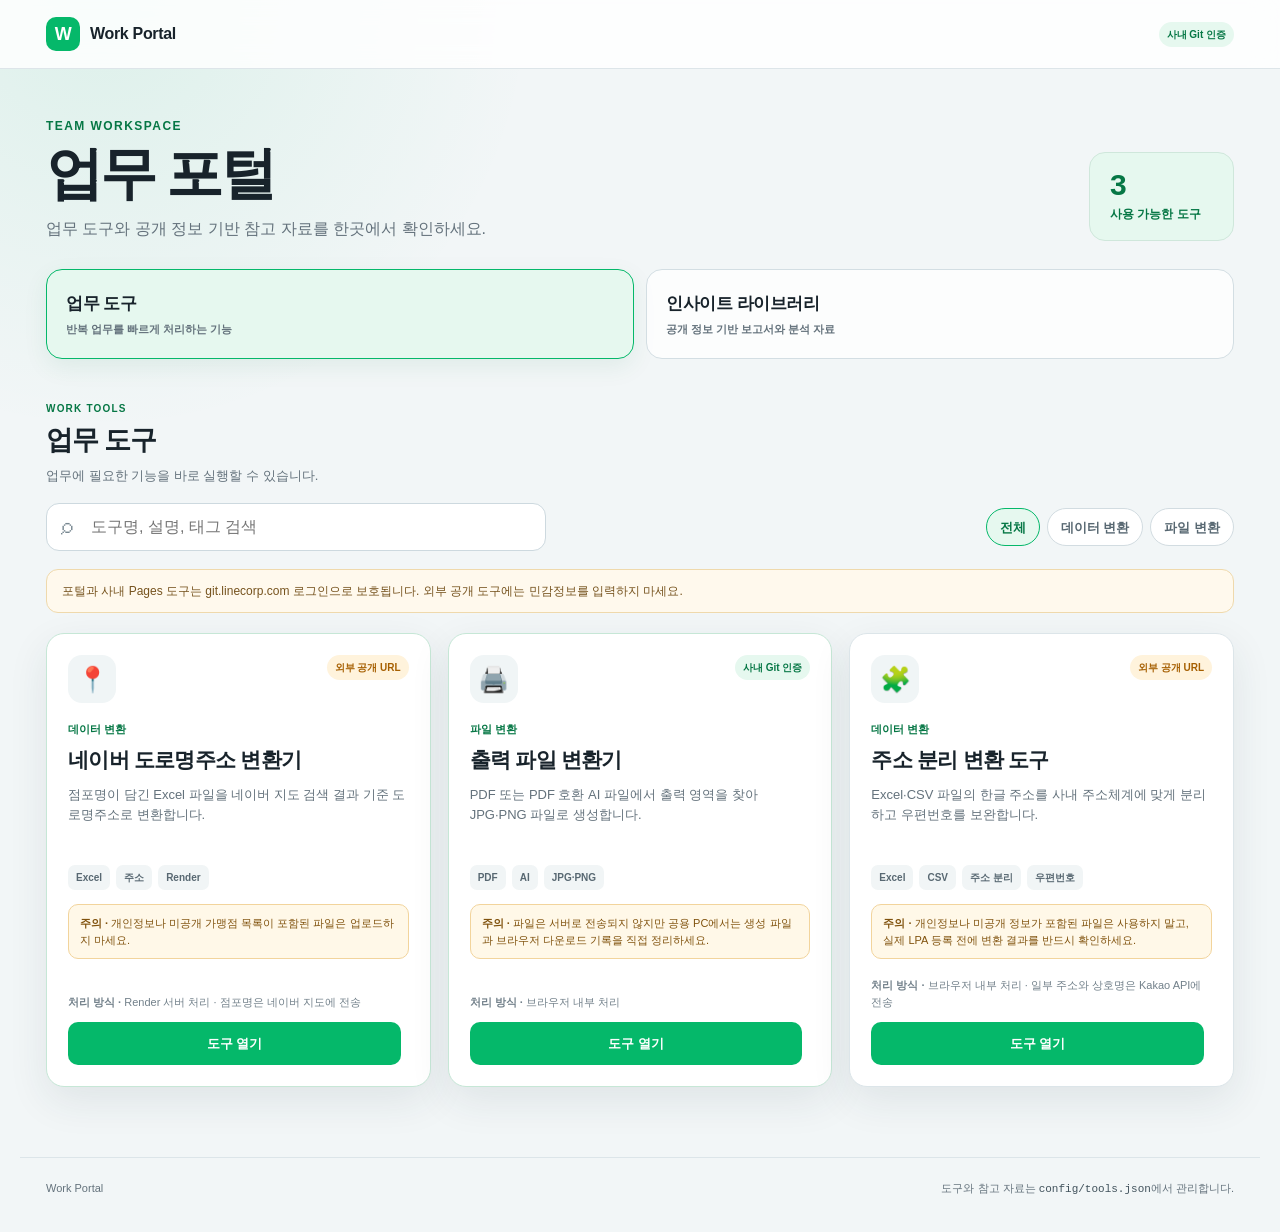
<file: index.html>
<!doctype html>
<html lang="ko">
<head>
  <meta charset="utf-8">
  <meta name="viewport" content="width=device-width, initial-scale=1">
  <meta name="color-scheme" content="light">
  <link rel="icon" href="static/favicon.svg">
  <link rel="stylesheet" href="static/styles.css">
  <title>업무 포털</title>
</head>
<body data-tools-url="config/tools.json">
  <header class="site-header">
    <div class="header-inner">
      <a class="brand" href="./" aria-label="업무 포털 홈">
        <span class="brand-mark">W</span>
        <span>Work Portal</span>
      </a>
      <span class="access-badge protected" id="portalAccessBadge">사내 Git 인증</span>
    </div>
  </header>

  <main>
    <section class="hero">
      <div class="hero-copy">
        <p class="eyebrow">TEAM WORKSPACE</p>
        <h1 id="portalTitle">업무 포털</h1>
        <p id="portalSubtitle">업무 도구와 공개 정보 기반 참고 자료를 한곳에서 확인하세요.</p>
      </div>
      <div class="hero-count"><strong id="contentCount">0</strong><span id="contentCountLabel">사용 가능한 도구</span></div>
    </section>

    <nav class="portal-nav" aria-label="업무 포털 메뉴">
      <button class="portal-tab active" type="button" data-section="tools" aria-selected="true" aria-controls="contentGrid">
        <span>업무 도구</span><small>반복 업무를 빠르게 처리하는 기능</small>
      </button>
      <button class="portal-tab" type="button" data-section="references" aria-selected="false" aria-controls="contentGrid">
        <span>인사이트 라이브러리</span><small>공개 정보 기반 보고서와 분석 자료</small>
      </button>
    </nav>

    <section class="section-heading" aria-live="polite">
      <p class="section-kicker" id="sectionKicker">WORK TOOLS</p>
      <h2 id="sectionTitle">업무 도구</h2>
      <p id="sectionDescription">업무에 필요한 기능을 바로 실행할 수 있습니다.</p>
    </section>

    <section class="toolbar" aria-label="콘텐츠 검색 및 필터">
      <label class="search-field">
        <span aria-hidden="true">⌕</span>
        <input id="searchInput" type="search" placeholder="도구명, 설명, 태그 검색" autocomplete="off">
      </label>
      <div class="category-filter" id="categoryFilter" role="group" aria-label="카테고리"></div>
    </section>

    <section class="notice" id="portalNotice" aria-label="이용 안내"></section>
    <section class="notice policy-notice" id="sectionNotice" aria-label="등록 기준" hidden></section>
    <section class="tool-grid" id="contentGrid" aria-live="polite"></section>
    <section class="empty-state" id="emptyState" hidden>
      <strong id="emptyTitle">검색 결과가 없습니다.</strong>
      <span id="emptyDescription">다른 검색어나 카테고리를 선택해 주세요.</span>
    </section>
  </main>

  <footer>
    <span>Work Portal</span>
    <span>도구와 참고 자료는 <code>config/tools.json</code>에서 관리합니다.</span>
  </footer>
  <script src="static/app.js?v=20260907-1" defer></script>
</body>
</html>
</file>
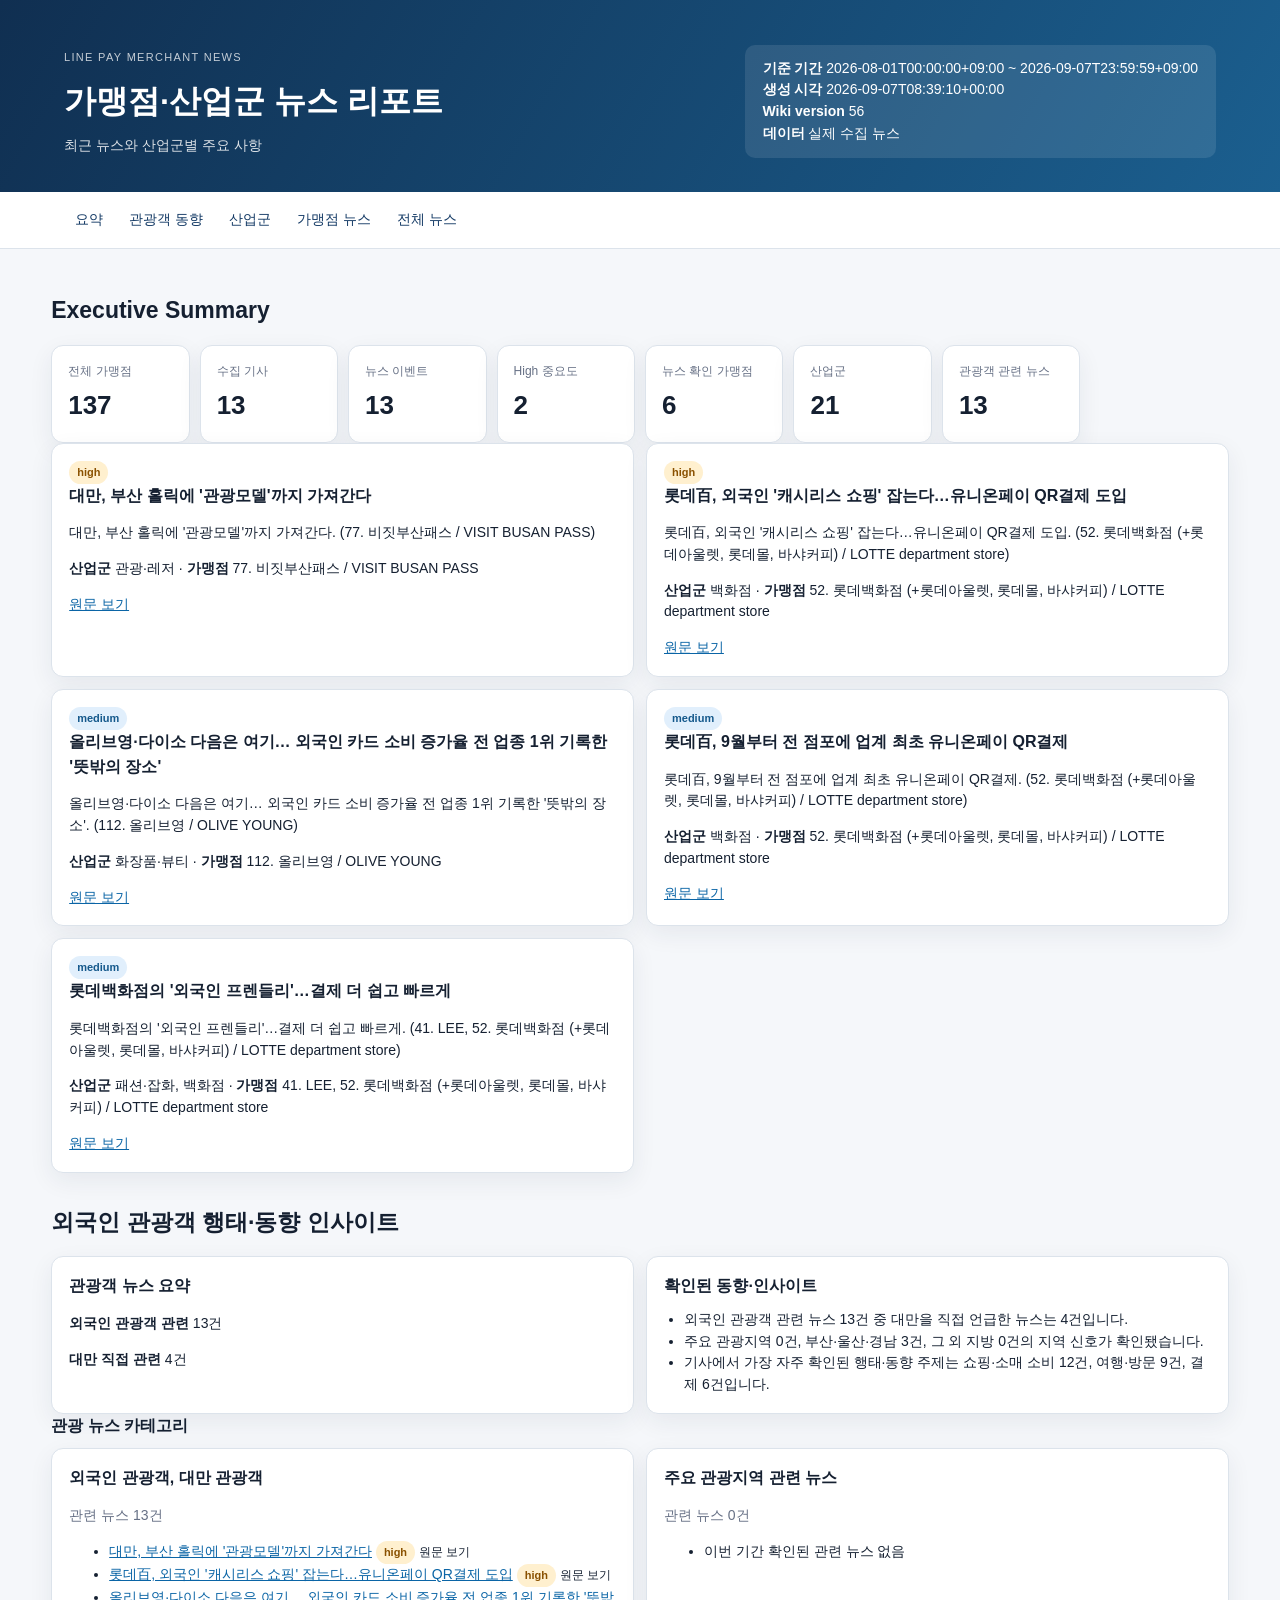
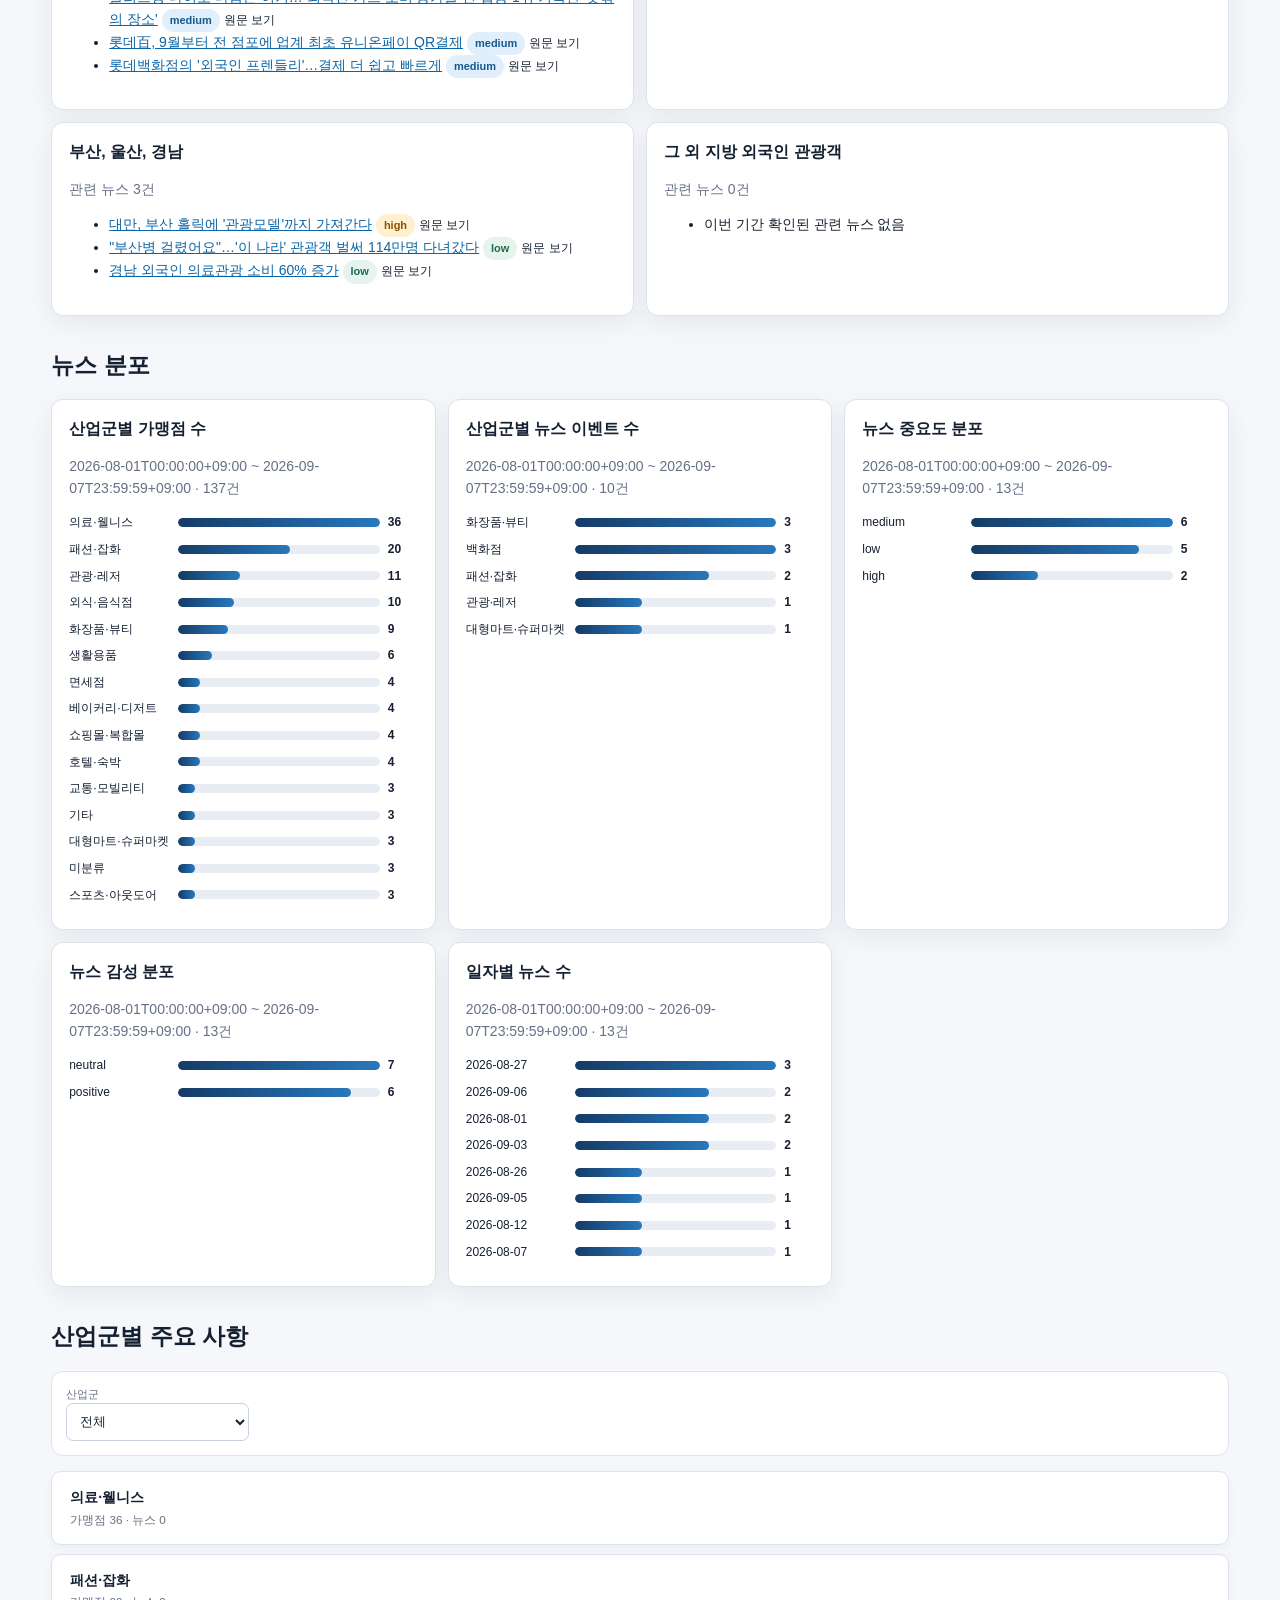
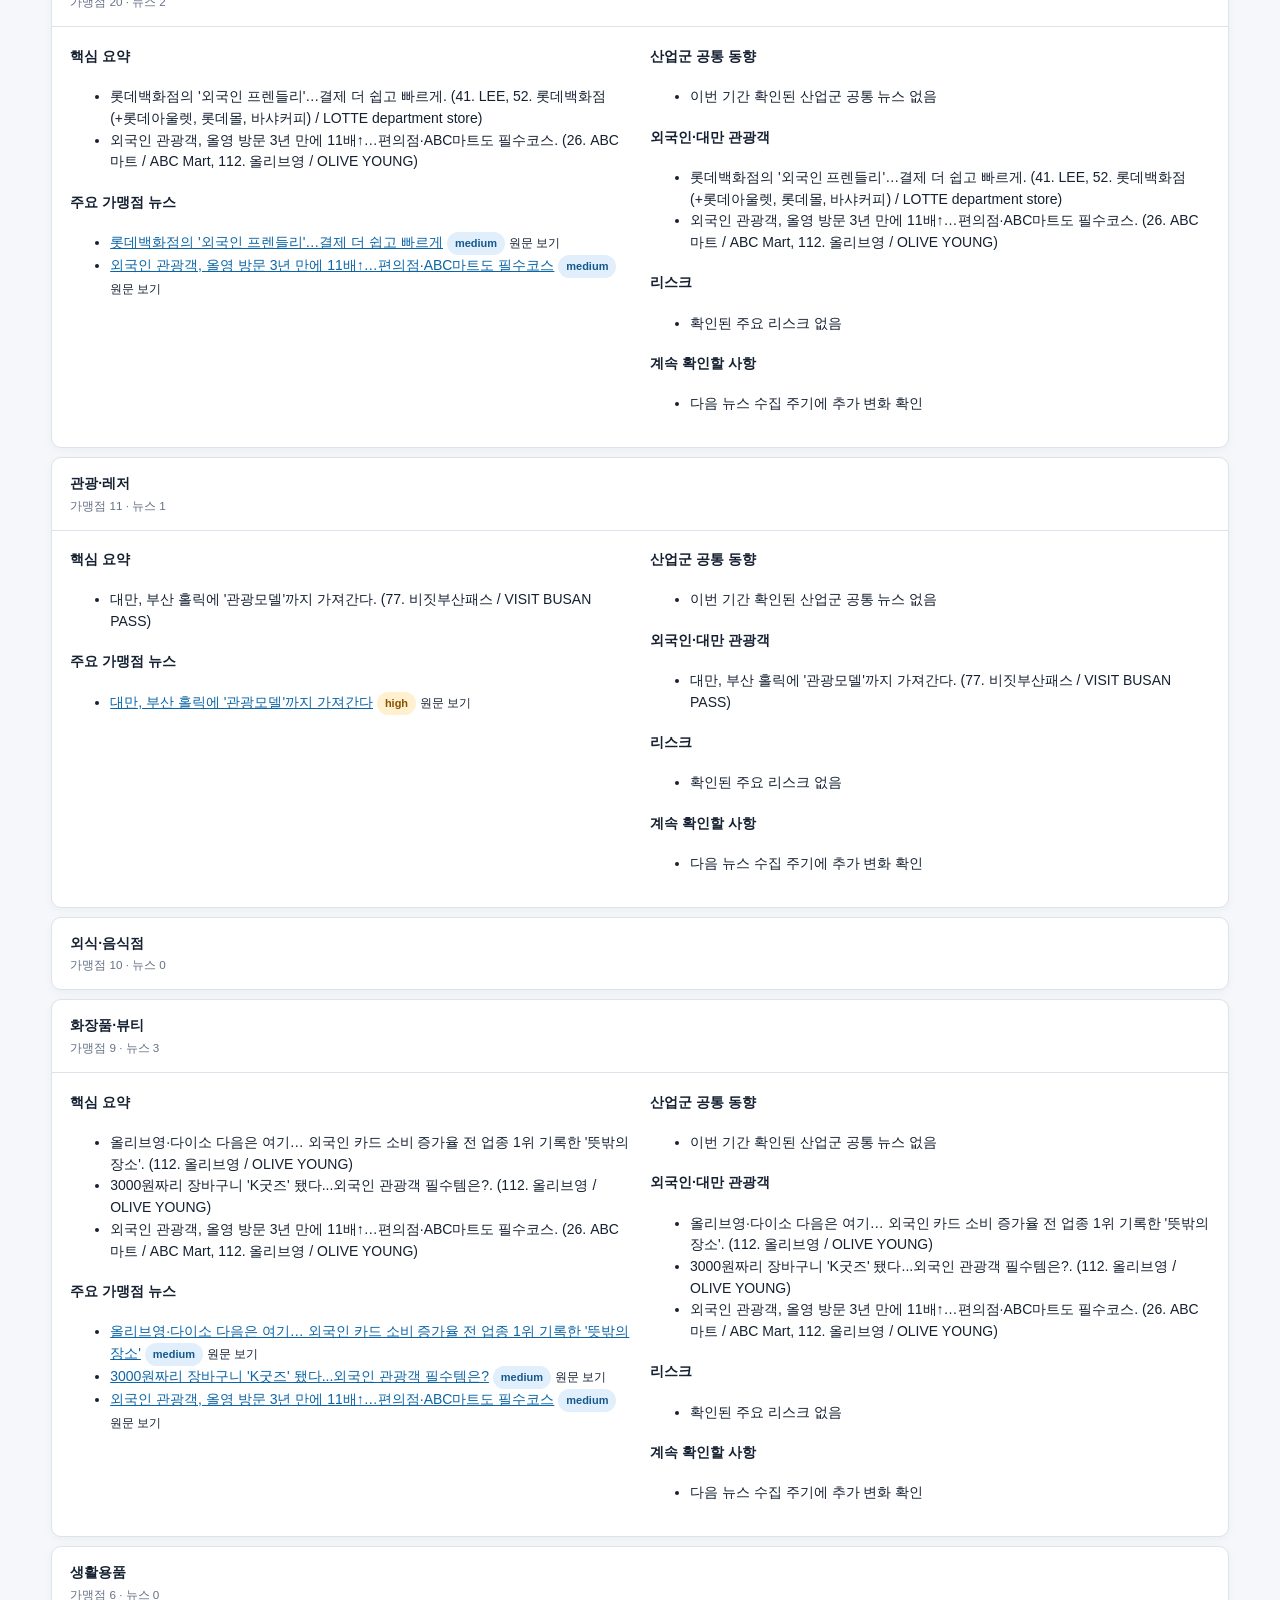
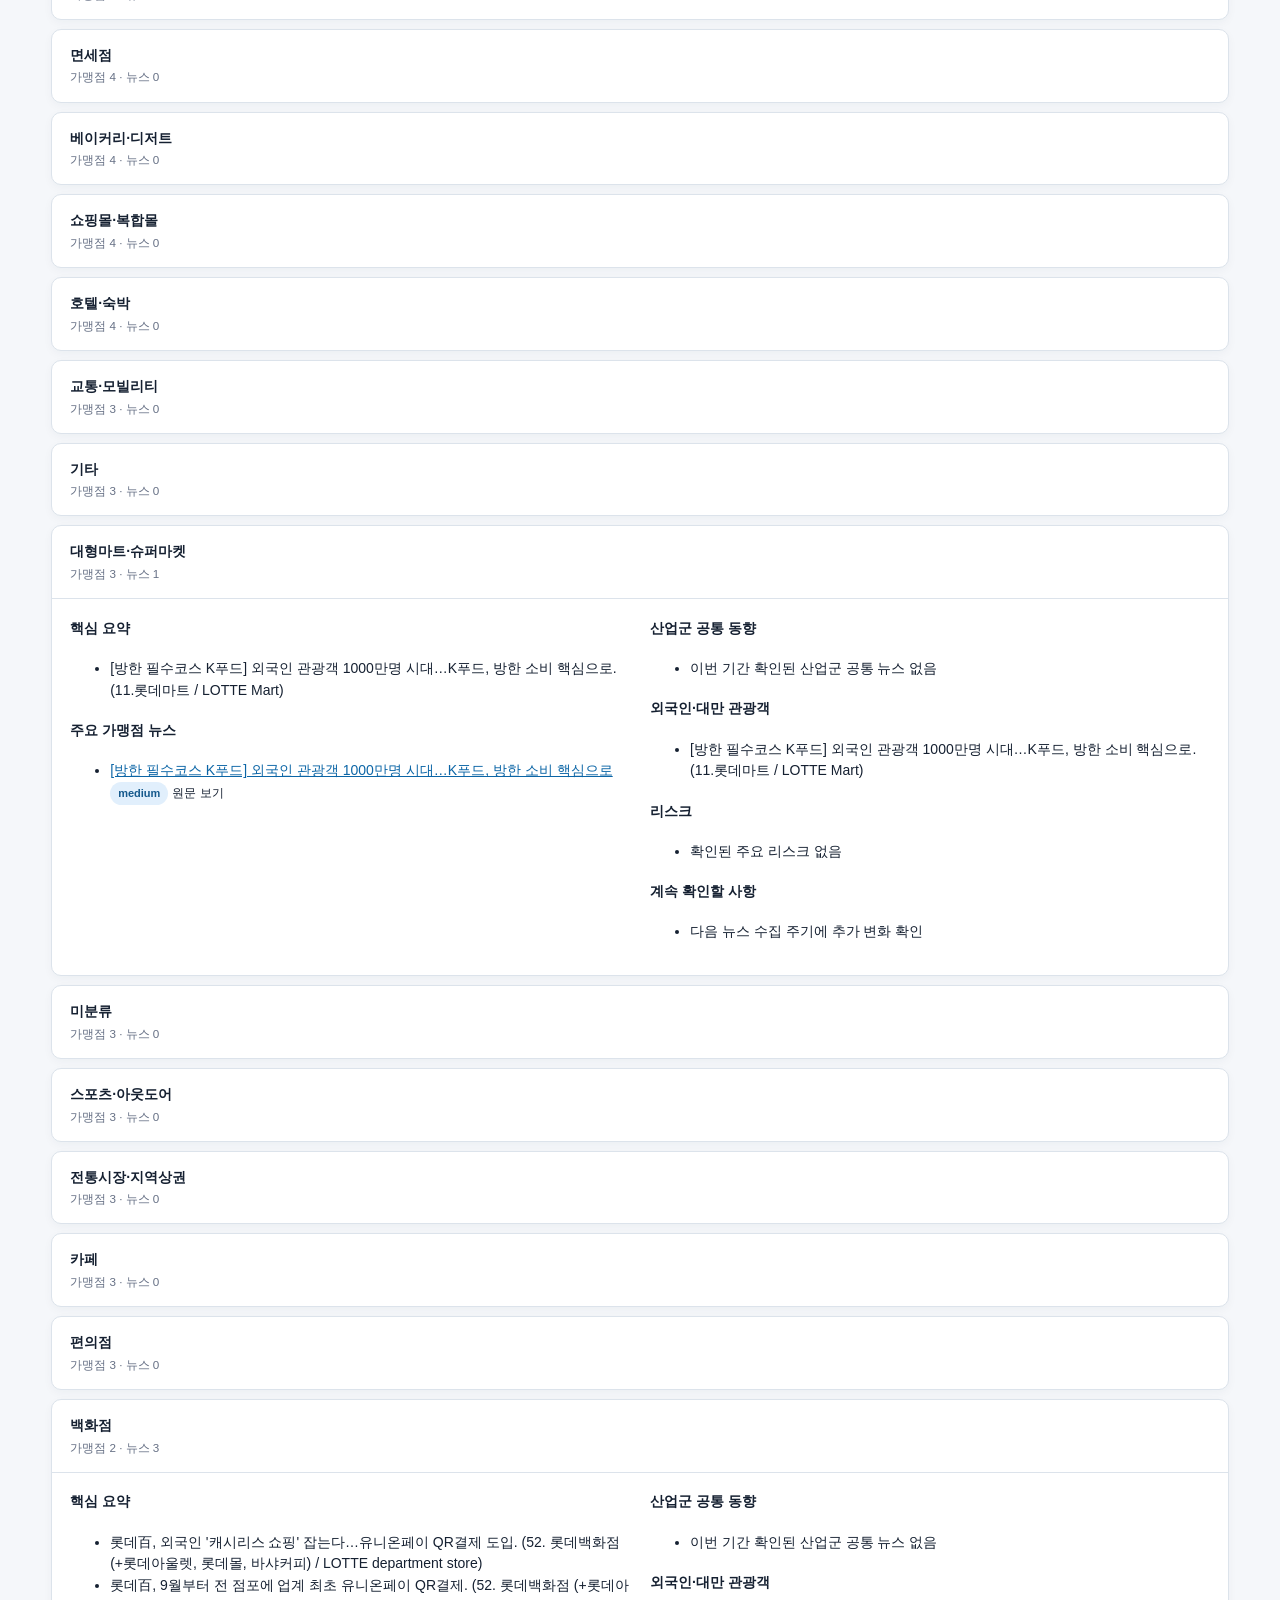
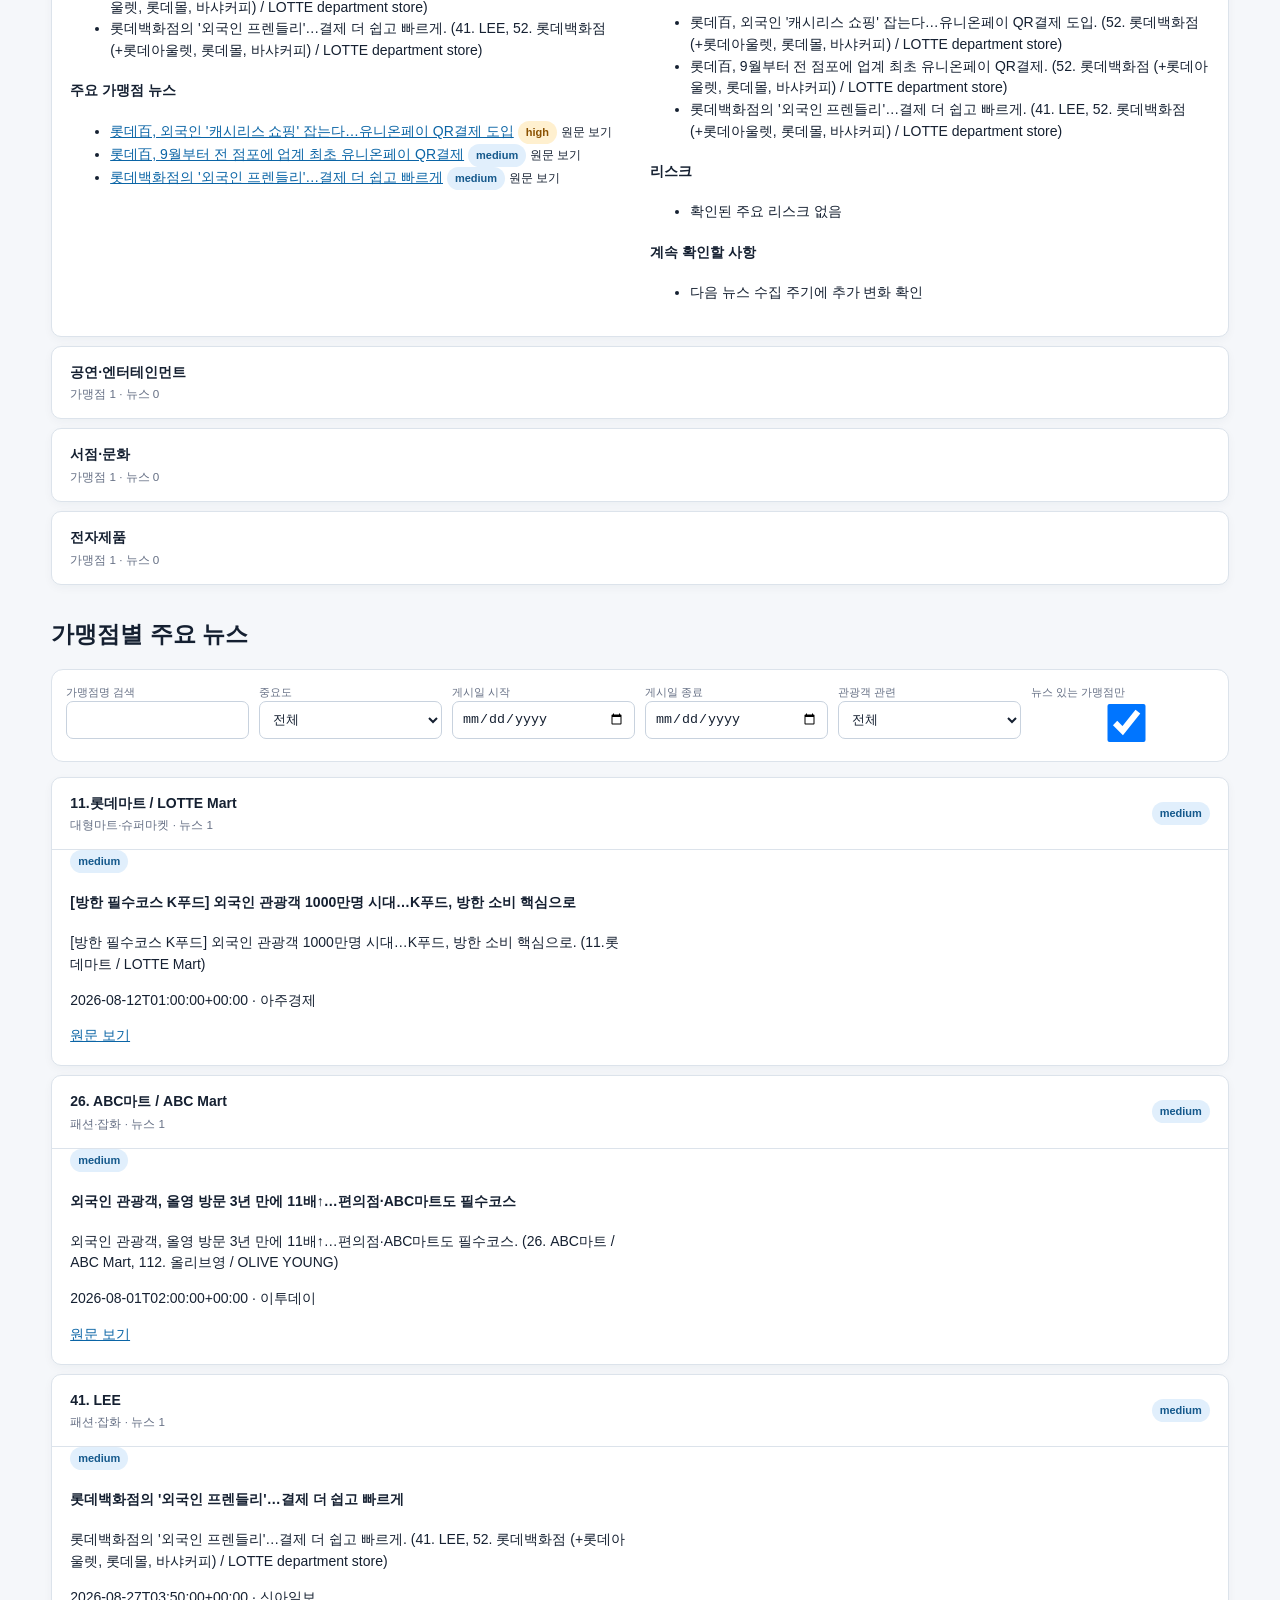
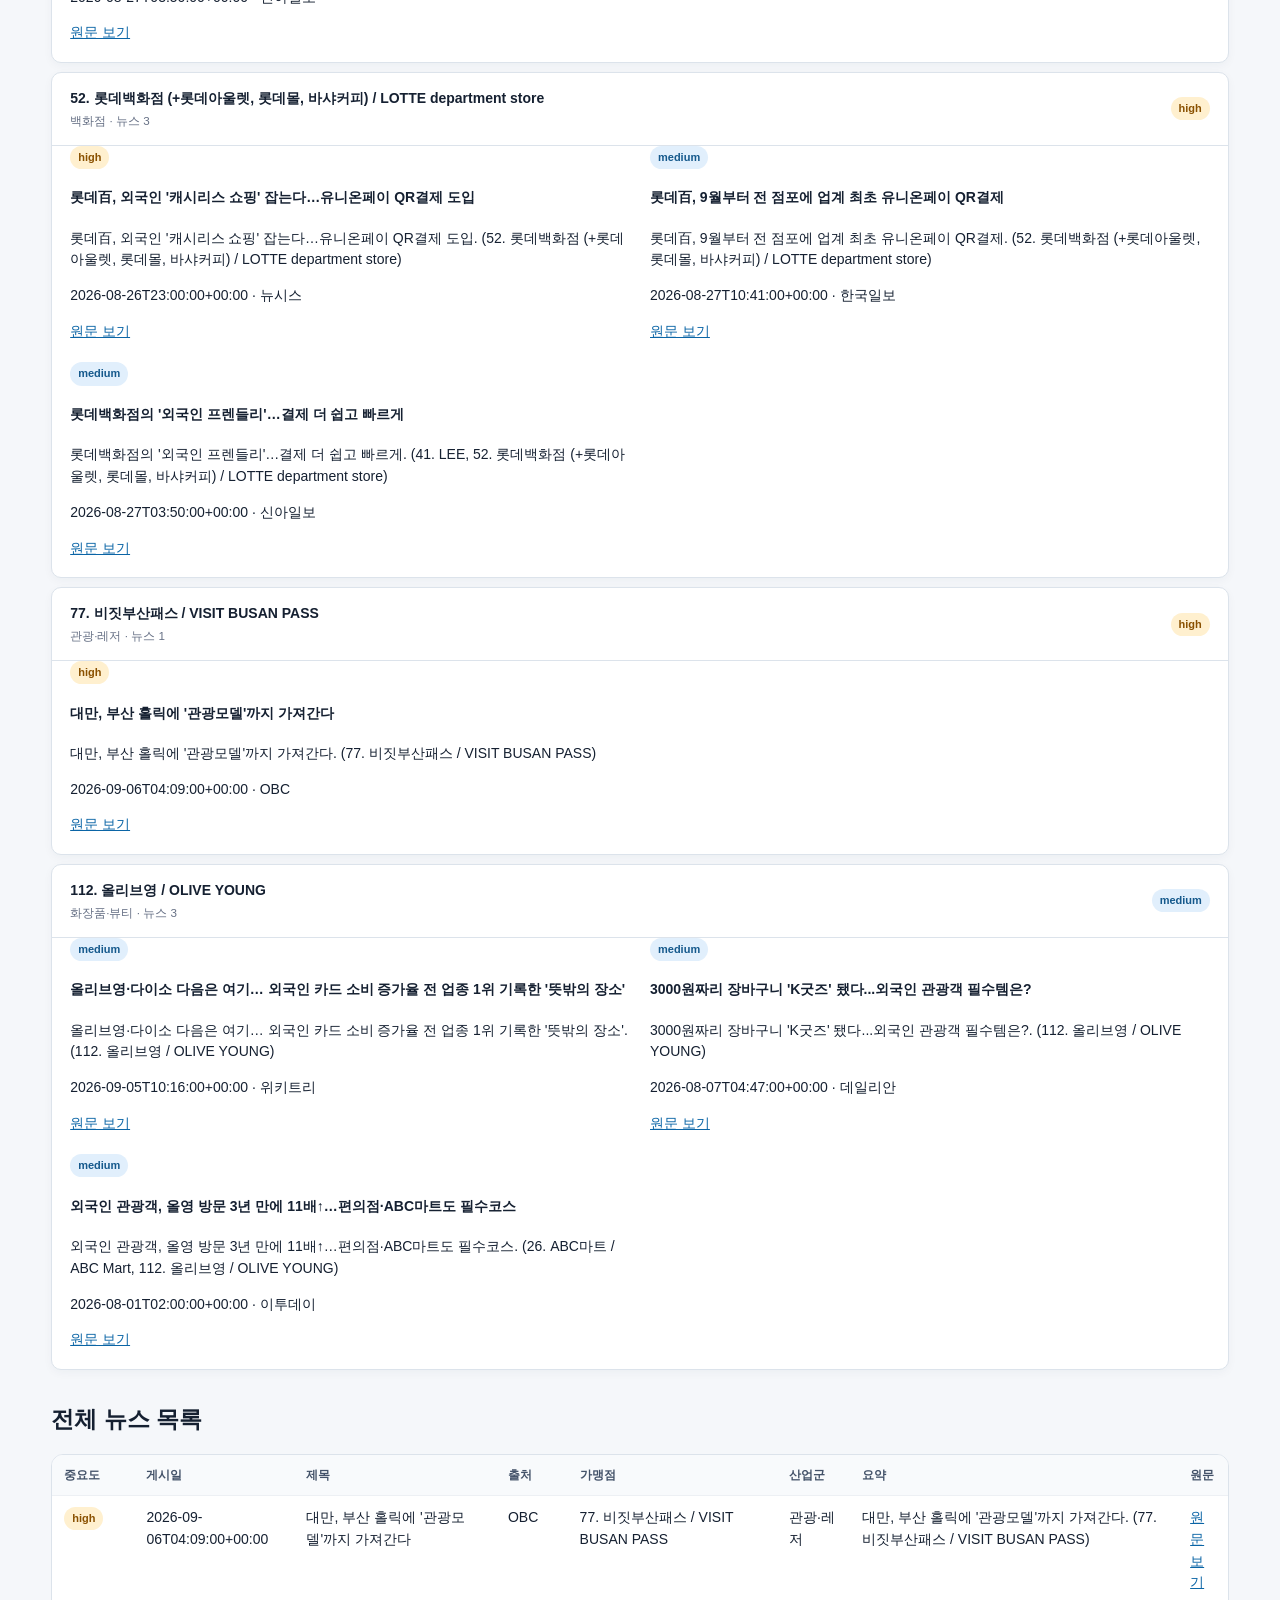
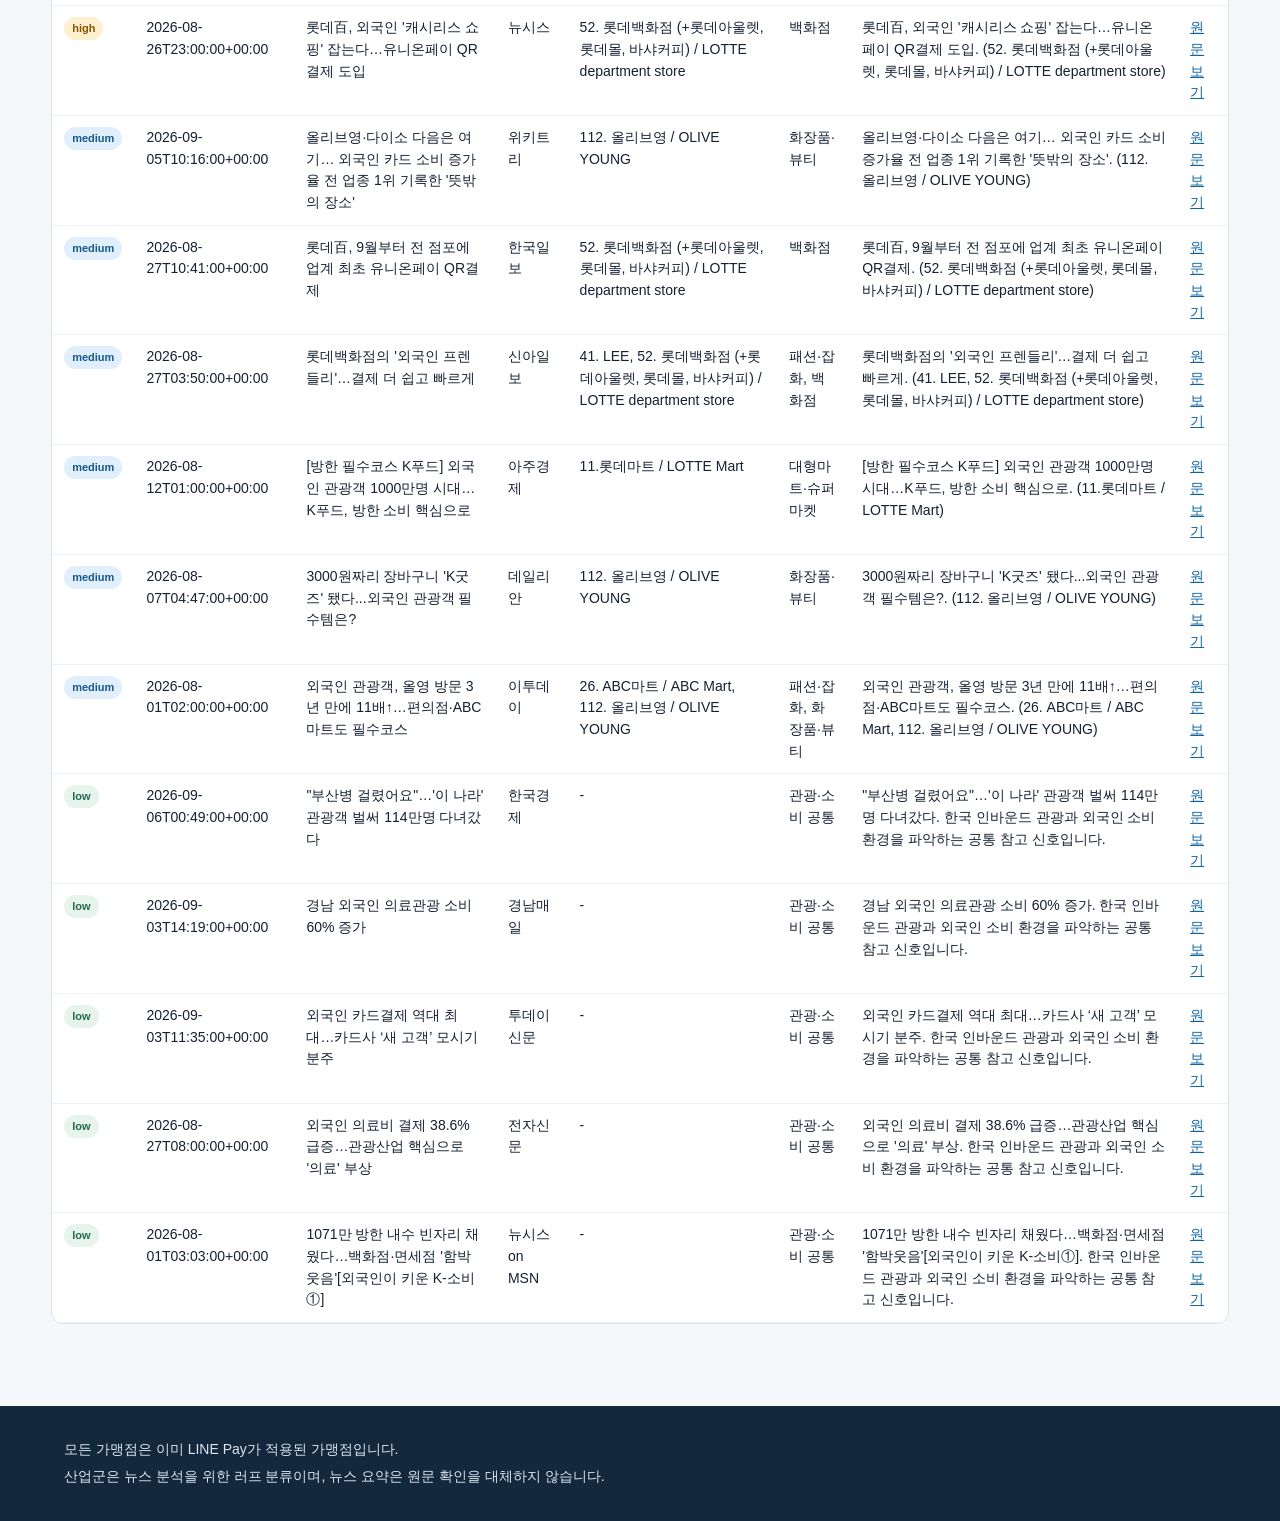
<file: reports/news-intelligence-report-2026-08-01_2026-09-07.html>
<!doctype html><html lang="ko"><head><meta charset="utf-8"><meta name="viewport" content="width=device-width,initial-scale=1"><title>가맹점·산업군 뉴스 리포트</title><style>
:root{--ink:#152031;--muted:#667085;--line:#dce3eb;--panel:#fff;--bg:#f5f7fa;--navy:#153b66;--blue:#2878bd;--green:#138a63;--amber:#b56b08;--red:#b42318;--shadow:0 8px 24px rgba(25,42,70,.07)}
*{box-sizing:border-box}html{scroll-behavior:smooth}body{margin:0;background:var(--bg);color:var(--ink);font:14px/1.55 -apple-system,BlinkMacSystemFont,"Segoe UI","Noto Sans KR",sans-serif}.fixture-warning{background:#fff1d6;color:#7a4100;padding:14px 5vw;font-weight:800;border-bottom:1px solid #f4cc83}.hero{display:flex;justify-content:space-between;gap:24px;padding:38px 5vw 28px;background:linear-gradient(120deg,#102f51,#1b5f8f);color:#fff}.hero h1{margin:4px 0;font-size:32px}.eyebrow{text-transform:uppercase;letter-spacing:.12em;font-size:11px;opacity:.75}.sub{margin:8px 0;opacity:.85}.meta{align-self:center;background:rgba(255,255,255,.1);padding:13px 18px;border-radius:10px;min-width:280px}.toc{position:sticky;top:0;z-index:5;display:flex;gap:4px;overflow:auto;padding:10px 5vw;background:#fff;border-bottom:1px solid var(--line)}.toc a{color:var(--navy);text-decoration:none;padding:7px 11px;border-radius:7px;white-space:nowrap}.toc a:hover{background:#eaf2f9}main{max-width:1600px;margin:auto;padding:12px 4vw 50px}section{scroll-margin-top:68px;margin:32px 0}h2{font-size:23px;margin:0 0 16px}h3{margin:0 0 10px;font-size:16px}.section-note,.muted,.chart-meta{color:var(--muted)}.kpis{display:grid;grid-template-columns:repeat(8,minmax(120px,1fr));gap:10px}.kpi,.panel,.chart,.summary-grid>article{background:var(--panel);border:1px solid var(--line);border-radius:12px;box-shadow:var(--shadow)}.kpi{padding:16px}.kpi span{display:block;color:var(--muted);font-size:12px}.kpi strong{display:block;font-size:26px;margin-top:5px}.summary-grid{display:grid;grid-template-columns:1.6fr 1fr;gap:14px;margin-top:14px}.summary-grid>article{padding:20px}.filters{display:grid;grid-template-columns:repeat(5,minmax(150px,1fr));gap:10px;background:#fff;border:1px solid var(--line);border-radius:12px;padding:14px;margin:15px 0}.filters label{font-size:11px;color:var(--muted)}input,select,.filters button{width:100%;min-height:38px;border:1px solid #c8d2de;border-radius:7px;background:#fff;padding:7px 9px;color:var(--ink)}.filters button{align-self:end;color:#fff;background:var(--navy);cursor:pointer}.table-wrap{overflow:auto;background:#fff;border:1px solid var(--line);border-radius:12px}table{width:100%;border-collapse:collapse;min-width:1000px}th,td{padding:11px 12px;border-bottom:1px solid #edf0f4;text-align:left;vertical-align:top}th{position:sticky;top:0;background:#f8fafc;color:#435269;font-size:12px}.sort{border:0;background:none;font:inherit;color:inherit;cursor:pointer;text-align:left}.badge{display:inline-block;border-radius:999px;padding:3px 8px;background:#e7eef6;color:#27445f;font-size:11px;font-weight:800}.badge.critical{background:#fee4e2;color:var(--red)}.badge.high{background:#fff0cf;color:#8a5100}.badge.medium{background:#e1effc;color:#15598c}.badge.low{background:#e7f4ee;color:#22684d}.chart-grid,.card-grid{display:grid;grid-template-columns:repeat(3,minmax(0,1fr));gap:12px}.chart,.panel{padding:17px}.bar-row{display:grid;grid-template-columns:minmax(90px,1fr) 2fr 30px;align-items:center;gap:8px;margin:8px 0;font-size:12px}.bar-row>span{overflow:hidden;text-overflow:ellipsis;white-space:nowrap}.bar-track{height:9px;background:#e8edf3;border-radius:9px;overflow:hidden}.bar-track i{display:block;height:100%;background:linear-gradient(90deg,var(--navy),var(--blue));border-radius:9px}.mini-kpi{background:#f1f5f9;padding:8px;border-radius:7px;margin-bottom:9px}.merchant-card{background:#fff;border:1px solid var(--line);border-radius:10px;margin:9px 0;box-shadow:0 3px 10px rgba(25,42,70,.04)}.merchant-card summary{cursor:pointer;display:flex;justify-content:space-between;align-items:center;padding:15px 18px}.merchant-card summary small{display:block;color:var(--muted);font-weight:400;margin-top:2px}.merchant-card[open] summary{border-bottom:1px solid var(--line)}.detail-grid{display:grid;grid-template-columns:1fr 1fr;gap:20px;padding:18px}.merchant-card>div:last-child{padding:0 18px 18px}.news-compact{padding-left:20px}.news-compact li{margin:10px 0}.count{font-weight:700}.empty{padding:30px;text-align:center;color:var(--muted);background:#fff;border:1px dashed var(--line);border-radius:10px}a{color:#0b65a6}footer{background:#14283d;color:#d9e5ef;padding:28px 5vw}footer p{margin:5px 0}
@media(max-width:1050px){.kpis{grid-template-columns:repeat(4,1fr)}.filters{grid-template-columns:repeat(3,1fr)}.chart-grid,.card-grid{grid-template-columns:repeat(2,1fr)}}
@media(max-width:700px){.hero{display:block}.meta{margin-top:18px}.kpis{grid-template-columns:repeat(2,1fr)}.summary-grid,.detail-grid,.chart-grid,.card-grid{grid-template-columns:1fr}.filters{grid-template-columns:1fr 1fr}main{padding-left:14px;padding-right:14px}}
@media print{body{background:#fff;font-size:11px}.toc,.filters,.sort{display:none!important}.hero{background:#fff;color:#000;padding:12px 0}.meta{border:1px solid #ccc}.kpi,.panel,.chart,.summary-grid>article,.merchant-card{box-shadow:none;break-inside:avoid}.merchant-card>summary{list-style:none}.merchant-card:not([open])>:not(summary){display:block}.table-wrap{overflow:visible}table{min-width:0}.chart-grid,.card-grid{grid-template-columns:repeat(2,1fr)}a{color:#000;text-decoration:underline}section{page-break-before:auto}}
.executive-grid{display:grid;grid-template-columns:repeat(2,1fr);gap:12px}.insight-grid,.tourism-grid{display:grid;grid-template-columns:repeat(2,minmax(0,1fr));gap:12px}.insight-grid .panel ul{margin:0;padding-left:20px}.news-filter{grid-template-columns:repeat(6,minmax(140px,1fr))}.industry-card summary{cursor:pointer}.news-row[hidden],.merchant-news-card[hidden],.industry-card[hidden]{display:none}.no-news-table{max-height:360px;overflow:auto}@media(max-width:800px){.executive-grid,.insight-grid,.tourism-grid{grid-template-columns:1fr}.news-filter{grid-template-columns:1fr 1fr}}</style></head><body>
<header class="hero"><div><p class="eyebrow">LINE Pay Merchant News</p><h1>가맹점·산업군 뉴스 리포트</h1><p class="sub">최근 뉴스와 산업군별 주요 사항</p></div><div class="meta"><b>기준 기간</b> 2026-08-01T00:00:00+09:00 ~ 2026-09-07T23:59:59+09:00<br><b>생성 시각</b> 2026-09-07T08:39:10+00:00<br><b>Wiki version</b> 56<br><b>데이터</b> 실제 수집 뉴스</div></header>
<nav class="toc"><a href="#summary">요약</a><a href="#tourism">관광객 동향</a><a href="#industries">산업군</a><a href="#merchants">가맹점 뉴스</a><a href="#all-news">전체 뉴스</a></nav><main>
<section id="summary"><h2>Executive Summary</h2><div class="kpis"><div class="kpi"><span>전체 가맹점</span><strong>137</strong></div><div class="kpi"><span>수집 기사</span><strong>13</strong></div><div class="kpi"><span>뉴스 이벤트</span><strong>13</strong></div><div class="kpi"><span>High 중요도</span><strong>2</strong></div><div class="kpi"><span>뉴스 확인 가맹점</span><strong>6</strong></div><div class="kpi"><span>산업군</span><strong>21</strong></div><div class="kpi"><span>관광객 관련 뉴스</span><strong>13</strong></div></div><div class="executive-grid"><article class="panel executive-item"><span class="badge high">high</span><h3>대만, 부산 홀릭에 &#x27;관광모델&#x27;까지 가져간다</h3><p>대만, 부산 홀릭에 &#x27;관광모델&#x27;까지 가져간다. (77. 비짓부산패스 / VISIT BUSAN PASS)</p><p><b>산업군</b> 관광·레저 · <b>가맹점</b> 77. 비짓부산패스 / VISIT BUSAN PASS</p><a href="https://www.theonetv.kr/news/articleView.html?idxno=253174" target="_blank" rel="noopener noreferrer">원문 보기</a></article><article class="panel executive-item"><span class="badge high">high</span><h3>롯데百, 외국인 &#x27;캐시리스 쇼핑&#x27; 잡는다…유니온페이 QR결제 도입</h3><p>롯데百, 외국인 &#x27;캐시리스 쇼핑&#x27; 잡는다…유니온페이 QR결제 도입. (52. 롯데백화점 (+롯데아울렛, 롯데몰, 바샤커피) / LOTTE department store)</p><p><b>산업군</b> 백화점 · <b>가맹점</b> 52. 롯데백화점 (+롯데아울렛, 롯데몰, 바샤커피) / LOTTE department store</p><a href="https://www.newsis.com/view/NISX20260826_0003763974" target="_blank" rel="noopener noreferrer">원문 보기</a></article><article class="panel executive-item"><span class="badge medium">medium</span><h3>올리브영·다이소 다음은 여기… 외국인 카드 소비 증가율 전 업종 1위 기록한 &#x27;뜻밖의 장소&#x27;</h3><p>올리브영·다이소 다음은 여기… 외국인 카드 소비 증가율 전 업종 1위 기록한 &#x27;뜻밖의 장소&#x27;. (112. 올리브영 / OLIVE YOUNG)</p><p><b>산업군</b> 화장품·뷰티 · <b>가맹점</b> 112. 올리브영 / OLIVE YOUNG</p><a href="https://www.wikitree.co.kr/articles/1157457" target="_blank" rel="noopener noreferrer">원문 보기</a></article><article class="panel executive-item"><span class="badge medium">medium</span><h3>롯데百, 9월부터 전 점포에 업계 최초 유니온페이 QR결제</h3><p>롯데百, 9월부터 전 점포에 업계 최초 유니온페이 QR결제. (52. 롯데백화점 (+롯데아울렛, 롯데몰, 바샤커피) / LOTTE department store)</p><p><b>산업군</b> 백화점 · <b>가맹점</b> 52. 롯데백화점 (+롯데아울렛, 롯데몰, 바샤커피) / LOTTE department store</p><a href="https://www.hankookilbo.com/news/article/A2026082716480000720" target="_blank" rel="noopener noreferrer">원문 보기</a></article><article class="panel executive-item"><span class="badge medium">medium</span><h3>롯데백화점의 &#x27;외국인 프렌들리&#x27;…결제 더 쉽고 빠르게</h3><p>롯데백화점의 &#x27;외국인 프렌들리&#x27;…결제 더 쉽고 빠르게. (41. LEE, 52. 롯데백화점 (+롯데아울렛, 롯데몰, 바샤커피) / LOTTE department store)</p><p><b>산업군</b> 패션·잡화, 백화점 · <b>가맹점</b> 41. LEE, 52. 롯데백화점 (+롯데아울렛, 롯데몰, 바샤커피) / LOTTE department store</p><a href="https://www.shinailbo.co.kr/news/articleView.html?idxno=5055515" target="_blank" rel="noopener noreferrer">원문 보기</a></article></div></section>
<section id="tourism"><h2>외국인 관광객 행태·동향 인사이트</h2><div class="insight-grid"><article class="panel"><h3>관광객 뉴스 요약</h3><p><b>외국인 관광객 관련</b> 13건</p><p><b>대만 직접 관련</b> 4건</p></article><article class="panel"><h3>확인된 동향·인사이트</h3><ul><li>외국인 관광객 관련 뉴스 13건 중 대만을 직접 언급한 뉴스는 4건입니다.</li><li>주요 관광지역 0건, 부산·울산·경남 3건, 그 외 지방 0건의 지역 신호가 확인됐습니다.</li><li>기사에서 가장 자주 확인된 행태·동향 주제는 쇼핑·소매 소비 12건, 여행·방문 9건, 결제 6건입니다.</li></ul></article></div><h3>관광 뉴스 카테고리</h3><div class="tourism-grid"><article class="panel"><h3>외국인 관광객, 대만 관광객</h3><p class="muted">관련 뉴스 13건</p><ul><li><a href="https://www.theonetv.kr/news/articleView.html?idxno=253174" target="_blank" rel="noopener noreferrer">대만, 부산 홀릭에 &#x27;관광모델&#x27;까지 가져간다</a> <span class="badge high">high</span> <small>원문 보기</small></li><li><a href="https://www.newsis.com/view/NISX20260826_0003763974" target="_blank" rel="noopener noreferrer">롯데百, 외국인 &#x27;캐시리스 쇼핑&#x27; 잡는다…유니온페이 QR결제 도입</a> <span class="badge high">high</span> <small>원문 보기</small></li><li><a href="https://www.wikitree.co.kr/articles/1157457" target="_blank" rel="noopener noreferrer">올리브영·다이소 다음은 여기… 외국인 카드 소비 증가율 전 업종 1위 기록한 &#x27;뜻밖의 장소&#x27;</a> <span class="badge medium">medium</span> <small>원문 보기</small></li><li><a href="https://www.hankookilbo.com/news/article/A2026082716480000720" target="_blank" rel="noopener noreferrer">롯데百, 9월부터 전 점포에 업계 최초 유니온페이 QR결제</a> <span class="badge medium">medium</span> <small>원문 보기</small></li><li><a href="https://www.shinailbo.co.kr/news/articleView.html?idxno=5055515" target="_blank" rel="noopener noreferrer">롯데백화점의 &#x27;외국인 프렌들리&#x27;…결제 더 쉽고 빠르게</a> <span class="badge medium">medium</span> <small>원문 보기</small></li></ul></article><article class="panel"><h3>주요 관광지역 관련 뉴스</h3><p class="muted">관련 뉴스 0건</p><ul><li>이번 기간 확인된 관련 뉴스 없음</li></ul></article><article class="panel"><h3>부산, 울산, 경남</h3><p class="muted">관련 뉴스 3건</p><ul><li><a href="https://www.theonetv.kr/news/articleView.html?idxno=253174" target="_blank" rel="noopener noreferrer">대만, 부산 홀릭에 &#x27;관광모델&#x27;까지 가져간다</a> <span class="badge high">high</span> <small>원문 보기</small></li><li><a href="https://www.hankyung.com/article/2026090661977" target="_blank" rel="noopener noreferrer">&quot;부산병 걸렸어요&quot;…&#x27;이 나라&#x27; 관광객 벌써 114만명 다녀갔다</a> <span class="badge low">low</span> <small>원문 보기</small></li><li><a href="https://www.gnmaeil.com/news/articleView.html?idxno=594106" target="_blank" rel="noopener noreferrer">경남 외국인 의료관광 소비 60% 증가</a> <span class="badge low">low</span> <small>원문 보기</small></li></ul></article><article class="panel"><h3>그 외 지방 외국인 관광객</h3><p class="muted">관련 뉴스 0건</p><ul><li>이번 기간 확인된 관련 뉴스 없음</li></ul></article></div></section>
<section><h2>뉴스 분포</h2><div class="chart-grid"><article class="chart"><h3>산업군별 가맹점 수</h3><p class="chart-meta">2026-08-01T00:00:00+09:00 ~ 2026-09-07T23:59:59+09:00 · 137건</p><div class="bar-row"><span>의료·웰니스</span><div class="bar-track"><i style="width:100.0%"></i></div><b>36</b></div><div class="bar-row"><span>패션·잡화</span><div class="bar-track"><i style="width:55.6%"></i></div><b>20</b></div><div class="bar-row"><span>관광·레저</span><div class="bar-track"><i style="width:30.6%"></i></div><b>11</b></div><div class="bar-row"><span>외식·음식점</span><div class="bar-track"><i style="width:27.8%"></i></div><b>10</b></div><div class="bar-row"><span>화장품·뷰티</span><div class="bar-track"><i style="width:25.0%"></i></div><b>9</b></div><div class="bar-row"><span>생활용품</span><div class="bar-track"><i style="width:16.7%"></i></div><b>6</b></div><div class="bar-row"><span>면세점</span><div class="bar-track"><i style="width:11.1%"></i></div><b>4</b></div><div class="bar-row"><span>베이커리·디저트</span><div class="bar-track"><i style="width:11.1%"></i></div><b>4</b></div><div class="bar-row"><span>쇼핑몰·복합몰</span><div class="bar-track"><i style="width:11.1%"></i></div><b>4</b></div><div class="bar-row"><span>호텔·숙박</span><div class="bar-track"><i style="width:11.1%"></i></div><b>4</b></div><div class="bar-row"><span>교통·모빌리티</span><div class="bar-track"><i style="width:8.3%"></i></div><b>3</b></div><div class="bar-row"><span>기타</span><div class="bar-track"><i style="width:8.3%"></i></div><b>3</b></div><div class="bar-row"><span>대형마트·슈퍼마켓</span><div class="bar-track"><i style="width:8.3%"></i></div><b>3</b></div><div class="bar-row"><span>미분류</span><div class="bar-track"><i style="width:8.3%"></i></div><b>3</b></div><div class="bar-row"><span>스포츠·아웃도어</span><div class="bar-track"><i style="width:8.3%"></i></div><b>3</b></div></article><article class="chart"><h3>산업군별 뉴스 이벤트 수</h3><p class="chart-meta">2026-08-01T00:00:00+09:00 ~ 2026-09-07T23:59:59+09:00 · 10건</p><div class="bar-row"><span>화장품·뷰티</span><div class="bar-track"><i style="width:100.0%"></i></div><b>3</b></div><div class="bar-row"><span>백화점</span><div class="bar-track"><i style="width:100.0%"></i></div><b>3</b></div><div class="bar-row"><span>패션·잡화</span><div class="bar-track"><i style="width:66.7%"></i></div><b>2</b></div><div class="bar-row"><span>관광·레저</span><div class="bar-track"><i style="width:33.3%"></i></div><b>1</b></div><div class="bar-row"><span>대형마트·슈퍼마켓</span><div class="bar-track"><i style="width:33.3%"></i></div><b>1</b></div></article><article class="chart"><h3>뉴스 중요도 분포</h3><p class="chart-meta">2026-08-01T00:00:00+09:00 ~ 2026-09-07T23:59:59+09:00 · 13건</p><div class="bar-row"><span>medium</span><div class="bar-track"><i style="width:100.0%"></i></div><b>6</b></div><div class="bar-row"><span>low</span><div class="bar-track"><i style="width:83.3%"></i></div><b>5</b></div><div class="bar-row"><span>high</span><div class="bar-track"><i style="width:33.3%"></i></div><b>2</b></div></article><article class="chart"><h3>뉴스 감성 분포</h3><p class="chart-meta">2026-08-01T00:00:00+09:00 ~ 2026-09-07T23:59:59+09:00 · 13건</p><div class="bar-row"><span>neutral</span><div class="bar-track"><i style="width:100.0%"></i></div><b>7</b></div><div class="bar-row"><span>positive</span><div class="bar-track"><i style="width:85.7%"></i></div><b>6</b></div></article><article class="chart"><h3>일자별 뉴스 수</h3><p class="chart-meta">2026-08-01T00:00:00+09:00 ~ 2026-09-07T23:59:59+09:00 · 13건</p><div class="bar-row"><span>2026-08-27</span><div class="bar-track"><i style="width:100.0%"></i></div><b>3</b></div><div class="bar-row"><span>2026-09-06</span><div class="bar-track"><i style="width:66.7%"></i></div><b>2</b></div><div class="bar-row"><span>2026-08-01</span><div class="bar-track"><i style="width:66.7%"></i></div><b>2</b></div><div class="bar-row"><span>2026-09-03</span><div class="bar-track"><i style="width:66.7%"></i></div><b>2</b></div><div class="bar-row"><span>2026-08-26</span><div class="bar-track"><i style="width:33.3%"></i></div><b>1</b></div><div class="bar-row"><span>2026-09-05</span><div class="bar-track"><i style="width:33.3%"></i></div><b>1</b></div><div class="bar-row"><span>2026-08-12</span><div class="bar-track"><i style="width:33.3%"></i></div><b>1</b></div><div class="bar-row"><span>2026-08-07</span><div class="bar-track"><i style="width:33.3%"></i></div><b>1</b></div></article></div></section>
<section id="industries"><h2>산업군별 주요 사항</h2><div class="filters news-filter"><label>산업군<select id="industryFilter"><option value="">전체</option><option value="의료·웰니스">의료·웰니스</option><option value="패션·잡화">패션·잡화</option><option value="관광·레저">관광·레저</option><option value="외식·음식점">외식·음식점</option><option value="화장품·뷰티">화장품·뷰티</option><option value="생활용품">생활용품</option><option value="면세점">면세점</option><option value="베이커리·디저트">베이커리·디저트</option><option value="쇼핑몰·복합몰">쇼핑몰·복합몰</option><option value="호텔·숙박">호텔·숙박</option><option value="교통·모빌리티">교통·모빌리티</option><option value="기타">기타</option><option value="대형마트·슈퍼마켓">대형마트·슈퍼마켓</option><option value="미분류">미분류</option><option value="스포츠·아웃도어">스포츠·아웃도어</option><option value="전통시장·지역상권">전통시장·지역상권</option><option value="카페">카페</option><option value="편의점">편의점</option><option value="백화점">백화점</option><option value="공연·엔터테인먼트">공연·엔터테인먼트</option><option value="서점·문화">서점·문화</option><option value="전자제품">전자제품</option></select></label></div><div id="industryCards"><details class="merchant-card industry-card" data-industry="의료·웰니스"><summary><span><b>의료·웰니스</b><small>가맹점 36 · 뉴스 0</small></span></summary><div class="detail-grid"><div><h4>핵심 요약</h4><ul><li>이번 기간 주요 뉴스 없음</li></ul><h4>주요 가맹점 뉴스</h4><ul><li>이번 기간 가맹점 직접 뉴스 없음</li></ul></div><div><h4>산업군 공통 동향</h4><ul><li>이번 기간 확인된 산업군 공통 뉴스 없음</li></ul><h4>외국인·대만 관광객</h4><ul><li>이번 기간 확인된 주요 대만 관광객 관련 뉴스 없음</li></ul><h4>리스크</h4><ul><li>확인된 주요 리스크 없음</li></ul><h4>계속 확인할 사항</h4><ul><li>다음 수집 주기에 가맹점 직접 뉴스와 산업군 공통 동향을 다시 확인</li></ul></div></div></details><details class="merchant-card industry-card" data-industry="패션·잡화" open><summary><span><b>패션·잡화</b><small>가맹점 20 · 뉴스 2</small></span></summary><div class="detail-grid"><div><h4>핵심 요약</h4><ul><li>롯데백화점의 &#x27;외국인 프렌들리&#x27;…결제 더 쉽고 빠르게. (41. LEE, 52. 롯데백화점 (+롯데아울렛, 롯데몰, 바샤커피) / LOTTE department store)</li><li>외국인 관광객, 올영 방문 3년 만에 11배↑…편의점·ABC마트도 필수코스. (26. ABC마트 / ABC Mart, 112. 올리브영 / OLIVE YOUNG)</li></ul><h4>주요 가맹점 뉴스</h4><ul><li><a href="https://www.shinailbo.co.kr/news/articleView.html?idxno=5055515" target="_blank" rel="noopener noreferrer">롯데백화점의 &#x27;외국인 프렌들리&#x27;…결제 더 쉽고 빠르게</a> <span class="badge medium">medium</span> <small>원문 보기</small></li><li><a href="https://www.etoday.co.kr/news/view/2609266" target="_blank" rel="noopener noreferrer">외국인 관광객, 올영 방문 3년 만에 11배↑…편의점·ABC마트도 필수코스</a> <span class="badge medium">medium</span> <small>원문 보기</small></li></ul></div><div><h4>산업군 공통 동향</h4><ul><li>이번 기간 확인된 산업군 공통 뉴스 없음</li></ul><h4>외국인·대만 관광객</h4><ul><li>롯데백화점의 &#x27;외국인 프렌들리&#x27;…결제 더 쉽고 빠르게. (41. LEE, 52. 롯데백화점 (+롯데아울렛, 롯데몰, 바샤커피) / LOTTE department store)</li><li>외국인 관광객, 올영 방문 3년 만에 11배↑…편의점·ABC마트도 필수코스. (26. ABC마트 / ABC Mart, 112. 올리브영 / OLIVE YOUNG)</li></ul><h4>리스크</h4><ul><li>확인된 주요 리스크 없음</li></ul><h4>계속 확인할 사항</h4><ul><li>다음 뉴스 수집 주기에 추가 변화 확인</li></ul></div></div></details><details class="merchant-card industry-card" data-industry="관광·레저" open><summary><span><b>관광·레저</b><small>가맹점 11 · 뉴스 1</small></span></summary><div class="detail-grid"><div><h4>핵심 요약</h4><ul><li>대만, 부산 홀릭에 &#x27;관광모델&#x27;까지 가져간다. (77. 비짓부산패스 / VISIT BUSAN PASS)</li></ul><h4>주요 가맹점 뉴스</h4><ul><li><a href="https://www.theonetv.kr/news/articleView.html?idxno=253174" target="_blank" rel="noopener noreferrer">대만, 부산 홀릭에 &#x27;관광모델&#x27;까지 가져간다</a> <span class="badge high">high</span> <small>원문 보기</small></li></ul></div><div><h4>산업군 공통 동향</h4><ul><li>이번 기간 확인된 산업군 공통 뉴스 없음</li></ul><h4>외국인·대만 관광객</h4><ul><li>대만, 부산 홀릭에 &#x27;관광모델&#x27;까지 가져간다. (77. 비짓부산패스 / VISIT BUSAN PASS)</li></ul><h4>리스크</h4><ul><li>확인된 주요 리스크 없음</li></ul><h4>계속 확인할 사항</h4><ul><li>다음 뉴스 수집 주기에 추가 변화 확인</li></ul></div></div></details><details class="merchant-card industry-card" data-industry="외식·음식점"><summary><span><b>외식·음식점</b><small>가맹점 10 · 뉴스 0</small></span></summary><div class="detail-grid"><div><h4>핵심 요약</h4><ul><li>이번 기간 주요 뉴스 없음</li></ul><h4>주요 가맹점 뉴스</h4><ul><li>이번 기간 가맹점 직접 뉴스 없음</li></ul></div><div><h4>산업군 공통 동향</h4><ul><li>이번 기간 확인된 산업군 공통 뉴스 없음</li></ul><h4>외국인·대만 관광객</h4><ul><li>이번 기간 확인된 주요 대만 관광객 관련 뉴스 없음</li></ul><h4>리스크</h4><ul><li>확인된 주요 리스크 없음</li></ul><h4>계속 확인할 사항</h4><ul><li>다음 수집 주기에 가맹점 직접 뉴스와 산업군 공통 동향을 다시 확인</li></ul></div></div></details><details class="merchant-card industry-card" data-industry="화장품·뷰티" open><summary><span><b>화장품·뷰티</b><small>가맹점 9 · 뉴스 3</small></span></summary><div class="detail-grid"><div><h4>핵심 요약</h4><ul><li>올리브영·다이소 다음은 여기… 외국인 카드 소비 증가율 전 업종 1위 기록한 &#x27;뜻밖의 장소&#x27;. (112. 올리브영 / OLIVE YOUNG)</li><li>3000원짜리 장바구니 &#x27;K굿즈&#x27; 됐다...외국인 관광객 필수템은?. (112. 올리브영 / OLIVE YOUNG)</li><li>외국인 관광객, 올영 방문 3년 만에 11배↑…편의점·ABC마트도 필수코스. (26. ABC마트 / ABC Mart, 112. 올리브영 / OLIVE YOUNG)</li></ul><h4>주요 가맹점 뉴스</h4><ul><li><a href="https://www.wikitree.co.kr/articles/1157457" target="_blank" rel="noopener noreferrer">올리브영·다이소 다음은 여기… 외국인 카드 소비 증가율 전 업종 1위 기록한 &#x27;뜻밖의 장소&#x27;</a> <span class="badge medium">medium</span> <small>원문 보기</small></li><li><a href="https://www.dailian.co.kr/news/view/1675822/3000원짜리-장바구니-K굿즈-됐다외-2026" target="_blank" rel="noopener noreferrer">3000원짜리 장바구니 &#x27;K굿즈&#x27; 됐다...외국인 관광객 필수템은?</a> <span class="badge medium">medium</span> <small>원문 보기</small></li><li><a href="https://www.etoday.co.kr/news/view/2609266" target="_blank" rel="noopener noreferrer">외국인 관광객, 올영 방문 3년 만에 11배↑…편의점·ABC마트도 필수코스</a> <span class="badge medium">medium</span> <small>원문 보기</small></li></ul></div><div><h4>산업군 공통 동향</h4><ul><li>이번 기간 확인된 산업군 공통 뉴스 없음</li></ul><h4>외국인·대만 관광객</h4><ul><li>올리브영·다이소 다음은 여기… 외국인 카드 소비 증가율 전 업종 1위 기록한 &#x27;뜻밖의 장소&#x27;. (112. 올리브영 / OLIVE YOUNG)</li><li>3000원짜리 장바구니 &#x27;K굿즈&#x27; 됐다...외국인 관광객 필수템은?. (112. 올리브영 / OLIVE YOUNG)</li><li>외국인 관광객, 올영 방문 3년 만에 11배↑…편의점·ABC마트도 필수코스. (26. ABC마트 / ABC Mart, 112. 올리브영 / OLIVE YOUNG)</li></ul><h4>리스크</h4><ul><li>확인된 주요 리스크 없음</li></ul><h4>계속 확인할 사항</h4><ul><li>다음 뉴스 수집 주기에 추가 변화 확인</li></ul></div></div></details><details class="merchant-card industry-card" data-industry="생활용품"><summary><span><b>생활용품</b><small>가맹점 6 · 뉴스 0</small></span></summary><div class="detail-grid"><div><h4>핵심 요약</h4><ul><li>이번 기간 주요 뉴스 없음</li></ul><h4>주요 가맹점 뉴스</h4><ul><li>이번 기간 가맹점 직접 뉴스 없음</li></ul></div><div><h4>산업군 공통 동향</h4><ul><li>이번 기간 확인된 산업군 공통 뉴스 없음</li></ul><h4>외국인·대만 관광객</h4><ul><li>이번 기간 확인된 주요 대만 관광객 관련 뉴스 없음</li></ul><h4>리스크</h4><ul><li>확인된 주요 리스크 없음</li></ul><h4>계속 확인할 사항</h4><ul><li>다음 수집 주기에 가맹점 직접 뉴스와 산업군 공통 동향을 다시 확인</li></ul></div></div></details><details class="merchant-card industry-card" data-industry="면세점"><summary><span><b>면세점</b><small>가맹점 4 · 뉴스 0</small></span></summary><div class="detail-grid"><div><h4>핵심 요약</h4><ul><li>이번 기간 주요 뉴스 없음</li></ul><h4>주요 가맹점 뉴스</h4><ul><li>이번 기간 가맹점 직접 뉴스 없음</li></ul></div><div><h4>산업군 공통 동향</h4><ul><li>이번 기간 확인된 산업군 공통 뉴스 없음</li></ul><h4>외국인·대만 관광객</h4><ul><li>이번 기간 확인된 주요 대만 관광객 관련 뉴스 없음</li></ul><h4>리스크</h4><ul><li>확인된 주요 리스크 없음</li></ul><h4>계속 확인할 사항</h4><ul><li>다음 수집 주기에 가맹점 직접 뉴스와 산업군 공통 동향을 다시 확인</li></ul></div></div></details><details class="merchant-card industry-card" data-industry="베이커리·디저트"><summary><span><b>베이커리·디저트</b><small>가맹점 4 · 뉴스 0</small></span></summary><div class="detail-grid"><div><h4>핵심 요약</h4><ul><li>이번 기간 주요 뉴스 없음</li></ul><h4>주요 가맹점 뉴스</h4><ul><li>이번 기간 가맹점 직접 뉴스 없음</li></ul></div><div><h4>산업군 공통 동향</h4><ul><li>이번 기간 확인된 산업군 공통 뉴스 없음</li></ul><h4>외국인·대만 관광객</h4><ul><li>이번 기간 확인된 주요 대만 관광객 관련 뉴스 없음</li></ul><h4>리스크</h4><ul><li>확인된 주요 리스크 없음</li></ul><h4>계속 확인할 사항</h4><ul><li>다음 수집 주기에 가맹점 직접 뉴스와 산업군 공통 동향을 다시 확인</li></ul></div></div></details><details class="merchant-card industry-card" data-industry="쇼핑몰·복합몰"><summary><span><b>쇼핑몰·복합몰</b><small>가맹점 4 · 뉴스 0</small></span></summary><div class="detail-grid"><div><h4>핵심 요약</h4><ul><li>이번 기간 주요 뉴스 없음</li></ul><h4>주요 가맹점 뉴스</h4><ul><li>이번 기간 가맹점 직접 뉴스 없음</li></ul></div><div><h4>산업군 공통 동향</h4><ul><li>이번 기간 확인된 산업군 공통 뉴스 없음</li></ul><h4>외국인·대만 관광객</h4><ul><li>이번 기간 확인된 주요 대만 관광객 관련 뉴스 없음</li></ul><h4>리스크</h4><ul><li>확인된 주요 리스크 없음</li></ul><h4>계속 확인할 사항</h4><ul><li>다음 수집 주기에 가맹점 직접 뉴스와 산업군 공통 동향을 다시 확인</li></ul></div></div></details><details class="merchant-card industry-card" data-industry="호텔·숙박"><summary><span><b>호텔·숙박</b><small>가맹점 4 · 뉴스 0</small></span></summary><div class="detail-grid"><div><h4>핵심 요약</h4><ul><li>이번 기간 주요 뉴스 없음</li></ul><h4>주요 가맹점 뉴스</h4><ul><li>이번 기간 가맹점 직접 뉴스 없음</li></ul></div><div><h4>산업군 공통 동향</h4><ul><li>이번 기간 확인된 산업군 공통 뉴스 없음</li></ul><h4>외국인·대만 관광객</h4><ul><li>이번 기간 확인된 주요 대만 관광객 관련 뉴스 없음</li></ul><h4>리스크</h4><ul><li>확인된 주요 리스크 없음</li></ul><h4>계속 확인할 사항</h4><ul><li>다음 수집 주기에 가맹점 직접 뉴스와 산업군 공통 동향을 다시 확인</li></ul></div></div></details><details class="merchant-card industry-card" data-industry="교통·모빌리티"><summary><span><b>교통·모빌리티</b><small>가맹점 3 · 뉴스 0</small></span></summary><div class="detail-grid"><div><h4>핵심 요약</h4><ul><li>이번 기간 주요 뉴스 없음</li></ul><h4>주요 가맹점 뉴스</h4><ul><li>이번 기간 가맹점 직접 뉴스 없음</li></ul></div><div><h4>산업군 공통 동향</h4><ul><li>이번 기간 확인된 산업군 공통 뉴스 없음</li></ul><h4>외국인·대만 관광객</h4><ul><li>이번 기간 확인된 주요 대만 관광객 관련 뉴스 없음</li></ul><h4>리스크</h4><ul><li>확인된 주요 리스크 없음</li></ul><h4>계속 확인할 사항</h4><ul><li>다음 수집 주기에 가맹점 직접 뉴스와 산업군 공통 동향을 다시 확인</li></ul></div></div></details><details class="merchant-card industry-card" data-industry="기타"><summary><span><b>기타</b><small>가맹점 3 · 뉴스 0</small></span></summary><div class="detail-grid"><div><h4>핵심 요약</h4><ul><li>이번 기간 주요 뉴스 없음</li></ul><h4>주요 가맹점 뉴스</h4><ul><li>이번 기간 가맹점 직접 뉴스 없음</li></ul></div><div><h4>산업군 공통 동향</h4><ul><li>이번 기간 확인된 산업군 공통 뉴스 없음</li></ul><h4>외국인·대만 관광객</h4><ul><li>이번 기간 확인된 주요 대만 관광객 관련 뉴스 없음</li></ul><h4>리스크</h4><ul><li>확인된 주요 리스크 없음</li></ul><h4>계속 확인할 사항</h4><ul><li>다음 수집 주기에 가맹점 직접 뉴스와 산업군 공통 동향을 다시 확인</li></ul></div></div></details><details class="merchant-card industry-card" data-industry="대형마트·슈퍼마켓" open><summary><span><b>대형마트·슈퍼마켓</b><small>가맹점 3 · 뉴스 1</small></span></summary><div class="detail-grid"><div><h4>핵심 요약</h4><ul><li>[방한 필수코스 K푸드] 외국인 관광객 1000만명 시대…K푸드, 방한 소비 핵심으로. (11.롯데마트 / LOTTE Mart)</li></ul><h4>주요 가맹점 뉴스</h4><ul><li><a href="https://www.ajunews.com/view/20260811135040505" target="_blank" rel="noopener noreferrer">[방한 필수코스 K푸드] 외국인 관광객 1000만명 시대…K푸드, 방한 소비 핵심으로</a> <span class="badge medium">medium</span> <small>원문 보기</small></li></ul></div><div><h4>산업군 공통 동향</h4><ul><li>이번 기간 확인된 산업군 공통 뉴스 없음</li></ul><h4>외국인·대만 관광객</h4><ul><li>[방한 필수코스 K푸드] 외국인 관광객 1000만명 시대…K푸드, 방한 소비 핵심으로. (11.롯데마트 / LOTTE Mart)</li></ul><h4>리스크</h4><ul><li>확인된 주요 리스크 없음</li></ul><h4>계속 확인할 사항</h4><ul><li>다음 뉴스 수집 주기에 추가 변화 확인</li></ul></div></div></details><details class="merchant-card industry-card" data-industry="미분류"><summary><span><b>미분류</b><small>가맹점 3 · 뉴스 0</small></span></summary><div class="detail-grid"><div><h4>핵심 요약</h4><ul><li>이번 기간 주요 뉴스 없음</li></ul><h4>주요 가맹점 뉴스</h4><ul><li>이번 기간 가맹점 직접 뉴스 없음</li></ul></div><div><h4>산업군 공통 동향</h4><ul><li>이번 기간 확인된 산업군 공통 뉴스 없음</li></ul><h4>외국인·대만 관광객</h4><ul><li>이번 기간 확인된 주요 대만 관광객 관련 뉴스 없음</li></ul><h4>리스크</h4><ul><li>확인된 주요 리스크 없음</li></ul><h4>계속 확인할 사항</h4><ul><li>다음 수집 주기에 가맹점 직접 뉴스와 산업군 공통 동향을 다시 확인</li></ul></div></div></details><details class="merchant-card industry-card" data-industry="스포츠·아웃도어"><summary><span><b>스포츠·아웃도어</b><small>가맹점 3 · 뉴스 0</small></span></summary><div class="detail-grid"><div><h4>핵심 요약</h4><ul><li>이번 기간 주요 뉴스 없음</li></ul><h4>주요 가맹점 뉴스</h4><ul><li>이번 기간 가맹점 직접 뉴스 없음</li></ul></div><div><h4>산업군 공통 동향</h4><ul><li>이번 기간 확인된 산업군 공통 뉴스 없음</li></ul><h4>외국인·대만 관광객</h4><ul><li>이번 기간 확인된 주요 대만 관광객 관련 뉴스 없음</li></ul><h4>리스크</h4><ul><li>확인된 주요 리스크 없음</li></ul><h4>계속 확인할 사항</h4><ul><li>다음 수집 주기에 가맹점 직접 뉴스와 산업군 공통 동향을 다시 확인</li></ul></div></div></details><details class="merchant-card industry-card" data-industry="전통시장·지역상권"><summary><span><b>전통시장·지역상권</b><small>가맹점 3 · 뉴스 0</small></span></summary><div class="detail-grid"><div><h4>핵심 요약</h4><ul><li>이번 기간 주요 뉴스 없음</li></ul><h4>주요 가맹점 뉴스</h4><ul><li>이번 기간 가맹점 직접 뉴스 없음</li></ul></div><div><h4>산업군 공통 동향</h4><ul><li>이번 기간 확인된 산업군 공통 뉴스 없음</li></ul><h4>외국인·대만 관광객</h4><ul><li>이번 기간 확인된 주요 대만 관광객 관련 뉴스 없음</li></ul><h4>리스크</h4><ul><li>확인된 주요 리스크 없음</li></ul><h4>계속 확인할 사항</h4><ul><li>다음 수집 주기에 가맹점 직접 뉴스와 산업군 공통 동향을 다시 확인</li></ul></div></div></details><details class="merchant-card industry-card" data-industry="카페"><summary><span><b>카페</b><small>가맹점 3 · 뉴스 0</small></span></summary><div class="detail-grid"><div><h4>핵심 요약</h4><ul><li>이번 기간 주요 뉴스 없음</li></ul><h4>주요 가맹점 뉴스</h4><ul><li>이번 기간 가맹점 직접 뉴스 없음</li></ul></div><div><h4>산업군 공통 동향</h4><ul><li>이번 기간 확인된 산업군 공통 뉴스 없음</li></ul><h4>외국인·대만 관광객</h4><ul><li>이번 기간 확인된 주요 대만 관광객 관련 뉴스 없음</li></ul><h4>리스크</h4><ul><li>확인된 주요 리스크 없음</li></ul><h4>계속 확인할 사항</h4><ul><li>다음 수집 주기에 가맹점 직접 뉴스와 산업군 공통 동향을 다시 확인</li></ul></div></div></details><details class="merchant-card industry-card" data-industry="편의점"><summary><span><b>편의점</b><small>가맹점 3 · 뉴스 0</small></span></summary><div class="detail-grid"><div><h4>핵심 요약</h4><ul><li>이번 기간 주요 뉴스 없음</li></ul><h4>주요 가맹점 뉴스</h4><ul><li>이번 기간 가맹점 직접 뉴스 없음</li></ul></div><div><h4>산업군 공통 동향</h4><ul><li>이번 기간 확인된 산업군 공통 뉴스 없음</li></ul><h4>외국인·대만 관광객</h4><ul><li>이번 기간 확인된 주요 대만 관광객 관련 뉴스 없음</li></ul><h4>리스크</h4><ul><li>확인된 주요 리스크 없음</li></ul><h4>계속 확인할 사항</h4><ul><li>다음 수집 주기에 가맹점 직접 뉴스와 산업군 공통 동향을 다시 확인</li></ul></div></div></details><details class="merchant-card industry-card" data-industry="백화점" open><summary><span><b>백화점</b><small>가맹점 2 · 뉴스 3</small></span></summary><div class="detail-grid"><div><h4>핵심 요약</h4><ul><li>롯데百, 외국인 &#x27;캐시리스 쇼핑&#x27; 잡는다…유니온페이 QR결제 도입. (52. 롯데백화점 (+롯데아울렛, 롯데몰, 바샤커피) / LOTTE department store)</li><li>롯데百, 9월부터 전 점포에 업계 최초 유니온페이 QR결제. (52. 롯데백화점 (+롯데아울렛, 롯데몰, 바샤커피) / LOTTE department store)</li><li>롯데백화점의 &#x27;외국인 프렌들리&#x27;…결제 더 쉽고 빠르게. (41. LEE, 52. 롯데백화점 (+롯데아울렛, 롯데몰, 바샤커피) / LOTTE department store)</li></ul><h4>주요 가맹점 뉴스</h4><ul><li><a href="https://www.newsis.com/view/NISX20260826_0003763974" target="_blank" rel="noopener noreferrer">롯데百, 외국인 &#x27;캐시리스 쇼핑&#x27; 잡는다…유니온페이 QR결제 도입</a> <span class="badge high">high</span> <small>원문 보기</small></li><li><a href="https://www.hankookilbo.com/news/article/A2026082716480000720" target="_blank" rel="noopener noreferrer">롯데百, 9월부터 전 점포에 업계 최초 유니온페이 QR결제</a> <span class="badge medium">medium</span> <small>원문 보기</small></li><li><a href="https://www.shinailbo.co.kr/news/articleView.html?idxno=5055515" target="_blank" rel="noopener noreferrer">롯데백화점의 &#x27;외국인 프렌들리&#x27;…결제 더 쉽고 빠르게</a> <span class="badge medium">medium</span> <small>원문 보기</small></li></ul></div><div><h4>산업군 공통 동향</h4><ul><li>이번 기간 확인된 산업군 공통 뉴스 없음</li></ul><h4>외국인·대만 관광객</h4><ul><li>롯데百, 외국인 &#x27;캐시리스 쇼핑&#x27; 잡는다…유니온페이 QR결제 도입. (52. 롯데백화점 (+롯데아울렛, 롯데몰, 바샤커피) / LOTTE department store)</li><li>롯데百, 9월부터 전 점포에 업계 최초 유니온페이 QR결제. (52. 롯데백화점 (+롯데아울렛, 롯데몰, 바샤커피) / LOTTE department store)</li><li>롯데백화점의 &#x27;외국인 프렌들리&#x27;…결제 더 쉽고 빠르게. (41. LEE, 52. 롯데백화점 (+롯데아울렛, 롯데몰, 바샤커피) / LOTTE department store)</li></ul><h4>리스크</h4><ul><li>확인된 주요 리스크 없음</li></ul><h4>계속 확인할 사항</h4><ul><li>다음 뉴스 수집 주기에 추가 변화 확인</li></ul></div></div></details><details class="merchant-card industry-card" data-industry="공연·엔터테인먼트"><summary><span><b>공연·엔터테인먼트</b><small>가맹점 1 · 뉴스 0</small></span></summary><div class="detail-grid"><div><h4>핵심 요약</h4><ul><li>이번 기간 주요 뉴스 없음</li></ul><h4>주요 가맹점 뉴스</h4><ul><li>이번 기간 가맹점 직접 뉴스 없음</li></ul></div><div><h4>산업군 공통 동향</h4><ul><li>이번 기간 확인된 산업군 공통 뉴스 없음</li></ul><h4>외국인·대만 관광객</h4><ul><li>이번 기간 확인된 주요 대만 관광객 관련 뉴스 없음</li></ul><h4>리스크</h4><ul><li>확인된 주요 리스크 없음</li></ul><h4>계속 확인할 사항</h4><ul><li>다음 수집 주기에 가맹점 직접 뉴스와 산업군 공통 동향을 다시 확인</li></ul></div></div></details><details class="merchant-card industry-card" data-industry="서점·문화"><summary><span><b>서점·문화</b><small>가맹점 1 · 뉴스 0</small></span></summary><div class="detail-grid"><div><h4>핵심 요약</h4><ul><li>이번 기간 주요 뉴스 없음</li></ul><h4>주요 가맹점 뉴스</h4><ul><li>이번 기간 가맹점 직접 뉴스 없음</li></ul></div><div><h4>산업군 공통 동향</h4><ul><li>이번 기간 확인된 산업군 공통 뉴스 없음</li></ul><h4>외국인·대만 관광객</h4><ul><li>이번 기간 확인된 주요 대만 관광객 관련 뉴스 없음</li></ul><h4>리스크</h4><ul><li>확인된 주요 리스크 없음</li></ul><h4>계속 확인할 사항</h4><ul><li>다음 수집 주기에 가맹점 직접 뉴스와 산업군 공통 동향을 다시 확인</li></ul></div></div></details><details class="merchant-card industry-card" data-industry="전자제품"><summary><span><b>전자제품</b><small>가맹점 1 · 뉴스 0</small></span></summary><div class="detail-grid"><div><h4>핵심 요약</h4><ul><li>이번 기간 주요 뉴스 없음</li></ul><h4>주요 가맹점 뉴스</h4><ul><li>이번 기간 가맹점 직접 뉴스 없음</li></ul></div><div><h4>산업군 공통 동향</h4><ul><li>이번 기간 확인된 산업군 공통 뉴스 없음</li></ul><h4>외국인·대만 관광객</h4><ul><li>이번 기간 확인된 주요 대만 관광객 관련 뉴스 없음</li></ul><h4>리스크</h4><ul><li>확인된 주요 리스크 없음</li></ul><h4>계속 확인할 사항</h4><ul><li>다음 수집 주기에 가맹점 직접 뉴스와 산업군 공통 동향을 다시 확인</li></ul></div></div></details></div></section>
<section id="merchants"><h2>가맹점별 주요 뉴스</h2><div class="filters news-filter"><label>가맹점명 검색<input id="merchantSearch" type="search"></label><label>중요도<select id="importanceFilter"><option value="">전체</option><option>high</option><option>medium</option><option>low</option></select></label><label>게시일 시작<input id="dateFrom" type="date"></label><label>게시일 종료<input id="dateTo" type="date"></label><label>관광객 관련<select id="visitorFilter"><option value="">전체</option><option value="true">관련</option><option value="false">비관련</option></select></label><label>뉴스 있는 가맹점만<input id="newsOnly" type="checkbox" checked></label></div><div id="merchantNewsCards"><details class="merchant-card merchant-news-card" data-name="11.롯데마트 / LOTTE Mart 롯데마트" data-industry="대형마트·슈퍼마켓" data-importance="medium" data-visitor="true" data-date-min="2026-08-12" data-date-max="2026-08-12" open><summary><span><b>11.롯데마트 / LOTTE Mart</b><small>대형마트·슈퍼마켓 · 뉴스 1</small></span><span class="badge medium">medium</span></summary><div class="detail-grid"><article><span class="badge medium">medium</span><h4>[방한 필수코스 K푸드] 외국인 관광객 1000만명 시대…K푸드, 방한 소비 핵심으로</h4><p>[방한 필수코스 K푸드] 외국인 관광객 1000만명 시대…K푸드, 방한 소비 핵심으로. (11.롯데마트 / LOTTE Mart)</p><p>2026-08-12T01:00:00+00:00 · 아주경제</p><a href="https://www.ajunews.com/view/20260811135040505" target="_blank" rel="noopener noreferrer">원문 보기</a></article></div></details><details class="merchant-card merchant-news-card" data-name="26. ABC마트 / ABC Mart ABC마트" data-industry="패션·잡화" data-importance="medium" data-visitor="true" data-date-min="2026-08-01" data-date-max="2026-08-01" open><summary><span><b>26. ABC마트 / ABC Mart</b><small>패션·잡화 · 뉴스 1</small></span><span class="badge medium">medium</span></summary><div class="detail-grid"><article><span class="badge medium">medium</span><h4>외국인 관광객, 올영 방문 3년 만에 11배↑…편의점·ABC마트도 필수코스</h4><p>외국인 관광객, 올영 방문 3년 만에 11배↑…편의점·ABC마트도 필수코스. (26. ABC마트 / ABC Mart, 112. 올리브영 / OLIVE YOUNG)</p><p>2026-08-01T02:00:00+00:00 · 이투데이</p><a href="https://www.etoday.co.kr/news/view/2609266" target="_blank" rel="noopener noreferrer">원문 보기</a></article></div></details><details class="merchant-card merchant-news-card" data-name="41. LEE LEE" data-industry="패션·잡화" data-importance="medium" data-visitor="true" data-date-min="2026-08-27" data-date-max="2026-08-27" open><summary><span><b>41. LEE</b><small>패션·잡화 · 뉴스 1</small></span><span class="badge medium">medium</span></summary><div class="detail-grid"><article><span class="badge medium">medium</span><h4>롯데백화점의 &#x27;외국인 프렌들리&#x27;…결제 더 쉽고 빠르게</h4><p>롯데백화점의 &#x27;외국인 프렌들리&#x27;…결제 더 쉽고 빠르게. (41. LEE, 52. 롯데백화점 (+롯데아울렛, 롯데몰, 바샤커피) / LOTTE department store)</p><p>2026-08-27T03:50:00+00:00 · 신아일보</p><a href="https://www.shinailbo.co.kr/news/articleView.html?idxno=5055515" target="_blank" rel="noopener noreferrer">원문 보기</a></article></div></details><details class="merchant-card merchant-news-card" data-name="52. 롯데백화점 (+롯데아울렛, 롯데몰, 바샤커피) / LOTTE department store 롯데백화점" data-industry="백화점" data-importance="high" data-visitor="true" data-date-min="2026-08-26" data-date-max="2026-08-27" open><summary><span><b>52. 롯데백화점 (+롯데아울렛, 롯데몰, 바샤커피) / LOTTE department store</b><small>백화점 · 뉴스 3</small></span><span class="badge high">high</span></summary><div class="detail-grid"><article><span class="badge high">high</span><h4>롯데百, 외국인 &#x27;캐시리스 쇼핑&#x27; 잡는다…유니온페이 QR결제 도입</h4><p>롯데百, 외국인 &#x27;캐시리스 쇼핑&#x27; 잡는다…유니온페이 QR결제 도입. (52. 롯데백화점 (+롯데아울렛, 롯데몰, 바샤커피) / LOTTE department store)</p><p>2026-08-26T23:00:00+00:00 · 뉴시스</p><a href="https://www.newsis.com/view/NISX20260826_0003763974" target="_blank" rel="noopener noreferrer">원문 보기</a></article><article><span class="badge medium">medium</span><h4>롯데百, 9월부터 전 점포에 업계 최초 유니온페이 QR결제</h4><p>롯데百, 9월부터 전 점포에 업계 최초 유니온페이 QR결제. (52. 롯데백화점 (+롯데아울렛, 롯데몰, 바샤커피) / LOTTE department store)</p><p>2026-08-27T10:41:00+00:00 · 한국일보</p><a href="https://www.hankookilbo.com/news/article/A2026082716480000720" target="_blank" rel="noopener noreferrer">원문 보기</a></article><article><span class="badge medium">medium</span><h4>롯데백화점의 &#x27;외국인 프렌들리&#x27;…결제 더 쉽고 빠르게</h4><p>롯데백화점의 &#x27;외국인 프렌들리&#x27;…결제 더 쉽고 빠르게. (41. LEE, 52. 롯데백화점 (+롯데아울렛, 롯데몰, 바샤커피) / LOTTE department store)</p><p>2026-08-27T03:50:00+00:00 · 신아일보</p><a href="https://www.shinailbo.co.kr/news/articleView.html?idxno=5055515" target="_blank" rel="noopener noreferrer">원문 보기</a></article></div></details><details class="merchant-card merchant-news-card" data-name="77. 비짓부산패스 / VISIT BUSAN PASS 비짓부산패스" data-industry="관광·레저" data-importance="high" data-visitor="true" data-date-min="2026-09-06" data-date-max="2026-09-06" open><summary><span><b>77. 비짓부산패스 / VISIT BUSAN PASS</b><small>관광·레저 · 뉴스 1</small></span><span class="badge high">high</span></summary><div class="detail-grid"><article><span class="badge high">high</span><h4>대만, 부산 홀릭에 &#x27;관광모델&#x27;까지 가져간다</h4><p>대만, 부산 홀릭에 &#x27;관광모델&#x27;까지 가져간다. (77. 비짓부산패스 / VISIT BUSAN PASS)</p><p>2026-09-06T04:09:00+00:00 · OBC</p><a href="https://www.theonetv.kr/news/articleView.html?idxno=253174" target="_blank" rel="noopener noreferrer">원문 보기</a></article></div></details><details class="merchant-card merchant-news-card" data-name="112. 올리브영 / OLIVE YOUNG 올리브영" data-industry="화장품·뷰티" data-importance="medium" data-visitor="true" data-date-min="2026-08-01" data-date-max="2026-09-05" open><summary><span><b>112. 올리브영 / OLIVE YOUNG</b><small>화장품·뷰티 · 뉴스 3</small></span><span class="badge medium">medium</span></summary><div class="detail-grid"><article><span class="badge medium">medium</span><h4>올리브영·다이소 다음은 여기… 외국인 카드 소비 증가율 전 업종 1위 기록한 &#x27;뜻밖의 장소&#x27;</h4><p>올리브영·다이소 다음은 여기… 외국인 카드 소비 증가율 전 업종 1위 기록한 &#x27;뜻밖의 장소&#x27;. (112. 올리브영 / OLIVE YOUNG)</p><p>2026-09-05T10:16:00+00:00 · 위키트리</p><a href="https://www.wikitree.co.kr/articles/1157457" target="_blank" rel="noopener noreferrer">원문 보기</a></article><article><span class="badge medium">medium</span><h4>3000원짜리 장바구니 &#x27;K굿즈&#x27; 됐다...외국인 관광객 필수템은?</h4><p>3000원짜리 장바구니 &#x27;K굿즈&#x27; 됐다...외국인 관광객 필수템은?. (112. 올리브영 / OLIVE YOUNG)</p><p>2026-08-07T04:47:00+00:00 · 데일리안</p><a href="https://www.dailian.co.kr/news/view/1675822/3000원짜리-장바구니-K굿즈-됐다외-2026" target="_blank" rel="noopener noreferrer">원문 보기</a></article><article><span class="badge medium">medium</span><h4>외국인 관광객, 올영 방문 3년 만에 11배↑…편의점·ABC마트도 필수코스</h4><p>외국인 관광객, 올영 방문 3년 만에 11배↑…편의점·ABC마트도 필수코스. (26. ABC마트 / ABC Mart, 112. 올리브영 / OLIVE YOUNG)</p><p>2026-08-01T02:00:00+00:00 · 이투데이</p><a href="https://www.etoday.co.kr/news/view/2609266" target="_blank" rel="noopener noreferrer">원문 보기</a></article></div></details></div><details id="noNewsMerchants"><summary>이번 기간 주요 뉴스 없음 (131개)</summary><div class="no-news-table"><table><thead><tr><th>가맹점</th><th>브랜드</th><th>산업군</th></tr></thead><tbody><tr><td>1.신라면세점 / Shilla DFS</td><td>신라면세점</td><td>면세점</td></tr><tr><td>2.탑텐 / Topten10</td><td>탑텐</td><td>패션·잡화</td></tr><tr><td>3.CU</td><td>CU</td><td>편의점</td></tr><tr><td>4.이니스프리 / INNISFREE</td><td>이니스프리</td><td>화장품·뷰티</td></tr><tr><td>5.삼성물산 / SAMSUNG C&amp;T</td><td>삼성물산</td><td>기타</td></tr><tr><td>6.남이섬 / Nami Island</td><td>남이섬</td><td>관광·레저</td></tr><tr><td>7.MPLAYGROUND</td><td>MPLAYGROUND</td><td>패션·잡화</td></tr><tr><td>8.라인프렌즈 스퀘어 / LINE FRIENDS SQUARE</td><td>라인프렌즈 스퀘어</td><td>생활용품</td></tr><tr><td>9.아모레퍼시픽 / AMOREPACIFIC (성수/부산/용산)</td><td>아모레퍼시픽</td><td>화장품·뷰티</td></tr><tr><td>10.오설록 / OSULLOC</td><td>오설록</td><td>카페</td></tr><tr><td>12.쁨의원 / PPEUM Clinic</td><td>쁨의원</td><td>의료·웰니스</td></tr><tr><td>13.앤봄의원 / nBOM Clinic</td><td>앤봄의원</td><td>의료·웰니스</td></tr><tr><td>14.라프린의원 / LaPrin Clinic</td><td>라프린의원</td><td>의료·웰니스</td></tr><tr><td>15.위글위글 / Wiggle Wiggle</td><td>위글위글</td><td>생활용품</td></tr><tr><td>16.와키윌리 / Wacky Willy</td><td>와키윌리</td><td>패션·잡화</td></tr><tr><td>17.지유클리닉 / GU Clinic</td><td>지유클리닉</td><td>의료·웰니스</td></tr><tr><td>18.브랜미 / Brandme Haeundae</td><td>브랜미</td><td>미분류</td></tr><tr><td>19. 스파오 / SPAO</td><td>스파오</td><td>패션·잡화</td></tr><tr><td>20.요트홀릭 / Yacht Holic</td><td>요트홀릭</td><td>관광·레저</td></tr><tr><td>21. 신세계 사이먼 (프리미엄아울렛) / Shinsegae Simon</td><td>신세계 사이먼</td><td>쇼핑몰·복합몰</td></tr><tr><td>22. 폴더 / FOLDER</td><td>폴더</td><td>패션·잡화</td></tr><tr><td>23. 미쏘 / MIXXO</td><td>미쏘</td><td>패션·잡화</td></tr><tr><td>24. 뉴발란스 / NewBalance</td><td>뉴발란스</td><td>스포츠·아웃도어</td></tr><tr><td>25. 후아유 / WHO.A.U</td><td>후아유</td><td>패션·잡화</td></tr><tr><td>27. 에버랜드 / EVERLAND</td><td>에버랜드</td><td>관광·레저</td></tr><tr><td>28. EPT</td><td>EPT</td><td>패션·잡화</td></tr><tr><td>29.푸드트래블 / Food Travel</td><td>푸드트래블</td><td>외식·음식점</td></tr><tr><td>30. 슈펜 / Shoopen</td><td>슈펜</td><td>패션·잡화</td></tr><tr><td>31. 롯데면세점 / Lotte DFS</td><td>롯데면세점</td><td>면세점</td></tr><tr><td>32. 피플리 / PEOPULLEY</td><td>피플리</td><td>패션·잡화</td></tr><tr><td>33. 코레일유통 / Korail Retail</td><td>코레일유통</td><td>교통·모빌리티</td></tr><tr><td>34. 참앤참 / CHARMnCHARM</td><td>참앤참</td><td>화장품·뷰티</td></tr><tr><td>35. 부산관광기념품10선협의회 /Busan Tourist Souvenir 10th</td><td>부산관광기념품10선협의회 /Busan Tourist Souvenir 10th</td><td>전통시장·지역상권</td></tr><tr><td>36. 크레이지서퍼스 / Crazy Surfers</td><td>크레이지서퍼스</td><td>관광·레저</td></tr><tr><td>37. 칠암사계 / Chilamsagye</td><td>칠암사계</td><td>베이커리·디저트</td></tr><tr><td>38. 퍼지네이블 / FUZZY NAVEL</td><td>퍼지네이블</td><td>외식·음식점</td></tr><tr><td>39. 까사부사노 / CASA BUSANO</td><td>까사부사노</td><td>카페</td></tr><tr><td>40. 더백룸 / The Back Room</td><td>더백룸</td><td>외식·음식점</td></tr><tr><td>42. 블루윙-광안리해양레포츠센터 / BLUEWING</td><td>블루윙-광안리해양레포츠센터</td><td>관광·레저</td></tr><tr><td>43. 설화수 / Sulwhasoo</td><td>설화수</td><td>화장품·뷰티</td></tr><tr><td>44. 롯데월드 / LOTTE World</td><td>롯데월드</td><td>관광·레저</td></tr><tr><td>45. 두타몰 / DOOTA MALL</td><td>두타몰</td><td>쇼핑몰·복합몰</td></tr><tr><td>46. 부산슈퍼 / BUSAN SUPER</td><td>부산슈퍼</td><td>대형마트·슈퍼마켓</td></tr><tr><td>47. 아이파베스 초콜릿 / iPaves Chocolate</td><td>아이파베스 초콜릿</td><td>베이커리·디저트</td></tr><tr><td>48. 화온정 숯불닭갈비 / Hwaonjeong</td><td>화온정 숯불닭갈비</td><td>외식·음식점</td></tr><tr><td>49. 서프홀릭/조개홀릭 (SURFHOLIC/Jogaeholic)</td><td>서프홀릭/조개홀릭</td><td>관광·레저</td></tr><tr><td>50. 철주식회사 / Fe01</td><td>철주식회사</td><td>기타</td></tr><tr><td>51. 이디아 / EDIYA COFFEE</td><td>이디아</td><td>카페</td></tr><tr><td>53. 바비플랜 / BAVIPLAN</td><td>바비플랜</td><td>기타</td></tr><tr><td>54. 아워홈 / OURHOME</td><td>아워홈</td><td>외식·음식점</td></tr><tr><td>55. 오렌즈 명동 대사관점 / OLENS</td><td>오렌즈 명동 대사관점</td><td>패션·잡화</td></tr><tr><td>56. 셀레나의원 홍대 / SELENA SKIN</td><td>셀레나의원</td><td>의료·웰니스</td></tr><tr><td>57. 유천냉면 / Yoochun Naengmyeon</td><td>유천냉면</td><td>외식·음식점</td></tr><tr><td>58. STAN by SEOUL</td><td>STAN by SEOUL</td><td>생활용품</td></tr><tr><td>59. 해동용궁사 / Haedong Yonggungsa</td><td>해동용궁사</td><td>관광·레저</td></tr><tr><td>60. 언더아머 / UNDERARMOUR</td><td>언더아머</td><td>스포츠·아웃도어</td></tr><tr><td>61. 아트코리아 / ART KOREA</td><td>아트코리아</td><td>서점·문화</td></tr><tr><td>62. 미르안경 / Mir Eyewear</td><td>미르안경</td><td>패션·잡화</td></tr><tr><td>63. 마크곤잘레스 (홍대점) / Mark Gonzales Hongdae</td><td>마크곤잘레스</td><td>패션·잡화</td></tr><tr><td>64. 공항철도 / AREX(online)</td><td>공항철도</td><td>교통·모빌리티</td></tr><tr><td>65. 지우클리닉 / JIWOO CLINIC</td><td>지우클리닉</td><td>의료·웰니스</td></tr><tr><td>66. 스페이스원지 / Space onez</td><td>스페이스원지</td><td>미분류</td></tr><tr><td>67. 제이필의원 (강남/홍대) / J-Feel Clinic</td><td>제이필의원</td><td>의료·웰니스</td></tr><tr><td>68. 모덴리 / Modenri</td><td>모덴리</td><td>생활용품</td></tr><tr><td>69. 세니아의원 / Xenia Clinic</td><td>세니아의원</td><td>의료·웰니스</td></tr><tr><td>70. 클림의원 / Kleam Clinic</td><td>클림의원</td><td>의료·웰니스</td></tr><tr><td>71. PR성형외과 / PR Plastic</td><td>PR성형외과</td><td>의료·웰니스</td></tr><tr><td>72. 데이뷰의원 (홍대) / Dayview Clinic</td><td>데이뷰의원</td><td>의료·웰니스</td></tr><tr><td>73. 블랑쥬의원 / Blancjou Clinic</td><td>블랑쥬의원</td><td>의료·웰니스</td></tr><tr><td>74. 선스킨 / SUNSKIN</td><td>선스킨</td><td>화장품·뷰티</td></tr><tr><td>75. 레디영약국 / READY YOUNG Pharmacy</td><td>레디영약국</td><td>의료·웰니스</td></tr><tr><td>76. 샤아닝마스크 / SHINING MASK</td><td>샤아닝마스크</td><td>화장품·뷰티</td></tr><tr><td>78. 호원가든</td><td>호원가든</td><td>외식·음식점</td></tr><tr><td>79. 다기랑 닭갈비</td><td>다기랑 닭갈비</td><td>외식·음식점</td></tr><tr><td>80. K-KOREA 닭갈비</td><td>K-KOREA 닭갈비</td><td>외식·음식점</td></tr><tr><td>81. 토뉴(TONUE)</td><td>토뉴</td><td>미분류</td></tr><tr><td>82. 우미의원</td><td>우미의원</td><td>의료·웰니스</td></tr><tr><td>83. 오블레스 / O&#x27;BLESS</td><td>오블레스</td><td>화장품·뷰티</td></tr><tr><td>84. 스노우피크 명동점 / Snow Peak Myeongdong Store</td><td>스노우피크</td><td>스포츠·아웃도어</td></tr><tr><td>85. 마이포에트리 / MYPOETRY</td><td>마이포에트리</td><td>생활용품</td></tr><tr><td>86. 한국관광명품점 / KRSOUVENIR</td><td>한국관광명품점</td><td>전통시장·지역상권</td></tr><tr><td>87. 8세컨즈 / 8seconds</td><td>8세컨즈</td><td>패션·잡화</td></tr><tr><td>88. 세븐일레븐 / 7-Eleven</td><td>세븐일레븐</td><td>편의점</td></tr><tr><td>89. 신세계면세점 / Shinsegae DFS</td><td>신세계면세점</td><td>면세점</td></tr><tr><td>90. 클레오르의원 / CLEOR CLINIC</td><td>클레오르의원</td><td>의료·웰니스</td></tr><tr><td>91. 신세계백화점/ Shinsegae Department Store</td><td>신세계백화점/ Shinsegae Department Store</td><td>백화점</td></tr><tr><td>92. 이동훈연세정형외과 / LeeDongHoon Orthopedics</td><td>이동훈연세정형외과</td><td>의료·웰니스</td></tr><tr><td>93. 생명샘약국 / Saengmyeong Saem Pharmacy</td><td>생명샘약국</td><td>의료·웰니스</td></tr><tr><td>94. 종로우리약국 / Jongno Woori Pharmacy</td><td>종로우리약국</td><td>의료·웰니스</td></tr><tr><td>95. 아이디메디컬피어싱 / ID Medical Piercing</td><td>아이디메디컬피어싱</td><td>의료·웰니스</td></tr><tr><td>96. 나이스고스트클럽 / Nice Ghost Club</td><td>나이스고스트클럽</td><td>패션·잡화</td></tr><tr><td>97. 반도카메라 / Bando Camera</td><td>반도카메라</td><td>전자제품</td></tr><tr><td>98. 미유약국 / Miyu Pharmacy</td><td>미유약국</td><td>의료·웰니스</td></tr><tr><td>99. 롯데수퍼 / LOTTE SUPER</td><td>롯데수퍼</td><td>대형마트·슈퍼마켓</td></tr><tr><td>100. 스카이라인루지 / Skyline Luge</td><td>스카이라인루지</td><td>관광·레저</td></tr><tr><td>101. 이마트24 / emart24</td><td>이마트24</td><td>편의점</td></tr><tr><td>102. 노티드/ Knotted</td><td>노티드/ Knotted</td><td>베이커리·디저트</td></tr><tr><td>103. 피아크 / P.ARK</td><td>피아크</td><td>쇼핑몰·복합몰</td></tr><tr><td>104. 아이파크몰/ IPARKMALL</td><td>아이파크몰/ IPARKMALL</td><td>쇼핑몰·복합몰</td></tr><tr><td>105. 판다약국 / Panda Pharmacy</td><td>판다약국</td><td>의료·웰니스</td></tr><tr><td>106. 홍익약국 / Hongik Pharmacy</td><td>홍익약국</td><td>의료·웰니스</td></tr><tr><td>107. 에이트약국 / Eight Pharmacy</td><td>에이트약국</td><td>의료·웰니스</td></tr><tr><td>108. 궁가는여우 / Palace Fox</td><td>궁가는여우</td><td>생활용품</td></tr><tr><td>109. 데코메이크업 / Deko Makeup Studio</td><td>데코메이크업</td><td>화장품·뷰티</td></tr><tr><td>110. 로바에의원 / LOVAE Clinic</td><td>로바에의원</td><td>의료·웰니스</td></tr><tr><td>111. 빅세이브 약국 / BIG SAVE PHARMACY</td><td>빅세이브 약국</td><td>의료·웰니스</td></tr><tr><td>113. 서면짱약국 / ZZANG PHAMARCY</td><td>서면짱약국</td><td>의료·웰니스</td></tr><tr><td>114. 신라스테이 / Shilla Stay</td><td>신라스테이</td><td>호텔·숙박</td></tr><tr><td>115. 롯데면세점(온라인) / Lotte DF (Online)</td><td>롯데면세점</td><td>면세점</td></tr><tr><td>116. 르메르디앙 / Hotel Le Meridian</td><td>르메르디앙</td><td>호텔·숙박</td></tr><tr><td>117. 목시 / Hotel Moxy</td><td>목시</td><td>호텔·숙박</td></tr><tr><td>118. 커버낫 / COVERNAT</td><td>커버낫</td><td>패션·잡화</td></tr><tr><td>119. 팔렛 / FALLETT</td><td>팔렛</td><td>패션·잡화</td></tr><tr><td>120. 시티온누리약국 / City Onnuri Pharmacy</td><td>시티온누리약국</td><td>의료·웰니스</td></tr><tr><td>121. 블루랩약국 / BLUE LAB Pharmacy</td><td>블루랩약국</td><td>의료·웰니스</td></tr><tr><td>122. 부평깡통큰약국 / Bupyeong Kkangtong Big Pharmacy</td><td>부평깡통큰약국</td><td>의료·웰니스</td></tr><tr><td>123. 국제약국 / Gukje Pharmacy</td><td>국제약국</td><td>의료·웰니스</td></tr><tr><td>125. 굿약국 / Good Pharmacy</td><td>굿약국</td><td>의료·웰니스</td></tr><tr><td>126. 종로더서울약국 / Jongnotheseoul Pharmacy</td><td>종로더서울약국</td><td>의료·웰니스</td></tr><tr><td>127. 홍대미미약국 / Mimi Pharmacy</td><td>홍대미미약국</td><td>의료·웰니스</td></tr><tr><td>128. 양재약국 / Yangjae Pharmacy</td><td>양재약국</td><td>의료·웰니스</td></tr><tr><td>129. 크리에이트립 / Creatrip</td><td>크리에이트립</td><td>관광·레저</td></tr><tr><td>130. 런닝맨&amp;다이나믹메이즈 부산 / Running man &amp; Dynamic Maze Busan</td><td>런닝맨&amp;다이나믹메이즈</td><td>공연·엔터테인먼트</td></tr><tr><td>131. 눈빛안경원 / Noonbit Optical</td><td>눈빛안경원</td><td>패션·잡화</td></tr><tr><td>136. 대동상회 / Daedong Trading</td><td>대동상회</td><td>전통시장·지역상권</td></tr><tr><td>137. 동부산약국 / DongBusan Pharmacy</td><td>동부산약국</td><td>의료·웰니스</td></tr><tr><td>138. 메디컬오의원 / Medical O Clinic</td><td>메디컬오의원</td><td>의료·웰니스</td></tr><tr><td>139. 다원레시피 / Dawon Recipe</td><td>다원레시피</td><td>외식·음식점</td></tr><tr><td>140. 마더린러베이글 / Motherinlaw Bagels</td><td>마더린러베이글</td><td>베이커리·디저트</td></tr><tr><td>141. 호텔신라 / Hotel Shilla</td><td>호텔신라</td><td>호텔·숙박</td></tr><tr><td>142. 롯데렌탈 / LOTTE Rent-a-car</td><td>롯데렌탈</td><td>교통·모빌리티</td></tr></tbody></table></div></details></section>
<section id="all-news"><h2>전체 뉴스 목록</h2><div class="table-wrap"><table><thead><tr><th>중요도</th><th>게시일</th><th>제목</th><th>출처</th><th>가맹점</th><th>산업군</th><th>요약</th><th>원문</th></tr></thead><tbody id="newsRows"><tr class="news-row" data-name="77. 비짓부산패스 / VISIT BUSAN PASS" data-industry="관광·레저" data-importance="high" data-visitor="true" data-date="2026-09-06"><td><span class="badge high">high</span></td><td>2026-09-06T04:09:00+00:00</td><td>대만, 부산 홀릭에 &#x27;관광모델&#x27;까지 가져간다</td><td>OBC</td><td>77. 비짓부산패스 / VISIT BUSAN PASS</td><td>관광·레저</td><td>대만, 부산 홀릭에 &#x27;관광모델&#x27;까지 가져간다. (77. 비짓부산패스 / VISIT BUSAN PASS)</td><td><a href="https://www.theonetv.kr/news/articleView.html?idxno=253174" target="_blank" rel="noopener noreferrer">원문 보기</a></td></tr><tr class="news-row" data-name="52. 롯데백화점 (+롯데아울렛, 롯데몰, 바샤커피) / LOTTE department store" data-industry="백화점" data-importance="high" data-visitor="true" data-date="2026-08-26"><td><span class="badge high">high</span></td><td>2026-08-26T23:00:00+00:00</td><td>롯데百, 외국인 &#x27;캐시리스 쇼핑&#x27; 잡는다…유니온페이 QR결제 도입</td><td>뉴시스</td><td>52. 롯데백화점 (+롯데아울렛, 롯데몰, 바샤커피) / LOTTE department store</td><td>백화점</td><td>롯데百, 외국인 &#x27;캐시리스 쇼핑&#x27; 잡는다…유니온페이 QR결제 도입. (52. 롯데백화점 (+롯데아울렛, 롯데몰, 바샤커피) / LOTTE department store)</td><td><a href="https://www.newsis.com/view/NISX20260826_0003763974" target="_blank" rel="noopener noreferrer">원문 보기</a></td></tr><tr class="news-row" data-name="112. 올리브영 / OLIVE YOUNG" data-industry="화장품·뷰티" data-importance="medium" data-visitor="true" data-date="2026-09-05"><td><span class="badge medium">medium</span></td><td>2026-09-05T10:16:00+00:00</td><td>올리브영·다이소 다음은 여기… 외국인 카드 소비 증가율 전 업종 1위 기록한 &#x27;뜻밖의 장소&#x27;</td><td>위키트리</td><td>112. 올리브영 / OLIVE YOUNG</td><td>화장품·뷰티</td><td>올리브영·다이소 다음은 여기… 외국인 카드 소비 증가율 전 업종 1위 기록한 &#x27;뜻밖의 장소&#x27;. (112. 올리브영 / OLIVE YOUNG)</td><td><a href="https://www.wikitree.co.kr/articles/1157457" target="_blank" rel="noopener noreferrer">원문 보기</a></td></tr><tr class="news-row" data-name="52. 롯데백화점 (+롯데아울렛, 롯데몰, 바샤커피) / LOTTE department store" data-industry="백화점" data-importance="medium" data-visitor="true" data-date="2026-08-27"><td><span class="badge medium">medium</span></td><td>2026-08-27T10:41:00+00:00</td><td>롯데百, 9월부터 전 점포에 업계 최초 유니온페이 QR결제</td><td>한국일보</td><td>52. 롯데백화점 (+롯데아울렛, 롯데몰, 바샤커피) / LOTTE department store</td><td>백화점</td><td>롯데百, 9월부터 전 점포에 업계 최초 유니온페이 QR결제. (52. 롯데백화점 (+롯데아울렛, 롯데몰, 바샤커피) / LOTTE department store)</td><td><a href="https://www.hankookilbo.com/news/article/A2026082716480000720" target="_blank" rel="noopener noreferrer">원문 보기</a></td></tr><tr class="news-row" data-name="41. LEE 52. 롯데백화점 (+롯데아울렛, 롯데몰, 바샤커피) / LOTTE department store" data-industry="패션·잡화|백화점" data-importance="medium" data-visitor="true" data-date="2026-08-27"><td><span class="badge medium">medium</span></td><td>2026-08-27T03:50:00+00:00</td><td>롯데백화점의 &#x27;외국인 프렌들리&#x27;…결제 더 쉽고 빠르게</td><td>신아일보</td><td>41. LEE, 52. 롯데백화점 (+롯데아울렛, 롯데몰, 바샤커피) / LOTTE department store</td><td>패션·잡화, 백화점</td><td>롯데백화점의 &#x27;외국인 프렌들리&#x27;…결제 더 쉽고 빠르게. (41. LEE, 52. 롯데백화점 (+롯데아울렛, 롯데몰, 바샤커피) / LOTTE department store)</td><td><a href="https://www.shinailbo.co.kr/news/articleView.html?idxno=5055515" target="_blank" rel="noopener noreferrer">원문 보기</a></td></tr><tr class="news-row" data-name="11.롯데마트 / LOTTE Mart" data-industry="대형마트·슈퍼마켓" data-importance="medium" data-visitor="true" data-date="2026-08-12"><td><span class="badge medium">medium</span></td><td>2026-08-12T01:00:00+00:00</td><td>[방한 필수코스 K푸드] 외국인 관광객 1000만명 시대…K푸드, 방한 소비 핵심으로</td><td>아주경제</td><td>11.롯데마트 / LOTTE Mart</td><td>대형마트·슈퍼마켓</td><td>[방한 필수코스 K푸드] 외국인 관광객 1000만명 시대…K푸드, 방한 소비 핵심으로. (11.롯데마트 / LOTTE Mart)</td><td><a href="https://www.ajunews.com/view/20260811135040505" target="_blank" rel="noopener noreferrer">원문 보기</a></td></tr><tr class="news-row" data-name="112. 올리브영 / OLIVE YOUNG" data-industry="화장품·뷰티" data-importance="medium" data-visitor="true" data-date="2026-08-07"><td><span class="badge medium">medium</span></td><td>2026-08-07T04:47:00+00:00</td><td>3000원짜리 장바구니 &#x27;K굿즈&#x27; 됐다...외국인 관광객 필수템은?</td><td>데일리안</td><td>112. 올리브영 / OLIVE YOUNG</td><td>화장품·뷰티</td><td>3000원짜리 장바구니 &#x27;K굿즈&#x27; 됐다...외국인 관광객 필수템은?. (112. 올리브영 / OLIVE YOUNG)</td><td><a href="https://www.dailian.co.kr/news/view/1675822/3000원짜리-장바구니-K굿즈-됐다외-2026" target="_blank" rel="noopener noreferrer">원문 보기</a></td></tr><tr class="news-row" data-name="26. ABC마트 / ABC Mart 112. 올리브영 / OLIVE YOUNG" data-industry="패션·잡화|화장품·뷰티" data-importance="medium" data-visitor="true" data-date="2026-08-01"><td><span class="badge medium">medium</span></td><td>2026-08-01T02:00:00+00:00</td><td>외국인 관광객, 올영 방문 3년 만에 11배↑…편의점·ABC마트도 필수코스</td><td>이투데이</td><td>26. ABC마트 / ABC Mart, 112. 올리브영 / OLIVE YOUNG</td><td>패션·잡화, 화장품·뷰티</td><td>외국인 관광객, 올영 방문 3년 만에 11배↑…편의점·ABC마트도 필수코스. (26. ABC마트 / ABC Mart, 112. 올리브영 / OLIVE YOUNG)</td><td><a href="https://www.etoday.co.kr/news/view/2609266" target="_blank" rel="noopener noreferrer">원문 보기</a></td></tr><tr class="news-row" data-name="-" data-industry="관광·소비 공통" data-importance="low" data-visitor="true" data-date="2026-09-06"><td><span class="badge low">low</span></td><td>2026-09-06T00:49:00+00:00</td><td>&quot;부산병 걸렸어요&quot;…&#x27;이 나라&#x27; 관광객 벌써 114만명 다녀갔다</td><td>한국경제</td><td>-</td><td>관광·소비 공통</td><td>&quot;부산병 걸렸어요&quot;…&#x27;이 나라&#x27; 관광객 벌써 114만명 다녀갔다. 한국 인바운드 관광과 외국인 소비 환경을 파악하는 공통 참고 신호입니다.</td><td><a href="https://www.hankyung.com/article/2026090661977" target="_blank" rel="noopener noreferrer">원문 보기</a></td></tr><tr class="news-row" data-name="-" data-industry="관광·소비 공통" data-importance="low" data-visitor="true" data-date="2026-09-03"><td><span class="badge low">low</span></td><td>2026-09-03T14:19:00+00:00</td><td>경남 외국인 의료관광 소비 60% 증가</td><td>경남매일</td><td>-</td><td>관광·소비 공통</td><td>경남 외국인 의료관광 소비 60% 증가. 한국 인바운드 관광과 외국인 소비 환경을 파악하는 공통 참고 신호입니다.</td><td><a href="https://www.gnmaeil.com/news/articleView.html?idxno=594106" target="_blank" rel="noopener noreferrer">원문 보기</a></td></tr><tr class="news-row" data-name="-" data-industry="관광·소비 공통" data-importance="low" data-visitor="true" data-date="2026-09-03"><td><span class="badge low">low</span></td><td>2026-09-03T11:35:00+00:00</td><td>외국인 카드결제 역대 최대…카드사 ‘새 고객’ 모시기 분주</td><td>투데이신문</td><td>-</td><td>관광·소비 공통</td><td>외국인 카드결제 역대 최대…카드사 ‘새 고객’ 모시기 분주. 한국 인바운드 관광과 외국인 소비 환경을 파악하는 공통 참고 신호입니다.</td><td><a href="https://www.ntoday.co.kr/news/articleView.html?idxno=129145" target="_blank" rel="noopener noreferrer">원문 보기</a></td></tr><tr class="news-row" data-name="-" data-industry="관광·소비 공통" data-importance="low" data-visitor="true" data-date="2026-08-27"><td><span class="badge low">low</span></td><td>2026-08-27T08:00:00+00:00</td><td>외국인 의료비 결제 38.6% 급증…관광산업 핵심으로 &#x27;의료&#x27; 부상</td><td>전자신문</td><td>-</td><td>관광·소비 공통</td><td>외국인 의료비 결제 38.6% 급증…관광산업 핵심으로 &#x27;의료&#x27; 부상. 한국 인바운드 관광과 외국인 소비 환경을 파악하는 공통 참고 신호입니다.</td><td><a href="https://www.etnews.com/20260827000242" target="_blank" rel="noopener noreferrer">원문 보기</a></td></tr><tr class="news-row" data-name="-" data-industry="관광·소비 공통" data-importance="low" data-visitor="true" data-date="2026-08-01"><td><span class="badge low">low</span></td><td>2026-08-01T03:03:00+00:00</td><td>1071만 방한 내수 빈자리 채웠다…백화점·면세점 &#x27;함박웃음&#x27;[외국인이 키운 K-소비①]</td><td>뉴시스 on MSN</td><td>-</td><td>관광·소비 공통</td><td>1071만 방한 내수 빈자리 채웠다…백화점·면세점 &#x27;함박웃음&#x27;[외국인이 키운 K-소비①]. 한국 인바운드 관광과 외국인 소비 환경을 파악하는 공통 참고 신호입니다.</td><td><a href="https://www.msn.com/ko-kr/money/topstories/1071만-방한-내수-빈자리-채웠다-백화점-면세점-함박웃음-외국인이-키운-k-소비/ar-AA29asNp" target="_blank" rel="noopener noreferrer">원문 보기</a></td></tr></tbody></table></div><p id="emptyState" class="empty" hidden>필터 조건에 맞는 뉴스가 없습니다.</p></section>
</main><footer><p>모든 가맹점은 이미 LINE Pay가 적용된 가맹점입니다.</p><p>산업군은 뉴스 분석을 위한 러프 분류이며, 뉴스 요약은 원문 확인을 대체하지 않습니다.</p></footer>
<script id="news-data" type="application/json">{"events":[{"event_id":"evt_1685cdf83521c714972c2760","title":"대만, 부산 홀릭에 '관광모델'까지 가져간다","published_at":"2026-09-06T04:09:00+00:00","source":"OBC","related_merchant_ids":["m_f5f9a8fc23bc761db9da"],"related_merchants":["77. 비짓부산패스 / VISIT BUSAN PASS"],"related_industry":["관광·레저"],"summary":"대만, 부산 홀릭에 '관광모델'까지 가져간다. (77. 비짓부산패스 / VISIT BUSAN PASS)","key_facts":["게시일: 2026-09-06T04:09:00+00:00","대표 출처: OBC","동일 사건 기사: 1건"],"why_it_matters":"(77. 비짓부산패스 / VISIT BUSAN PASS)","taiwan_or_foreign_visitor_relevance":"외국인·대만 관광객과 직접 관련된 표현이 기사에 확인됩니다.","visitor_related":true,"taiwan_related":true,"tourism_categories":["외국인 관광객, 대만 관광객","부산, 울산, 경남"],"sentiment":"positive","importance":"high","relevance_score":65,"source_url":"https://www.theonetv.kr/news/articleView.html?idxno=253174","link_label":"원문 보기","sources":[{"article_id":"art_943d45ac439da60640babab6","title":"대만, 부산 홀릭에 '관광모델'까지 가져간다","source":"OBC","url":"https://www.theonetv.kr/news/articleView.html?idxno=253174","source_tier":3,"link_resolution_status":"direct"}],"topic_tags":["taiwan_visitors"],"clustered_event_ids":["evt_1685cdf83521c714972c2760"]},{"event_id":"evt_cc6e63a3890b13a7276f3446","title":"롯데百, 외국인 '캐시리스 쇼핑' 잡는다…유니온페이 QR결제 도입","published_at":"2026-08-26T23:00:00+00:00","source":"뉴시스","related_merchant_ids":["m_74866b20c3b38abe4dd1"],"related_merchants":["52. 롯데백화점 (+롯데아울렛, 롯데몰, 바샤커피) / LOTTE department store"],"related_industry":["백화점"],"summary":"롯데百, 외국인 '캐시리스 쇼핑' 잡는다…유니온페이 QR결제 도입. (52. 롯데백화점 (+롯데아울렛, 롯데몰, 바샤커피) / LOTTE department store)","key_facts":["게시일: 2026-08-26T23:00:00+00:00","대표 출처: 뉴시스","동일 사건 기사: 1건"],"why_it_matters":"(52. 롯데백화점 (+롯데아울렛, 롯데몰, 바샤커피) / LOTTE department store)","taiwan_or_foreign_visitor_relevance":"외국인·대만 관광객과 직접 관련된 표현이 기사에 확인됩니다.","visitor_related":true,"taiwan_related":false,"tourism_categories":["외국인 관광객, 대만 관광객"],"sentiment":"neutral","importance":"high","relevance_score":70,"source_url":"https://www.newsis.com/view/NISX20260826_0003763974","link_label":"원문 보기","sources":[{"article_id":"art_01f46334895bd211796bdc79","title":"롯데百, 외국인 '캐시리스 쇼핑' 잡는다…유니온페이 QR결제 도입","source":"뉴시스","url":"https://www.newsis.com/view/NISX20260826_0003763974","source_tier":3,"link_resolution_status":"direct"}],"topic_tags":["inbound_tourism","payments"],"clustered_event_ids":["evt_cc6e63a3890b13a7276f3446"]},{"event_id":"evt_922779fcb0e15b4c76ef3f64","title":"올리브영·다이소 다음은 여기… 외국인 카드 소비 증가율 전 업종 1위 기록한 '뜻밖의 장소'","published_at":"2026-09-05T10:16:00+00:00","source":"위키트리","related_merchant_ids":["m_cde42d8eba34625ed0a6"],"related_merchants":["112. 올리브영 / OLIVE YOUNG"],"related_industry":["화장품·뷰티"],"summary":"올리브영·다이소 다음은 여기… 외국인 카드 소비 증가율 전 업종 1위 기록한 '뜻밖의 장소'. (112. 올리브영 / OLIVE YOUNG)","key_facts":["게시일: 2026-09-05T10:16:00+00:00","대표 출처: 위키트리","동일 사건 기사: 1건"],"why_it_matters":"(112. 올리브영 / OLIVE YOUNG)","taiwan_or_foreign_visitor_relevance":"외국인·대만 관광객과 직접 관련된 표현이 기사에 확인됩니다.","visitor_related":true,"taiwan_related":false,"tourism_categories":["외국인 관광객, 대만 관광객"],"sentiment":"positive","importance":"medium","relevance_score":55,"source_url":"https://www.wikitree.co.kr/articles/1157457","link_label":"원문 보기","sources":[{"article_id":"art_f2b7a15bef2b7130c257bbbd","title":"올리브영·다이소 다음은 여기… 외국인 카드 소비 증가율 전 업종 1위 기록한 '뜻밖의 장소'","source":"위키트리","url":"https://www.wikitree.co.kr/articles/1157457","source_tier":3,"link_resolution_status":"direct"}],"topic_tags":["inbound_tourism"],"clustered_event_ids":["evt_922779fcb0e15b4c76ef3f64"]},{"event_id":"evt_44ddd5d9cd1c0ea638c7040a","title":"롯데百, 9월부터 전 점포에 업계 최초 유니온페이 QR결제","published_at":"2026-08-27T10:41:00+00:00","source":"한국일보","related_merchant_ids":["m_74866b20c3b38abe4dd1"],"related_merchants":["52. 롯데백화점 (+롯데아울렛, 롯데몰, 바샤커피) / LOTTE department store"],"related_industry":["백화점"],"summary":"롯데百, 9월부터 전 점포에 업계 최초 유니온페이 QR결제. (52. 롯데백화점 (+롯데아울렛, 롯데몰, 바샤커피) / LOTTE department store)","key_facts":["게시일: 2026-08-27T10:41:00+00:00","대표 출처: 한국일보","동일 사건 기사: 1건"],"why_it_matters":"(52. 롯데백화점 (+롯데아울렛, 롯데몰, 바샤커피) / LOTTE department store)","taiwan_or_foreign_visitor_relevance":"외국인·대만 관광객과 직접 관련된 표현이 기사에 확인됩니다.","visitor_related":true,"taiwan_related":false,"tourism_categories":["외국인 관광객, 대만 관광객"],"sentiment":"neutral","importance":"medium","relevance_score":60,"source_url":"https://www.hankookilbo.com/news/article/A2026082716480000720","link_label":"원문 보기","sources":[{"article_id":"art_4ec8882b4fd67f447c54d210","title":"롯데百, 9월부터 전 점포에 업계 최초 유니온페이 QR결제","source":"한국일보","url":"https://www.hankookilbo.com/news/article/A2026082716480000720","source_tier":3,"link_resolution_status":"direct"}],"topic_tags":["inbound_tourism","payments"],"clustered_event_ids":["evt_44ddd5d9cd1c0ea638c7040a"]},{"event_id":"evt_fda4d90e2baeef1c46b06ef7","title":"롯데백화점의 '외국인 프렌들리'…결제 더 쉽고 빠르게","published_at":"2026-08-27T03:50:00+00:00","source":"신아일보","related_merchant_ids":["m_7f7cf2fe8b9ade006b37","m_74866b20c3b38abe4dd1"],"related_merchants":["41. LEE","52. 롯데백화점 (+롯데아울렛, 롯데몰, 바샤커피) / LOTTE department store"],"related_industry":["패션·잡화","백화점"],"summary":"롯데백화점의 '외국인 프렌들리'…결제 더 쉽고 빠르게. (41. LEE, 52. 롯데백화점 (+롯데아울렛, 롯데몰, 바샤커피) / LOTTE department store)","key_facts":["게시일: 2026-08-27T03:50:00+00:00","대표 출처: 신아일보","동일 사건 기사: 1건"],"why_it_matters":"(41. LEE, 52. 롯데백화점 (+롯데아울렛, 롯데몰, 바샤커피) / LOTTE department store)","taiwan_or_foreign_visitor_relevance":"외국인·대만 관광객과 직접 관련된 표현이 기사에 확인됩니다.","visitor_related":true,"taiwan_related":false,"tourism_categories":["외국인 관광객, 대만 관광객"],"sentiment":"neutral","importance":"medium","relevance_score":40,"source_url":"https://www.shinailbo.co.kr/news/articleView.html?idxno=5055515","link_label":"원문 보기","sources":[{"article_id":"art_d63e733163a26000e2637f5f","title":"롯데백화점의 '외국인 프렌들리'…결제 더 쉽고 빠르게","source":"신아일보","url":"https://www.shinailbo.co.kr/news/articleView.html?idxno=5055515","source_tier":3,"link_resolution_status":"direct"}],"topic_tags":["inbound_tourism","payments"],"clustered_event_ids":["evt_fda4d90e2baeef1c46b06ef7"]},{"event_id":"evt_c5c76d55bfca30179883335d","title":"[방한 필수코스 K푸드] 외국인 관광객 1000만명 시대…K푸드, 방한 소비 핵심으로","published_at":"2026-08-12T01:00:00+00:00","source":"아주경제","related_merchant_ids":["m_2fe4da9cf6b3d17829a4"],"related_merchants":["11.롯데마트 / LOTTE Mart"],"related_industry":["대형마트·슈퍼마켓"],"summary":"[방한 필수코스 K푸드] 외국인 관광객 1000만명 시대…K푸드, 방한 소비 핵심으로. (11.롯데마트 / LOTTE Mart)","key_facts":["게시일: 2026-08-12T01:00:00+00:00","대표 출처: 아주경제","동일 사건 기사: 1건"],"why_it_matters":"(11.롯데마트 / LOTTE Mart)","taiwan_or_foreign_visitor_relevance":"외국인·대만 관광객과 직접 관련된 표현이 기사에 확인됩니다.","visitor_related":true,"taiwan_related":false,"tourism_categories":["외국인 관광객, 대만 관광객"],"sentiment":"neutral","importance":"medium","relevance_score":50,"source_url":"https://www.ajunews.com/view/20260811135040505","link_label":"원문 보기","sources":[{"article_id":"art_76158854920eb56a0693e5d3","title":"[방한 필수코스 K푸드] 외국인 관광객 1000만명 시대…K푸드, 방한 소비 핵심으로","source":"아주경제","url":"https://www.ajunews.com/view/20260811135040505","source_tier":3,"link_resolution_status":"direct"}],"topic_tags":["inbound_tourism"],"clustered_event_ids":["evt_c5c76d55bfca30179883335d"]},{"event_id":"evt_075c2672f0aa10ce4f752349","title":"3000원짜리 장바구니 'K굿즈' 됐다...외국인 관광객 필수템은?","published_at":"2026-08-07T04:47:00+00:00","source":"데일리안","related_merchant_ids":["m_cde42d8eba34625ed0a6"],"related_merchants":["112. 올리브영 / OLIVE YOUNG"],"related_industry":["화장품·뷰티"],"summary":"3000원짜리 장바구니 'K굿즈' 됐다...외국인 관광객 필수템은?. (112. 올리브영 / OLIVE YOUNG)","key_facts":["게시일: 2026-08-07T04:47:00+00:00","대표 출처: 데일리안","동일 사건 기사: 1건"],"why_it_matters":"(112. 올리브영 / OLIVE YOUNG)","taiwan_or_foreign_visitor_relevance":"외국인·대만 관광객과 직접 관련된 표현이 기사에 확인됩니다.","visitor_related":true,"taiwan_related":false,"tourism_categories":["외국인 관광객, 대만 관광객"],"sentiment":"neutral","importance":"medium","relevance_score":50,"source_url":"https://www.dailian.co.kr/news/view/1675822/3000원짜리-장바구니-K굿즈-됐다외-2026","link_label":"원문 보기","sources":[{"article_id":"art_468a14d91545151c55f01081","title":"3000원짜리 장바구니 'K굿즈' 됐다...외국인 관광객 필수템은?","source":"데일리안","url":"https://www.dailian.co.kr/news/view/1675822/3000원짜리-장바구니-K굿즈-됐다외-2026","source_tier":3,"link_resolution_status":"direct"}],"topic_tags":["inbound_tourism"],"clustered_event_ids":["evt_075c2672f0aa10ce4f752349"]},{"event_id":"evt_1add164d105aad08bfbd13fb","title":"외국인 관광객, 올영 방문 3년 만에 11배↑…편의점·ABC마트도 필수코스","published_at":"2026-08-01T02:00:00+00:00","source":"이투데이","related_merchant_ids":["m_6d8df414a776e80e30e1","m_cde42d8eba34625ed0a6"],"related_merchants":["26. ABC마트 / ABC Mart","112. 올리브영 / OLIVE YOUNG"],"related_industry":["패션·잡화","화장품·뷰티"],"summary":"외국인 관광객, 올영 방문 3년 만에 11배↑…편의점·ABC마트도 필수코스. (26. ABC마트 / ABC Mart, 112. 올리브영 / OLIVE YOUNG)","key_facts":["게시일: 2026-08-01T02:00:00+00:00","대표 출처: 이투데이","동일 사건 기사: 1건"],"why_it_matters":"(26. ABC마트 / ABC Mart, 112. 올리브영 / OLIVE YOUNG)","taiwan_or_foreign_visitor_relevance":"외국인·대만 관광객과 직접 관련된 표현이 기사에 확인됩니다.","visitor_related":true,"taiwan_related":false,"tourism_categories":["외국인 관광객, 대만 관광객"],"sentiment":"neutral","importance":"medium","relevance_score":50,"source_url":"https://www.etoday.co.kr/news/view/2609266","link_label":"원문 보기","sources":[{"article_id":"art_7892d712a3056ae39fb9d021","title":"외국인 관광객, 올영 방문 3년 만에 11배↑…편의점·ABC마트도 필수코스","source":"이투데이","url":"https://www.etoday.co.kr/news/view/2609266","source_tier":3,"link_resolution_status":"direct"}],"topic_tags":["inbound_tourism"],"clustered_event_ids":["evt_1add164d105aad08bfbd13fb"]},{"event_id":"evt_623913cf8b68bdaa890438a4","title":"\"부산병 걸렸어요\"…'이 나라' 관광객 벌써 114만명 다녀갔다","published_at":"2026-09-06T00:49:00+00:00","source":"한국경제","related_merchant_ids":[],"related_merchants":[],"related_industry":["관광·소비 공통"],"summary":"\"부산병 걸렸어요\"…'이 나라' 관광객 벌써 114만명 다녀갔다. 한국 인바운드 관광과 외국인 소비 환경을 파악하는 공통 참고 신호입니다.","key_facts":["게시일: 2026-09-06T00:49:00+00:00","대표 출처: 한국경제","동일 사건 기사: 1건"],"why_it_matters":"한국 인바운드 관광과 외국인 소비 환경을 파악하는 공통 참고 신호입니다.","taiwan_or_foreign_visitor_relevance":"외국인·대만 관광객과 직접 관련된 표현이 기사에 확인됩니다.","visitor_related":true,"taiwan_related":true,"tourism_categories":["외국인 관광객, 대만 관광객","부산, 울산, 경남"],"sentiment":"neutral","importance":"low","relevance_score":45,"source_url":"https://www.hankyung.com/article/2026090661977","link_label":"원문 보기","sources":[{"article_id":"art_55d206e82e6b47647c75d40c","title":"\"부산병 걸렸어요\"…'이 나라' 관광객 벌써 114만명 다녀갔다","source":"한국경제","url":"https://www.hankyung.com/article/2026090661977","source_tier":2,"link_resolution_status":"direct"}],"topic_tags":["taiwan_visitors","inbound_tourism"],"clustered_event_ids":["evt_623913cf8b68bdaa890438a4"]},{"event_id":"evt_ad0d0586866444ec84836d59","title":"경남 외국인 의료관광 소비 60% 증가","published_at":"2026-09-03T14:19:00+00:00","source":"경남매일","related_merchant_ids":[],"related_merchants":[],"related_industry":["관광·소비 공통"],"summary":"경남 외국인 의료관광 소비 60% 증가. 한국 인바운드 관광과 외국인 소비 환경을 파악하는 공통 참고 신호입니다.","key_facts":["게시일: 2026-09-03T14:19:00+00:00","대표 출처: 경남매일","동일 사건 기사: 1건"],"why_it_matters":"한국 인바운드 관광과 외국인 소비 환경을 파악하는 공통 참고 신호입니다.","taiwan_or_foreign_visitor_relevance":"외국인·대만 관광객과 직접 관련된 표현이 기사에 확인됩니다.","visitor_related":true,"taiwan_related":true,"tourism_categories":["외국인 관광객, 대만 관광객","부산, 울산, 경남"],"sentiment":"positive","importance":"low","relevance_score":45,"source_url":"https://www.gnmaeil.com/news/articleView.html?idxno=594106","link_label":"원문 보기","sources":[{"article_id":"art_1b95b1ce517359fa0f8082a7","title":"경남 외국인 의료관광 소비 60% 증가","source":"경남매일","url":"https://www.gnmaeil.com/news/articleView.html?idxno=594106","source_tier":3,"link_resolution_status":"direct"}],"topic_tags":["taiwan_visitors","inbound_tourism"],"clustered_event_ids":["evt_ad0d0586866444ec84836d59"]},{"event_id":"evt_46d12646e7a9c76fd062e4c5","title":"외국인 카드결제 역대 최대…카드사 ‘새 고객’ 모시기 분주","published_at":"2026-09-03T11:35:00+00:00","source":"투데이신문","related_merchant_ids":[],"related_merchants":[],"related_industry":["관광·소비 공통"],"summary":"외국인 카드결제 역대 최대…카드사 ‘새 고객’ 모시기 분주. 한국 인바운드 관광과 외국인 소비 환경을 파악하는 공통 참고 신호입니다.","key_facts":["게시일: 2026-09-03T11:35:00+00:00","대표 출처: 투데이신문","동일 사건 기사: 1건"],"why_it_matters":"한국 인바운드 관광과 외국인 소비 환경을 파악하는 공통 참고 신호입니다.","taiwan_or_foreign_visitor_relevance":"외국인·대만 관광객과 직접 관련된 표현이 기사에 확인됩니다.","visitor_related":true,"taiwan_related":false,"tourism_categories":["외국인 관광객, 대만 관광객"],"sentiment":"positive","importance":"low","relevance_score":45,"source_url":"https://www.ntoday.co.kr/news/articleView.html?idxno=129145","link_label":"원문 보기","sources":[{"article_id":"art_0053c6ceb3b8a686d9d2c3f9","title":"외국인 카드결제 역대 최대…카드사 ‘새 고객’ 모시기 분주","source":"투데이신문","url":"https://www.ntoday.co.kr/news/articleView.html?idxno=129145","source_tier":3,"link_resolution_status":"direct"}],"topic_tags":["inbound_tourism","payments"],"clustered_event_ids":["evt_46d12646e7a9c76fd062e4c5"]},{"event_id":"evt_c6d552eb78280cd0b604418c","title":"외국인 의료비 결제 38.6% 급증…관광산업 핵심으로 '의료' 부상","published_at":"2026-08-27T08:00:00+00:00","source":"전자신문","related_merchant_ids":[],"related_merchants":[],"related_industry":["관광·소비 공통"],"summary":"외국인 의료비 결제 38.6% 급증…관광산업 핵심으로 '의료' 부상. 한국 인바운드 관광과 외국인 소비 환경을 파악하는 공통 참고 신호입니다.","key_facts":["게시일: 2026-08-27T08:00:00+00:00","대표 출처: 전자신문","동일 사건 기사: 1건"],"why_it_matters":"한국 인바운드 관광과 외국인 소비 환경을 파악하는 공통 참고 신호입니다.","taiwan_or_foreign_visitor_relevance":"외국인·대만 관광객과 직접 관련된 표현이 기사에 확인됩니다.","visitor_related":true,"taiwan_related":false,"tourism_categories":["외국인 관광객, 대만 관광객"],"sentiment":"positive","importance":"low","relevance_score":40,"source_url":"https://www.etnews.com/20260827000242","link_label":"원문 보기","sources":[{"article_id":"art_2dc4b0d1f4733ed926659bb3","title":"외국인 의료비 결제 38.6% 급증…관광산업 핵심으로 '의료' 부상","source":"전자신문","url":"https://www.etnews.com/20260827000242","source_tier":2,"link_resolution_status":"direct"}],"topic_tags":["inbound_tourism","payments"],"clustered_event_ids":["evt_c6d552eb78280cd0b604418c"]},{"event_id":"evt_1c5b22bb3efa0bcc913d32c4","title":"1071만 방한 내수 빈자리 채웠다…백화점·면세점 '함박웃음'[외국인이 키운 K-소비①]","published_at":"2026-08-01T03:03:00+00:00","source":"뉴시스 on MSN","related_merchant_ids":[],"related_merchants":[],"related_industry":["관광·소비 공통"],"summary":"1071만 방한 내수 빈자리 채웠다…백화점·면세점 '함박웃음'[외국인이 키운 K-소비①]. 한국 인바운드 관광과 외국인 소비 환경을 파악하는 공통 참고 신호입니다.","key_facts":["게시일: 2026-08-01T03:03:00+00:00","대표 출처: 뉴시스 on MSN","동일 사건 기사: 1건"],"why_it_matters":"한국 인바운드 관광과 외국인 소비 환경을 파악하는 공통 참고 신호입니다.","taiwan_or_foreign_visitor_relevance":"외국인·대만 관광객과 직접 관련된 표현이 기사에 확인됩니다.","visitor_related":true,"taiwan_related":true,"tourism_categories":["외국인 관광객, 대만 관광객"],"sentiment":"positive","importance":"low","relevance_score":40,"source_url":"https://www.msn.com/ko-kr/money/topstories/1071만-방한-내수-빈자리-채웠다-백화점-면세점-함박웃음-외국인이-키운-k-소비/ar-AA29asNp","link_label":"원문 보기","sources":[{"article_id":"art_5c73320fd122362321194f46","title":"1071만 방한 내수 빈자리 채웠다…백화점·면세점 '함박웃음'[외국인이 키운 K-소비①]","source":"뉴시스 on MSN","url":"https://www.msn.com/ko-kr/money/topstories/1071만-방한-내수-빈자리-채웠다-백화점-면세점-함박웃음-외국인이-키운-k-소비/ar-AA29asNp","source_tier":3,"link_resolution_status":"direct"}],"topic_tags":["taiwan_visitors","inbound_tourism"],"clustered_event_ids":["evt_1c5b22bb3efa0bcc913d32c4"]}]}</script><script>
(()=>{"use strict";const q=id=>document.getElementById(id),industry=q("industryFilter"),merchant=q("merchantSearch"),importance=q("importanceFilter"),from=q("dateFrom"),to=q("dateTo"),visitor=q("visitorFilter"),newsOnly=q("newsOnly");const norm=v=>(v||"").toLocaleLowerCase("ko");function ok(node){const d=node.dataset;return(!industry.value||(d.industry||"").split("|").includes(industry.value))&&(!merchant.value||norm(d.name).includes(norm(merchant.value)))&&(!importance.value||d.importance===importance.value)&&(!visitor.value||d.visitor===visitor.value)&&(!from.value||!d.date&& !d.dateMin||((d.date||d.dateMax)>=from.value))&&(!to.value||!d.date&& !d.dateMax||((d.date||d.dateMin)<=to.value))}function apply(){let visible=0;document.querySelectorAll(".news-row,.merchant-news-card").forEach(n=>{n.hidden=!ok(n);if(n.classList.contains("news-row")&&!n.hidden)visible++});document.querySelectorAll(".industry-card").forEach(n=>n.hidden=!!industry.value&&n.dataset.industry!==industry.value);q("noNewsMerchants").hidden=newsOnly.checked;q("emptyState").hidden=visible>0}[industry,importance,from,to,visitor,newsOnly].forEach(n=>n.addEventListener("change",apply));merchant.addEventListener("input",apply);apply()})();
</script></body></html>
</file>
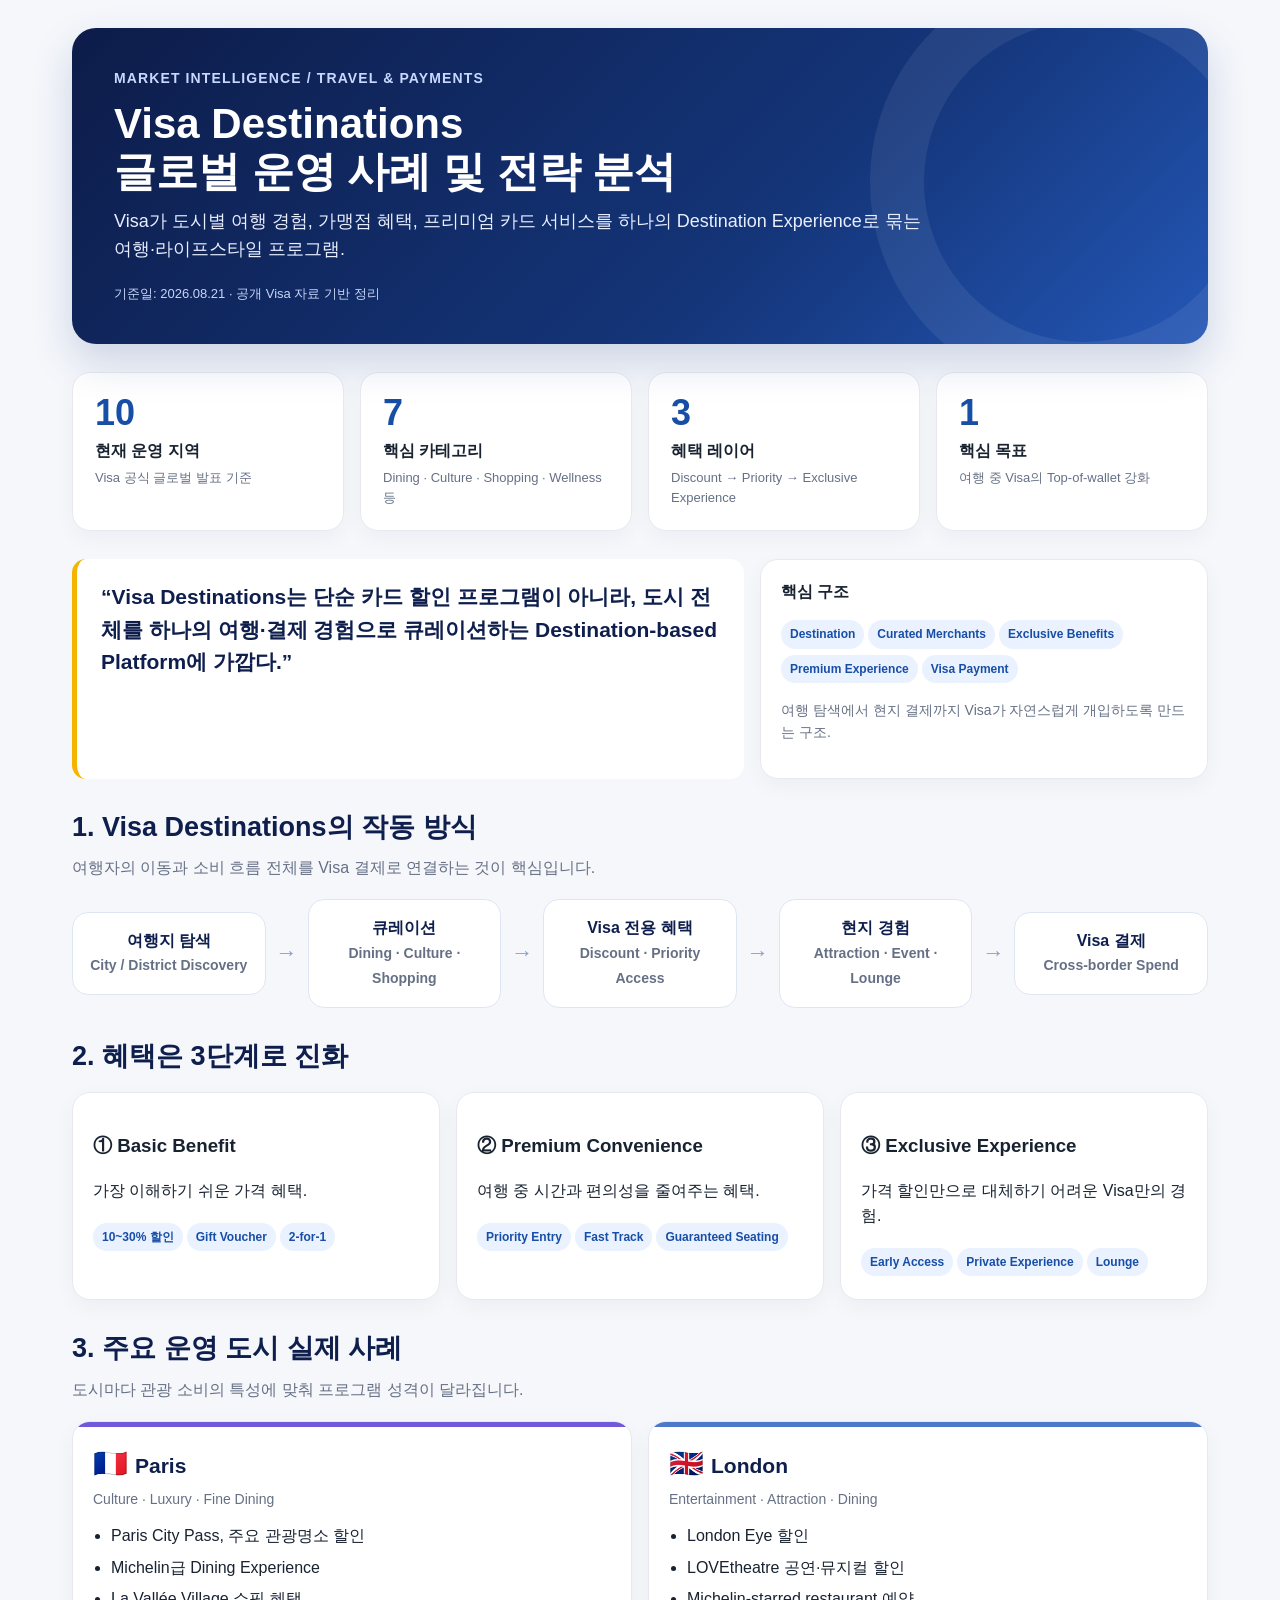
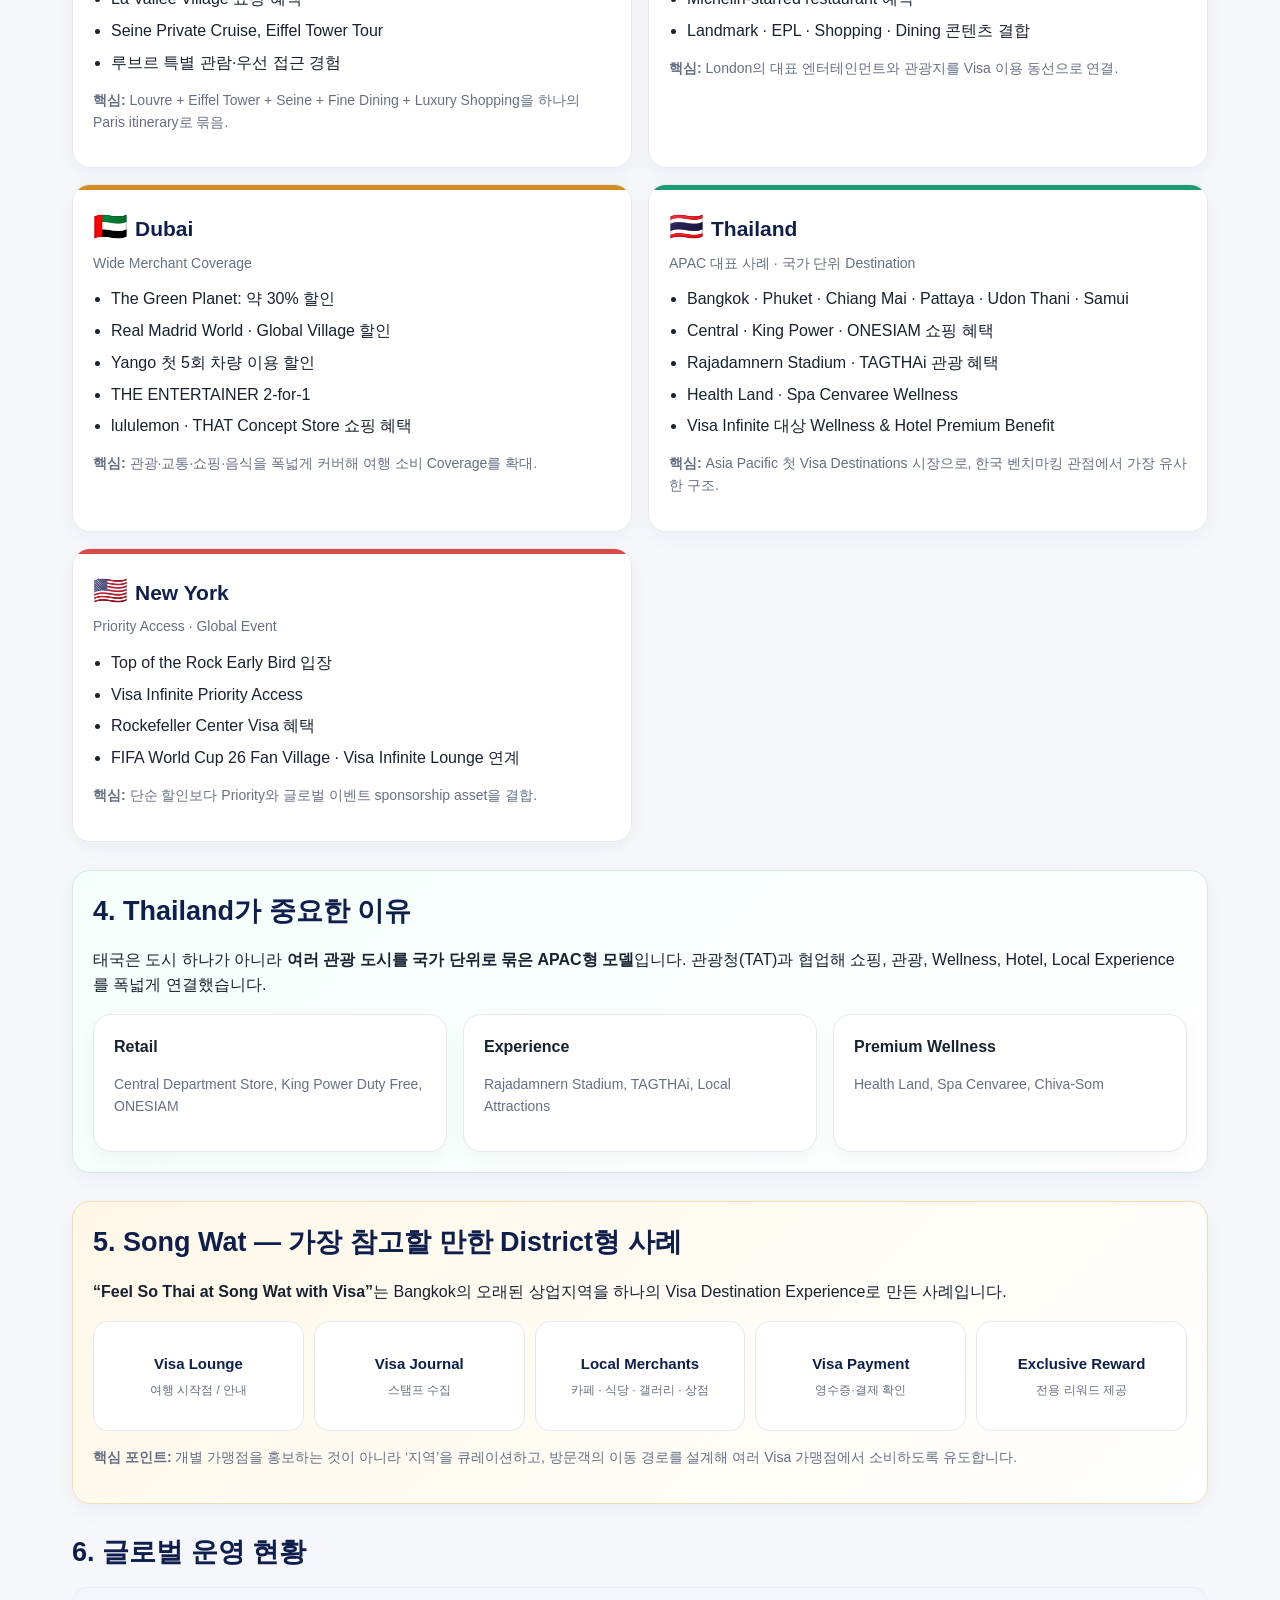
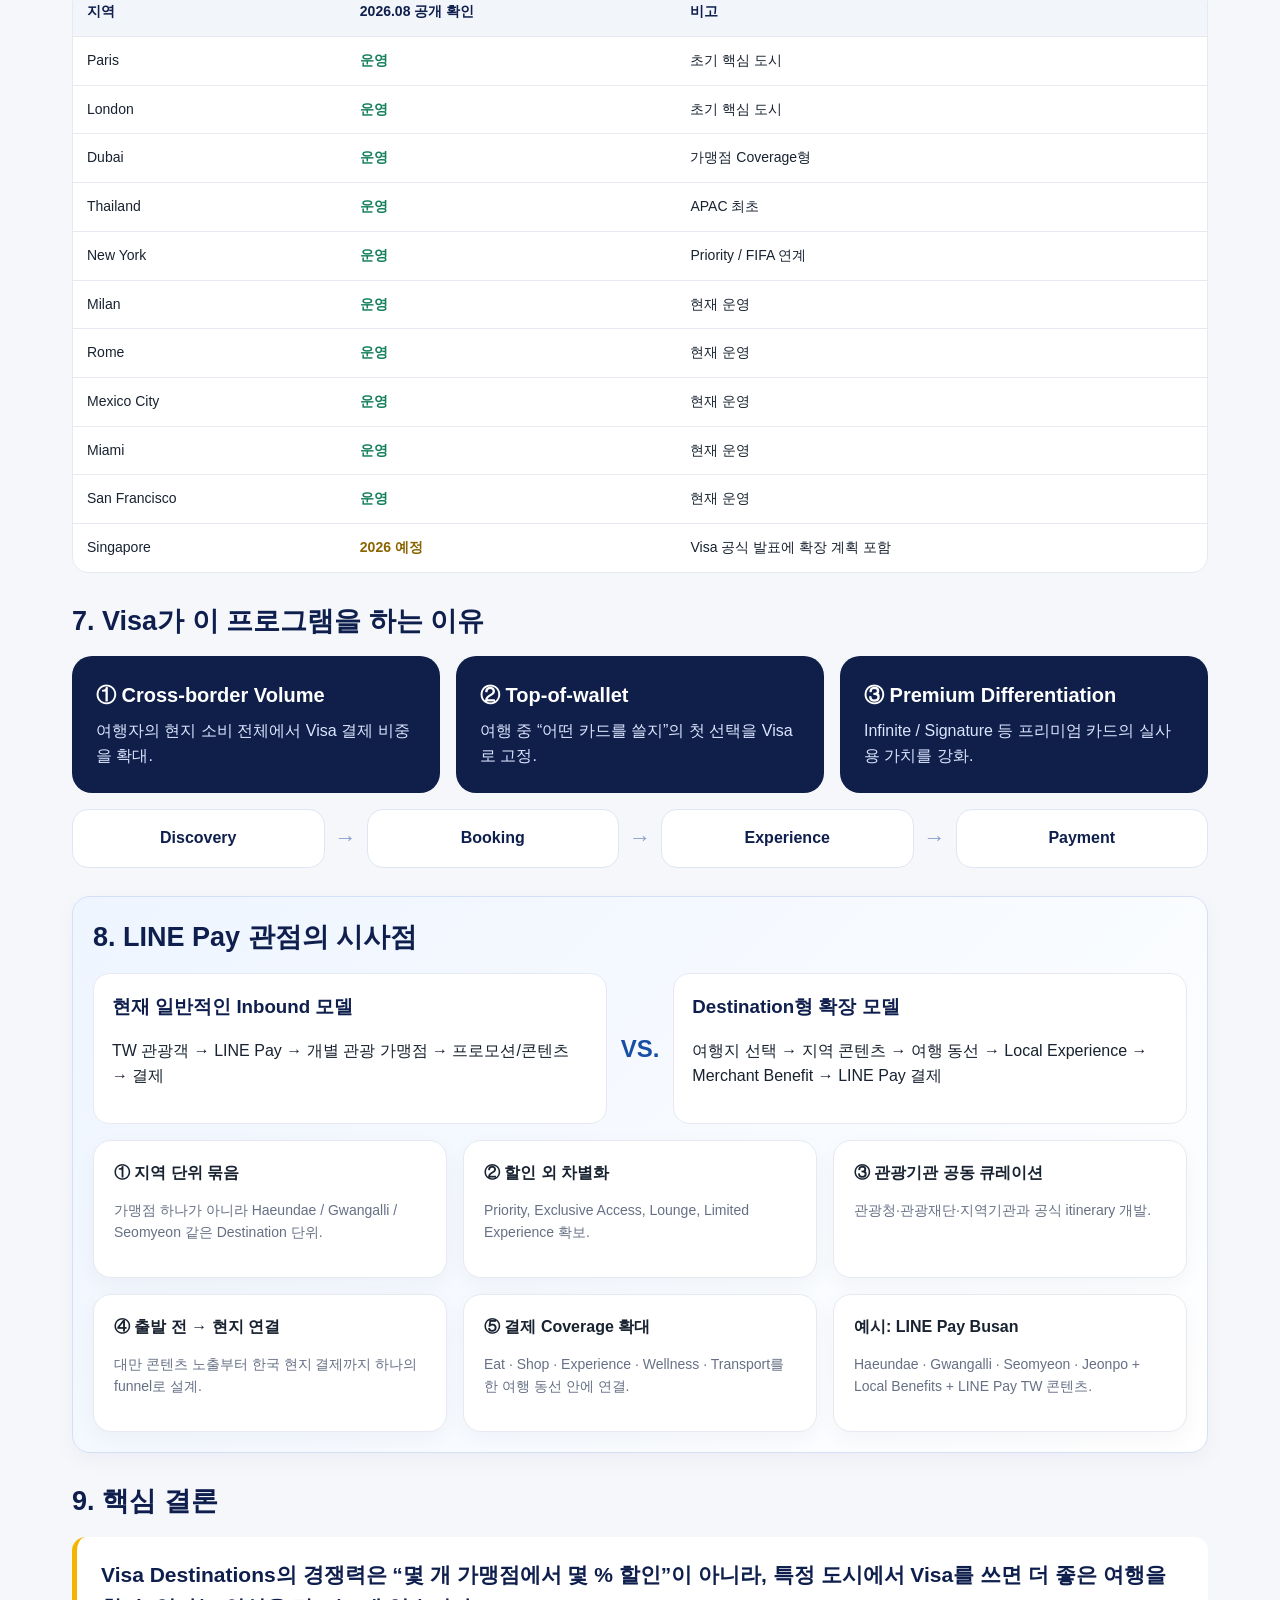
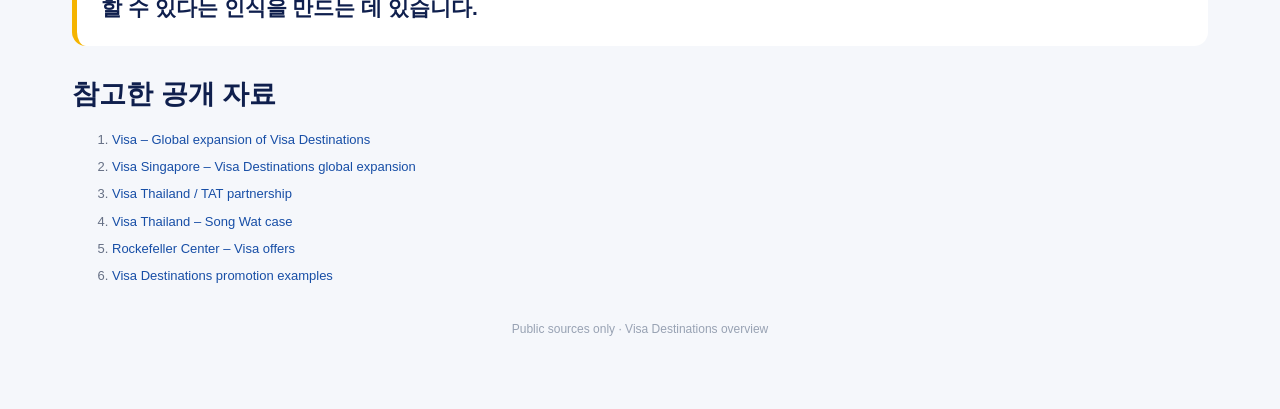
<file: reports/visa-destinations-report.html>
<!DOCTYPE html>
<html lang="ko">
<head>
<meta charset="UTF-8" />
<meta name="viewport" content="width=device-width, initial-scale=1.0" />
<link rel="icon" href="../static/favicon.svg" />
<title>Visa Destinations 분석 리포트</title>
<style>
  :root{
    --navy:#0f1f4d;
    --blue:#174ea6;
    --sky:#eaf2ff;
    --gold:#f5b400;
    --mint:#e9f8f3;
    --green:#16805d;
    --red:#c33b32;
    --ink:#182230;
    --muted:#667085;
    --line:#e6eaf0;
    --bg:#f5f7fb;
    --card:#ffffff;
  }
  *{box-sizing:border-box}
  body{margin:0;font-family:-apple-system,BlinkMacSystemFont,"Segoe UI","Noto Sans KR",Arial,sans-serif;background:var(--bg);color:var(--ink);line-height:1.55}
  a{color:var(--blue);text-decoration:none}
  .wrap{max-width:1180px;margin:0 auto;padding:28px 22px 70px}
  .hero{background:linear-gradient(135deg,#0d1c49 0%,#143579 62%,#2457b6 100%);color:#fff;border-radius:24px;padding:40px 42px;position:relative;overflow:hidden;box-shadow:0 18px 42px rgba(20,53,121,.18)}
  .hero:after{content:"";position:absolute;right:-90px;top:-60px;width:320px;height:320px;border-radius:50%;border:54px solid rgba(255,255,255,.07)}
  .hero .kicker{font-size:14px;font-weight:700;letter-spacing:.08em;color:#c8d8ff;text-transform:uppercase}
  .hero h1{font-size:42px;line-height:1.15;margin:10px 0 12px;max-width:800px}
  .hero p{font-size:18px;max-width:820px;color:#e9efff;margin:0}
  .hero .date{margin-top:20px;font-size:13px;color:#c7d5f8}
  .section{margin-top:28px}
  .section h2{font-size:27px;margin:0 0 14px;color:var(--navy)}
  .section .lead{color:var(--muted);margin-top:-6px;margin-bottom:18px}
  .grid{display:grid;gap:16px}
  .grid-3{grid-template-columns:repeat(3,1fr)}
  .grid-4{grid-template-columns:repeat(4,1fr)}
  .grid-2{grid-template-columns:repeat(2,1fr)}
  .card{background:var(--card);border:1px solid var(--line);border-radius:18px;padding:20px;box-shadow:0 7px 22px rgba(16,24,40,.04)}
  .stat{padding:22px}
  .stat .num{font-size:36px;font-weight:800;color:var(--blue);line-height:1}
  .stat .label{margin-top:8px;font-weight:700}
  .stat .sub{font-size:13px;color:var(--muted);margin-top:4px}
  .summary-box{display:grid;grid-template-columns:1.2fr .8fr;gap:16px}
  .quote{background:#fff;border-left:5px solid var(--gold);border-radius:14px;padding:22px 24px;font-size:21px;font-weight:750;color:var(--navy)}
  .mini{font-size:14px;color:var(--muted)}
  .flow{display:flex;align-items:center;justify-content:space-between;gap:10px;flex-wrap:wrap;margin-top:8px}
  .flow .step{flex:1;min-width:150px;background:#fff;border:1px solid #dfe6f3;border-radius:16px;padding:16px;text-align:center;font-weight:700;color:var(--navy)}
  .flow .arrow{font-size:22px;color:#89a1ce;font-weight:800}
  .pill{display:inline-block;padding:5px 9px;border-radius:999px;background:var(--sky);color:var(--blue);font-size:12px;font-weight:700;margin:3px 4px 3px 0}
  .city{position:relative;overflow:hidden}
  .city h3{margin:0 0 4px;font-size:21px;color:var(--navy)}
  .city .flag{font-size:28px;margin-right:7px}
  .city .tagline{color:var(--muted);font-size:14px;margin-bottom:13px}
  .city ul{padding-left:18px;margin:8px 0 0}
  .city li{margin:7px 0}
  .city:before{content:"";position:absolute;left:0;top:0;width:100%;height:5px;background:var(--blue)}
  .city.paris:before{background:#7259d9}.city.london:before{background:#4c79ca}.city.dubai:before{background:#d28b25}.city.thai:before{background:#1b9a73}.city.nyc:before{background:#d64d48}
  .deep{background:linear-gradient(135deg,#f5fffb,#ffffff);border:1px solid #cfede1}
  .songwat{background:linear-gradient(135deg,#fff8e8,#fff);border:1px solid #f0deb0}
  .diagram{display:grid;grid-template-columns:repeat(5,1fr);gap:10px;align-items:stretch}
  .diagram .node{background:white;border:1px solid var(--line);border-radius:15px;padding:15px;text-align:center;min-height:110px;display:flex;flex-direction:column;justify-content:center}
  .diagram .node b{color:var(--navy);font-size:15px}.diagram .node span{font-size:12px;color:var(--muted);margin-top:5px}
  .matrix{width:100%;border-collapse:separate;border-spacing:0;background:#fff;border:1px solid var(--line);border-radius:16px;overflow:hidden}
  .matrix th,.matrix td{padding:13px 14px;border-bottom:1px solid var(--line);text-align:left;font-size:14px;vertical-align:top}
  .matrix th{background:#f2f5fa;color:var(--navy);font-weight:800}
  .matrix tr:last-child td{border-bottom:0}
  .ok{color:var(--green);font-weight:800}.plan{color:#8a6400;font-weight:800}.na{color:var(--muted)}
  .insight{background:#101f4a;color:#fff;border-radius:20px;padding:24px}
  .insight h3{margin:0 0 8px;font-size:20px}.insight p{margin:0;color:#dce5ff}
  .lpbox{background:linear-gradient(135deg,#eef5ff,#ffffff);border:1px solid #d4e0f7}
  .lp-flow{display:grid;grid-template-columns:1fr auto 1fr;gap:14px;align-items:center}
  .lp-side{padding:18px;border-radius:16px;background:#fff;border:1px solid var(--line)}
  .lp-side h3{margin-top:0;color:var(--navy)}
  .vs{font-size:24px;font-weight:900;color:var(--blue)}
  .sources{font-size:13px;color:var(--muted)}
  .sources li{margin:7px 0}
  .footer{margin-top:34px;text-align:center;color:#98a2b3;font-size:12px}
  @media(max-width:900px){.grid-4,.grid-3,.grid-2,.summary-box,.lp-flow,.diagram{grid-template-columns:1fr}.flow{display:grid;grid-template-columns:1fr}.flow .arrow{transform:rotate(90deg);text-align:center}.hero h1{font-size:34px}.vs{text-align:center}}
  @media print{body{background:#fff}.wrap{max-width:none;padding:0}.hero,.card,.insight{box-shadow:none}.section{page-break-inside:avoid}}
</style>
</head>
<body>
<div class="wrap">
  <header class="hero">
    <div class="kicker">Market Intelligence / Travel & Payments</div>
    <h1>Visa Destinations<br>글로벌 운영 사례 및 전략 분석</h1>
    <p>Visa가 도시별 여행 경험, 가맹점 혜택, 프리미엄 카드 서비스를 하나의 Destination Experience로 묶는 여행·라이프스타일 프로그램.</p>
    <div class="date">기준일: 2026.08.21 · 공개 Visa 자료 기반 정리</div>
  </header>

  <section class="section">
    <div class="grid grid-4">
      <div class="card stat"><div class="num">10</div><div class="label">현재 운영 지역</div><div class="sub">Visa 공식 글로벌 발표 기준</div></div>
      <div class="card stat"><div class="num">7</div><div class="label">핵심 카테고리</div><div class="sub">Dining · Culture · Shopping · Wellness 등</div></div>
      <div class="card stat"><div class="num">3</div><div class="label">혜택 레이어</div><div class="sub">Discount → Priority → Exclusive Experience</div></div>
      <div class="card stat"><div class="num">1</div><div class="label">핵심 목표</div><div class="sub">여행 중 Visa의 Top-of-wallet 강화</div></div>
    </div>
  </section>

  <section class="section summary-box">
    <div class="quote">“Visa Destinations는 단순 카드 할인 프로그램이 아니라, 도시 전체를 하나의 여행·결제 경험으로 큐레이션하는 Destination-based Platform에 가깝다.”</div>
    <div class="card"><b>핵심 구조</b><div style="margin-top:12px"><span class="pill">Destination</span><span class="pill">Curated Merchants</span><span class="pill">Exclusive Benefits</span><span class="pill">Premium Experience</span><span class="pill">Visa Payment</span></div><p class="mini">여행 탐색에서 현지 결제까지 Visa가 자연스럽게 개입하도록 만드는 구조.</p></div>
  </section>

  <section class="section">
    <h2>1. Visa Destinations의 작동 방식</h2>
    <p class="lead">여행자의 이동과 소비 흐름 전체를 Visa 결제로 연결하는 것이 핵심입니다.</p>
    <div class="flow">
      <div class="step">여행지 탐색<br><span class="mini">City / District Discovery</span></div><div class="arrow">→</div>
      <div class="step">큐레이션<br><span class="mini">Dining · Culture · Shopping</span></div><div class="arrow">→</div>
      <div class="step">Visa 전용 혜택<br><span class="mini">Discount · Priority Access</span></div><div class="arrow">→</div>
      <div class="step">현지 경험<br><span class="mini">Attraction · Event · Lounge</span></div><div class="arrow">→</div>
      <div class="step">Visa 결제<br><span class="mini">Cross-border Spend</span></div>
    </div>
  </section>

  <section class="section">
    <h2>2. 혜택은 3단계로 진화</h2>
    <div class="grid grid-3">
      <div class="card"><h3>① Basic Benefit</h3><p>가장 이해하기 쉬운 가격 혜택.</p><span class="pill">10~30% 할인</span><span class="pill">Gift Voucher</span><span class="pill">2-for-1</span></div>
      <div class="card"><h3>② Premium Convenience</h3><p>여행 중 시간과 편의성을 줄여주는 혜택.</p><span class="pill">Priority Entry</span><span class="pill">Fast Track</span><span class="pill">Guaranteed Seating</span></div>
      <div class="card"><h3>③ Exclusive Experience</h3><p>가격 할인만으로 대체하기 어려운 Visa만의 경험.</p><span class="pill">Early Access</span><span class="pill">Private Experience</span><span class="pill">Lounge</span></div>
    </div>
  </section>

  <section class="section">
    <h2>3. 주요 운영 도시 실제 사례</h2>
    <p class="lead">도시마다 관광 소비의 특성에 맞춰 프로그램 성격이 달라집니다.</p>
    <div class="grid grid-2">
      <div class="card city paris"><h3><span class="flag">🇫🇷</span>Paris</h3><div class="tagline">Culture · Luxury · Fine Dining</div><ul><li>Paris City Pass, 주요 관광명소 할인</li><li>Michelin급 Dining Experience</li><li>La Vallée Village 쇼핑 혜택</li><li>Seine Private Cruise, Eiffel Tower Tour</li><li>루브르 특별 관람·우선 접근 경험</li></ul><p class="mini"><b>핵심:</b> Louvre + Eiffel Tower + Seine + Fine Dining + Luxury Shopping을 하나의 Paris itinerary로 묶음.</p></div>
      <div class="card city london"><h3><span class="flag">🇬🇧</span>London</h3><div class="tagline">Entertainment · Attraction · Dining</div><ul><li>London Eye 할인</li><li>LOVEtheatre 공연·뮤지컬 할인</li><li>Michelin-starred restaurant 예약</li><li>Landmark · EPL · Shopping · Dining 콘텐츠 결합</li></ul><p class="mini"><b>핵심:</b> London의 대표 엔터테인먼트와 관광지를 Visa 이용 동선으로 연결.</p></div>
      <div class="card city dubai"><h3><span class="flag">🇦🇪</span>Dubai</h3><div class="tagline">Wide Merchant Coverage</div><ul><li>The Green Planet: 약 30% 할인</li><li>Real Madrid World · Global Village 할인</li><li>Yango 첫 5회 차량 이용 할인</li><li>THE ENTERTAINER 2-for-1</li><li>lululemon · THAT Concept Store 쇼핑 혜택</li></ul><p class="mini"><b>핵심:</b> 관광·교통·쇼핑·음식을 폭넓게 커버해 여행 소비 Coverage를 확대.</p></div>
      <div class="card city thai"><h3><span class="flag">🇹🇭</span>Thailand</h3><div class="tagline">APAC 대표 사례 · 국가 단위 Destination</div><ul><li>Bangkok · Phuket · Chiang Mai · Pattaya · Udon Thani · Samui</li><li>Central · King Power · ONESIAM 쇼핑 혜택</li><li>Rajadamnern Stadium · TAGTHAi 관광 혜택</li><li>Health Land · Spa Cenvaree Wellness</li><li>Visa Infinite 대상 Wellness & Hotel Premium Benefit</li></ul><p class="mini"><b>핵심:</b> Asia Pacific 첫 Visa Destinations 시장으로, 한국 벤치마킹 관점에서 가장 유사한 구조.</p></div>
      <div class="card city nyc"><h3><span class="flag">🇺🇸</span>New York</h3><div class="tagline">Priority Access · Global Event</div><ul><li>Top of the Rock Early Bird 입장</li><li>Visa Infinite Priority Access</li><li>Rockefeller Center Visa 혜택</li><li>FIFA World Cup 26 Fan Village · Visa Infinite Lounge 연계</li></ul><p class="mini"><b>핵심:</b> 단순 할인보다 Priority와 글로벌 이벤트 sponsorship asset을 결합.</p></div>
    </div>
  </section>

  <section class="section">
    <div class="card deep">
      <h2>4. Thailand가 중요한 이유</h2>
      <p>태국은 도시 하나가 아니라 <b>여러 관광 도시를 국가 단위로 묶은 APAC형 모델</b>입니다. 관광청(TAT)과 협업해 쇼핑, 관광, Wellness, Hotel, Local Experience를 폭넓게 연결했습니다.</p>
      <div class="grid grid-3" style="margin-top:14px">
        <div class="card"><b>Retail</b><p class="mini">Central Department Store, King Power Duty Free, ONESIAM</p></div>
        <div class="card"><b>Experience</b><p class="mini">Rajadamnern Stadium, TAGTHAi, Local Attractions</p></div>
        <div class="card"><b>Premium Wellness</b><p class="mini">Health Land, Spa Cenvaree, Chiva-Som</p></div>
      </div>
    </div>
  </section>

  <section class="section">
    <div class="card songwat">
      <h2>5. Song Wat — 가장 참고할 만한 District형 사례</h2>
      <p><b>“Feel So Thai at Song Wat with Visa”</b>는 Bangkok의 오래된 상업지역을 하나의 Visa Destination Experience로 만든 사례입니다.</p>
      <div class="diagram" style="margin-top:16px">
        <div class="node"><b>Visa Lounge</b><span>여행 시작점 / 안내</span></div>
        <div class="node"><b>Visa Journal</b><span>스탬프 수집</span></div>
        <div class="node"><b>Local Merchants</b><span>카페 · 식당 · 갤러리 · 상점</span></div>
        <div class="node"><b>Visa Payment</b><span>영수증·결제 확인</span></div>
        <div class="node"><b>Exclusive Reward</b><span>전용 리워드 제공</span></div>
      </div>
      <p class="mini" style="margin-top:16px"><b>핵심 포인트:</b> 개별 가맹점을 홍보하는 것이 아니라 ‘지역’을 큐레이션하고, 방문객의 이동 경로를 설계해 여러 Visa 가맹점에서 소비하도록 유도합니다.</p>
    </div>
  </section>

  <section class="section">
    <h2>6. 글로벌 운영 현황</h2>
    <table class="matrix">
      <thead><tr><th>지역</th><th>2026.08 공개 확인</th><th>비고</th></tr></thead>
      <tbody>
        <tr><td>Paris</td><td class="ok">운영</td><td>초기 핵심 도시</td></tr>
        <tr><td>London</td><td class="ok">운영</td><td>초기 핵심 도시</td></tr>
        <tr><td>Dubai</td><td class="ok">운영</td><td>가맹점 Coverage형</td></tr>
        <tr><td>Thailand</td><td class="ok">운영</td><td>APAC 최초</td></tr>
        <tr><td>New York</td><td class="ok">운영</td><td>Priority / FIFA 연계</td></tr>
        <tr><td>Milan</td><td class="ok">운영</td><td>현재 운영</td></tr>
        <tr><td>Rome</td><td class="ok">운영</td><td>현재 운영</td></tr>
        <tr><td>Mexico City</td><td class="ok">운영</td><td>현재 운영</td></tr>
        <tr><td>Miami</td><td class="ok">운영</td><td>현재 운영</td></tr>
        <tr><td>San Francisco</td><td class="ok">운영</td><td>현재 운영</td></tr>
        <tr><td>Singapore</td><td class="plan">2026 예정</td><td>Visa 공식 발표에 확장 계획 포함</td></tr>
      </tbody>
    </table>
  </section>

  <section class="section">
    <h2>7. Visa가 이 프로그램을 하는 이유</h2>
    <div class="grid grid-3">
      <div class="insight"><h3>① Cross-border Volume</h3><p>여행자의 현지 소비 전체에서 Visa 결제 비중을 확대.</p></div>
      <div class="insight"><h3>② Top-of-wallet</h3><p>여행 중 “어떤 카드를 쓸지”의 첫 선택을 Visa로 고정.</p></div>
      <div class="insight"><h3>③ Premium Differentiation</h3><p>Infinite / Signature 등 프리미엄 카드의 실사용 가치를 강화.</p></div>
    </div>
    <div class="flow" style="margin-top:16px">
      <div class="step">Discovery</div><div class="arrow">→</div><div class="step">Booking</div><div class="arrow">→</div><div class="step">Experience</div><div class="arrow">→</div><div class="step">Payment</div>
    </div>
  </section>

  <section class="section">
    <div class="card lpbox">
      <h2>8. LINE Pay 관점의 시사점</h2>
      <div class="lp-flow">
        <div class="lp-side"><h3>현재 일반적인 Inbound 모델</h3><p>TW 관광객 → LINE Pay → 개별 관광 가맹점 → 프로모션/콘텐츠 → 결제</p></div>
        <div class="vs">VS.</div>
        <div class="lp-side"><h3>Destination형 확장 모델</h3><p>여행지 선택 → 지역 콘텐츠 → 여행 동선 → Local Experience → Merchant Benefit → LINE Pay 결제</p></div>
      </div>
      <div class="grid grid-3" style="margin-top:16px">
        <div class="card"><b>① 지역 단위 묶음</b><p class="mini">가맹점 하나가 아니라 Haeundae / Gwangalli / Seomyeon 같은 Destination 단위.</p></div>
        <div class="card"><b>② 할인 외 차별화</b><p class="mini">Priority, Exclusive Access, Lounge, Limited Experience 확보.</p></div>
        <div class="card"><b>③ 관광기관 공동 큐레이션</b><p class="mini">관광청·관광재단·지역기관과 공식 itinerary 개발.</p></div>
        <div class="card"><b>④ 출발 전 → 현지 연결</b><p class="mini">대만 콘텐츠 노출부터 한국 현지 결제까지 하나의 funnel로 설계.</p></div>
        <div class="card"><b>⑤ 결제 Coverage 확대</b><p class="mini">Eat · Shop · Experience · Wellness · Transport를 한 여행 동선 안에 연결.</p></div>
        <div class="card"><b>예시: LINE Pay Busan</b><p class="mini">Haeundae · Gwangalli · Seomyeon · Jeonpo + Local Benefits + LINE Pay TW 콘텐츠.</p></div>
      </div>
    </div>
  </section>

  <section class="section">
    <h2>9. 핵심 결론</h2>
    <div class="quote">Visa Destinations의 경쟁력은 “몇 개 가맹점에서 몇 % 할인”이 아니라, <b>특정 도시에서 Visa를 쓰면 더 좋은 여행을 할 수 있다</b>는 인식을 만드는 데 있습니다.</div>
  </section>

  <section class="section">
    <h2>참고한 공개 자료</h2>
    <ol class="sources">
      <li><a href="https://usa.visa.com/about-visa/newsroom/press-releases.releaseId.22521.html" target="_blank" rel="noopener noreferrer">Visa – Global expansion of Visa Destinations</a></li>
      <li><a href="https://www.visa.com.sg/about-visa/newsroom/press-releases/visa-redefines-its-role-in-travel-with-the-global-expansion-of-visa-destinations.html" target="_blank" rel="noopener noreferrer">Visa Singapore – Visa Destinations global expansion</a></li>
      <li><a href="https://www.visa.co.th/en_TH/about-visa/newsroom/press-releases/visa-and-tourism-authority-of-thailand-tat-partner-to-shape-thailands-next-phase-of-value-led-inbound-tourism.html" target="_blank" rel="noopener noreferrer">Visa Thailand / TAT partnership</a></li>
      <li><a href="https://www.visa.co.th/en_TH/about-visa/newsroom/press-releases/visa-destinations-thailand-puts-song-wat-on-the-map-as-a-must-visit-cultural-district.html" target="_blank" rel="noopener noreferrer">Visa Thailand – Song Wat case</a></li>
      <li><a href="https://www.rockefellercenter.com/visa-offers" target="_blank" rel="noopener noreferrer">Rockefeller Center – Visa offers</a></li>
      <li><a href="https://www.visa.com.ge/en_GE/pay-with-visa/promotions/visa-destinations.html" target="_blank" rel="noopener noreferrer">Visa Destinations promotion examples</a></li>
    </ol>
  </section>

  <div class="footer">Public sources only · Visa Destinations overview</div>
</div>
</body>
</html>
</file>
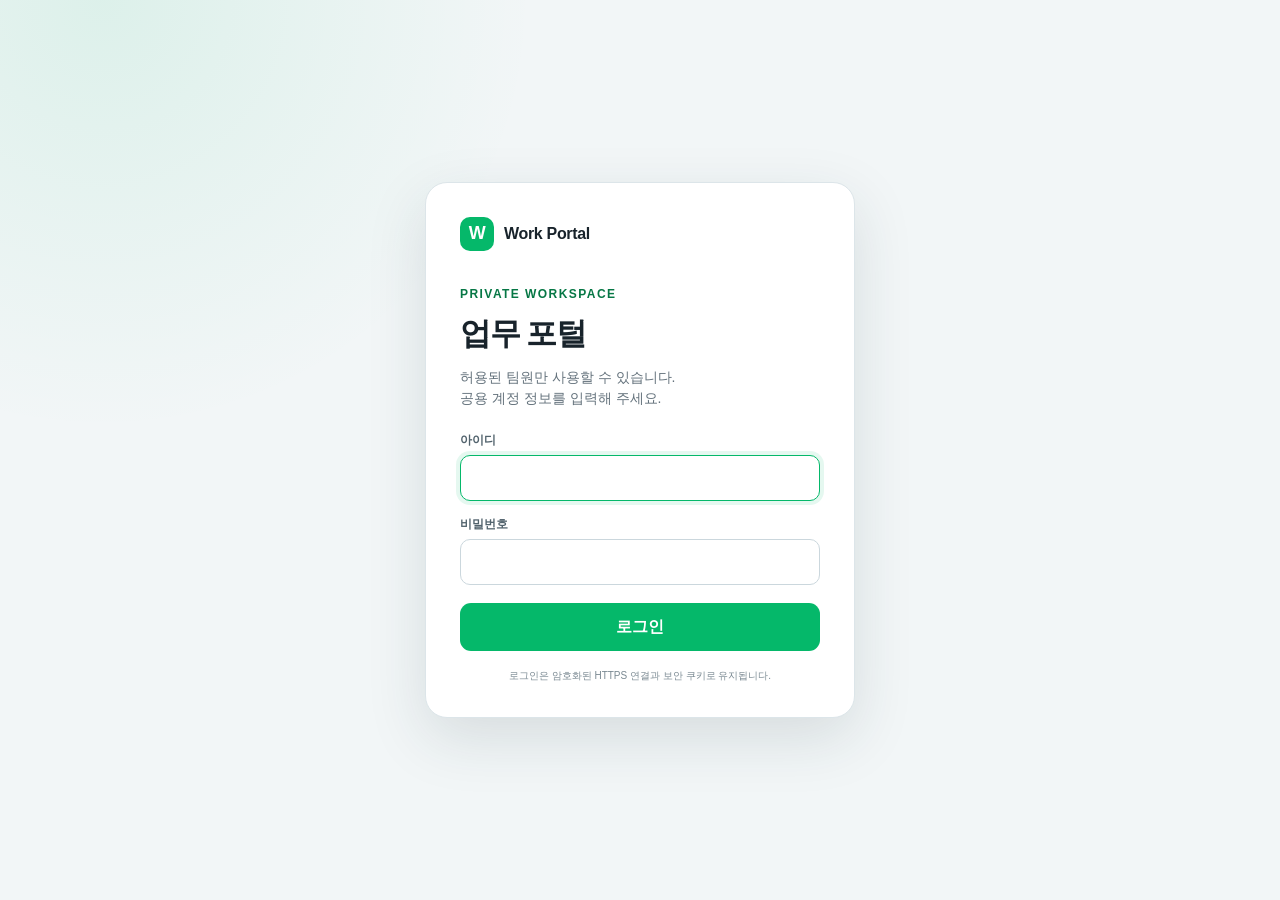
<file: static/login.html>
<!doctype html>
<html lang="ko">
<head>
  <meta charset="utf-8">
  <meta name="viewport" content="width=device-width, initial-scale=1">
  <meta name="color-scheme" content="light">
  <link rel="icon" href="/favicon.svg">
  <link rel="stylesheet" href="/static/styles.css">
  <title>로그인 · 업무 포털</title>
</head>
<body class="login-page">
  <main class="login-shell">
    <section class="login-card">
      <div class="login-brand"><span class="brand-mark">W</span><span>Work Portal</span></div>
      <p class="eyebrow">PRIVATE WORKSPACE</p>
      <h1>업무 포털</h1>
      <p class="login-description">허용된 팀원만 사용할 수 있습니다.<br>공용 계정 정보를 입력해 주세요.</p>
      <div class="login-error" id="loginError" hidden>아이디 또는 비밀번호가 올바르지 않습니다.</div>
      <form class="login-form" method="post" action="/login">
        <label>아이디<input type="text" name="username" autocomplete="username" required autofocus></label>
        <label>비밀번호<input type="password" name="password" autocomplete="current-password" required></label>
        <button type="submit">로그인</button>
      </form>
      <p class="login-security">로그인은 암호화된 HTTPS 연결과 보안 쿠키로 유지됩니다.</p>
    </section>
  </main>
  <script src="/static/login.js" defer></script>
</body>
</html>
</file>
<file: static/styles.css>
:root {
  --ink: #18232b;
  --muted: #64727c;
  --line: #dce5e9;
  --paper: #ffffff;
  --background: #f2f6f7;
  --brand: #05b86a;
  --brand-dark: #067745;
  --brand-soft: #e6f8ef;
  --public: #a65f00;
  --public-soft: #fff3dc;
  --shadow: 0 14px 40px rgba(34, 57, 70, .09);
}
* { box-sizing: border-box; }
body {
  margin: 0;
  min-width: 320px;
  background:
    radial-gradient(circle at 8% 0%, rgba(5,184,106,.09), transparent 27rem),
    var(--background);
  color: var(--ink);
  font-family: -apple-system, BlinkMacSystemFont, "Apple SD Gothic Neo", "Noto Sans KR", "Segoe UI", sans-serif;
  line-height: 1.5;
}
button, input { font: inherit; }
button, a { -webkit-tap-highlight-color: transparent; }
.site-header { border-bottom: 1px solid rgba(215,225,230,.85); background: rgba(255,255,255,.82); backdrop-filter: blur(14px); }
.header-inner { max-width: 1240px; min-height: 68px; margin: 0 auto; padding: 0 26px; display: flex; align-items: center; justify-content: space-between; gap: 16px; }
.brand, .login-brand { display: inline-flex; align-items: center; gap: 10px; color: var(--ink); font-weight: 900; text-decoration: none; letter-spacing: -.02em; }
.brand-mark { width: 34px; height: 34px; display: inline-grid; place-items: center; border-radius: 10px; background: var(--brand); color: white; font-size: 18px; }
.logout-button { min-height: 38px; padding: 8px 13px; border: 1px solid #d3dde2; border-radius: 10px; background: white; color: #4c5d67; font-weight: 750; cursor: pointer; }
.logout-button:hover { border-color: #acbbc3; color: var(--ink); }
main { max-width: 1240px; margin: 0 auto; padding: 48px 26px 70px; }
.hero { display: flex; align-items: flex-end; justify-content: space-between; gap: 32px; margin-bottom: 28px; }
.eyebrow { margin: 0 0 8px; color: var(--brand-dark); font-size: 12px; font-weight: 900; letter-spacing: .12em; }
.hero h1 { margin: 0; font-size: clamp(34px, 5vw, 57px); line-height: 1.06; letter-spacing: -.055em; }
.hero-copy > p:last-child { max-width: 680px; margin: 14px 0 0; color: var(--muted); font-size: 16px; }
.hero-count { min-width: 145px; padding: 17px 20px; border: 1px solid #cfe7db; border-radius: 16px; background: var(--brand-soft); color: var(--brand-dark); }
.hero-count strong { display: block; font-size: 30px; line-height: 1; }
.hero-count span { display: block; margin-top: 5px; font-size: 12px; font-weight: 750; }
.portal-nav { display: grid; grid-template-columns: repeat(2, minmax(0, 1fr)); gap: 12px; margin-bottom: 42px; }
.portal-tab { min-height: 90px; padding: 17px 19px; border: 1px solid #d3dee3; border-radius: 16px; background: rgba(255,255,255,.76); color: var(--ink); text-align: left; cursor: pointer; transition: border-color .15s ease, background .15s ease, transform .15s ease; }
.portal-tab:hover { border-color: #a8cabb; transform: translateY(-1px); }
.portal-tab.active { border-color: var(--brand); background: var(--brand-soft); box-shadow: 0 8px 25px rgba(5,119,69,.08); }
.portal-tab span, .portal-tab small { display: block; }
.portal-tab span { font-size: 17px; font-weight: 900; letter-spacing: -.025em; }
.portal-tab small { margin-top: 5px; color: var(--muted); font-size: 11px; font-weight: 700; }
.section-heading { margin-bottom: 18px; }
.section-kicker { margin: 0 0 4px; color: var(--brand-dark); font-size: 10px; font-weight: 900; letter-spacing: .12em; }
.section-heading h2 { margin: 0; font-size: 27px; letter-spacing: -.04em; }
.section-heading > p:last-child { margin: 5px 0 0; color: var(--muted); font-size: 13px; }
.toolbar { display: flex; align-items: center; justify-content: space-between; gap: 14px; margin-bottom: 18px; }
.search-field { flex: 1 1 370px; max-width: 500px; position: relative; }
.search-field span { position: absolute; left: 15px; top: 50%; transform: translateY(-54%); color: #778790; font-size: 23px; }
.search-field input { width: 100%; min-height: 48px; padding: 10px 14px 10px 44px; border: 1px solid #cdd9df; border-radius: 13px; background: white; outline: none; }
.search-field input:focus { border-color: var(--brand); box-shadow: 0 0 0 4px rgba(5,184,106,.11); }
.category-filter { display: flex; flex-wrap: wrap; justify-content: flex-end; gap: 7px; }
.category-filter button { min-height: 38px; padding: 8px 13px; border: 1px solid #d2dce1; border-radius: 999px; background: white; color: #586872; font-size: 13px; font-weight: 800; cursor: pointer; }
.category-filter button.active { border-color: var(--brand); background: var(--brand-soft); color: var(--brand-dark); }
.notice { margin-bottom: 20px; padding: 12px 15px; border: 1px solid #efd9ac; border-radius: 12px; background: #fff9ed; color: #76531e; font-size: 12px; }
.policy-notice { border-color: #e7c57b; background: #fff6df; color: #704a0d; font-weight: 750; }
.tool-grid { display: grid; grid-template-columns: repeat(3, minmax(0, 1fr)); gap: 17px; }
.tool-card { min-height: 360px; display: flex; flex-direction: column; padding: 21px; border: 1px solid var(--line); border-radius: 18px; background: var(--paper); box-shadow: var(--shadow); }
.tool-card.featured { border-color: #c6e7d6; }
.tool-card-head { display: flex; align-items: flex-start; justify-content: space-between; gap: 12px; margin-bottom: 18px; }
.tool-icon { width: 48px; height: 48px; display: grid; place-items: center; border-radius: 14px; background: #f0f5f6; font-size: 25px; }
.access-badge { padding: 5px 8px; border-radius: 999px; font-size: 10px; font-weight: 900; }
.access-badge.public { background: var(--public-soft); color: var(--public); }
.access-badge.protected { background: var(--brand-soft); color: var(--brand-dark); }
.tool-category { margin: 0 0 6px; color: var(--brand-dark); font-size: 11px; font-weight: 900; }
.tool-card h3 { margin: 0; font-size: 21px; letter-spacing: -.035em; }
.tool-description { min-height: 66px; margin: 10px 0 14px; color: var(--muted); font-size: 13px; }
.tag-list { display: flex; flex-wrap: wrap; gap: 6px; }
.tag-list span { padding: 5px 8px; border-radius: 7px; background: #f1f5f6; color: #586872; font-size: 10px; font-weight: 800; }
.processing-note { margin-top: auto; padding-top: 18px; color: #72808a; font-size: 11px; }
.processing-note::before { content: "처리 방식 · "; font-weight: 900; }
.reference-note { margin-top: auto; padding-top: 18px; color: #72808a; font-size: 11px; }
.reference-note::before { content: "자료 기준 · "; font-weight: 900; }
.risk-note { margin: 14px 0 0; padding: 10px 11px; border: 1px solid #f2d49c; border-radius: 10px; background: #fff8e8; color: #80520d; font-size: 11px; line-height: 1.5; }
.risk-note::before { content: "주의 · "; font-weight: 900; }
.tool-actions { display: grid; grid-template-columns: 1fr auto; gap: 8px; margin-top: 12px; }
.tool-actions a { min-height: 43px; display: inline-flex; align-items: center; justify-content: center; border-radius: 10px; text-decoration: none; font-size: 13px; font-weight: 900; }
.open-tool { background: var(--brand); color: white; }
.open-tool:hover { background: var(--brand-dark); }
.empty-state { padding: 70px 20px; border: 1px dashed #bdcad0; border-radius: 18px; text-align: center; color: var(--muted); }
.empty-state strong, .empty-state span { display: block; }
.empty-state strong { color: var(--ink); margin-bottom: 5px; }
.load-error { grid-column: 1 / -1; padding: 40px; border-radius: 15px; background: white; text-align: center; }
.load-error strong, .load-error span { display: block; }
.load-error span { margin-top: 6px; color: var(--muted); }
footer { max-width: 1240px; margin: 0 auto; padding: 22px 26px 34px; border-top: 1px solid var(--line); display: flex; justify-content: space-between; gap: 18px; color: var(--muted); font-size: 11px; }
footer code { color: #41525c; }
.login-page { min-height: 100vh; display: grid; place-items: center; padding: 24px; }
.login-shell { width: 100%; max-width: 430px; padding: 0; }
.login-card { padding: 34px; border: 1px solid var(--line); border-radius: 22px; background: white; box-shadow: 0 20px 60px rgba(30,52,65,.13); }
.login-brand { margin-bottom: 34px; }
.login-card h1 { margin: 0; font-size: 31px; letter-spacing: -.045em; }
.login-description { margin: 10px 0 22px; color: var(--muted); font-size: 14px; }
.login-error { margin-bottom: 14px; padding: 10px 12px; border-radius: 9px; background: #fff0f0; color: #b13232; font-size: 12px; font-weight: 750; }
.login-form { display: grid; gap: 14px; }
.login-form label { display: grid; gap: 6px; color: #52636d; font-size: 12px; font-weight: 800; }
.login-form input { width: 100%; min-height: 46px; padding: 10px 12px; border: 1px solid #cbd7dd; border-radius: 10px; outline: none; }
.login-form input:focus { border-color: var(--brand); box-shadow: 0 0 0 4px rgba(5,184,106,.1); }
.login-form button { min-height: 48px; margin-top: 4px; border: 0; border-radius: 11px; background: var(--brand); color: white; font-weight: 900; cursor: pointer; }
.login-form button:hover { background: var(--brand-dark); }
.login-security { margin: 17px 0 0; color: #7a8992; text-align: center; font-size: 10px; }
@media (max-width: 960px) {
  .tool-grid { grid-template-columns: repeat(2, minmax(0, 1fr)); }
  .toolbar { align-items: stretch; flex-direction: column; }
  .search-field { max-width: none; flex-basis: auto; }
  .category-filter { justify-content: flex-start; }
}
@media (max-width: 620px) {
  .header-inner { min-height: 62px; padding: 0 16px; }
  main { padding: 34px 16px 52px; }
  .hero { display: block; }
  .hero-count { display: inline-block; min-width: 130px; margin-top: 21px; }
  .hero h1 { font-size: 37px; }
  .portal-nav { grid-template-columns: 1fr; margin-bottom: 34px; }
  .portal-tab { min-height: 78px; }
  .tool-grid { grid-template-columns: 1fr; }
  .tool-card { min-height: 330px; }
  footer { padding: 20px 16px 30px; flex-direction: column; }
  .login-page { padding: 14px; }
  .login-card { padding: 27px 22px; }
}
</file>
